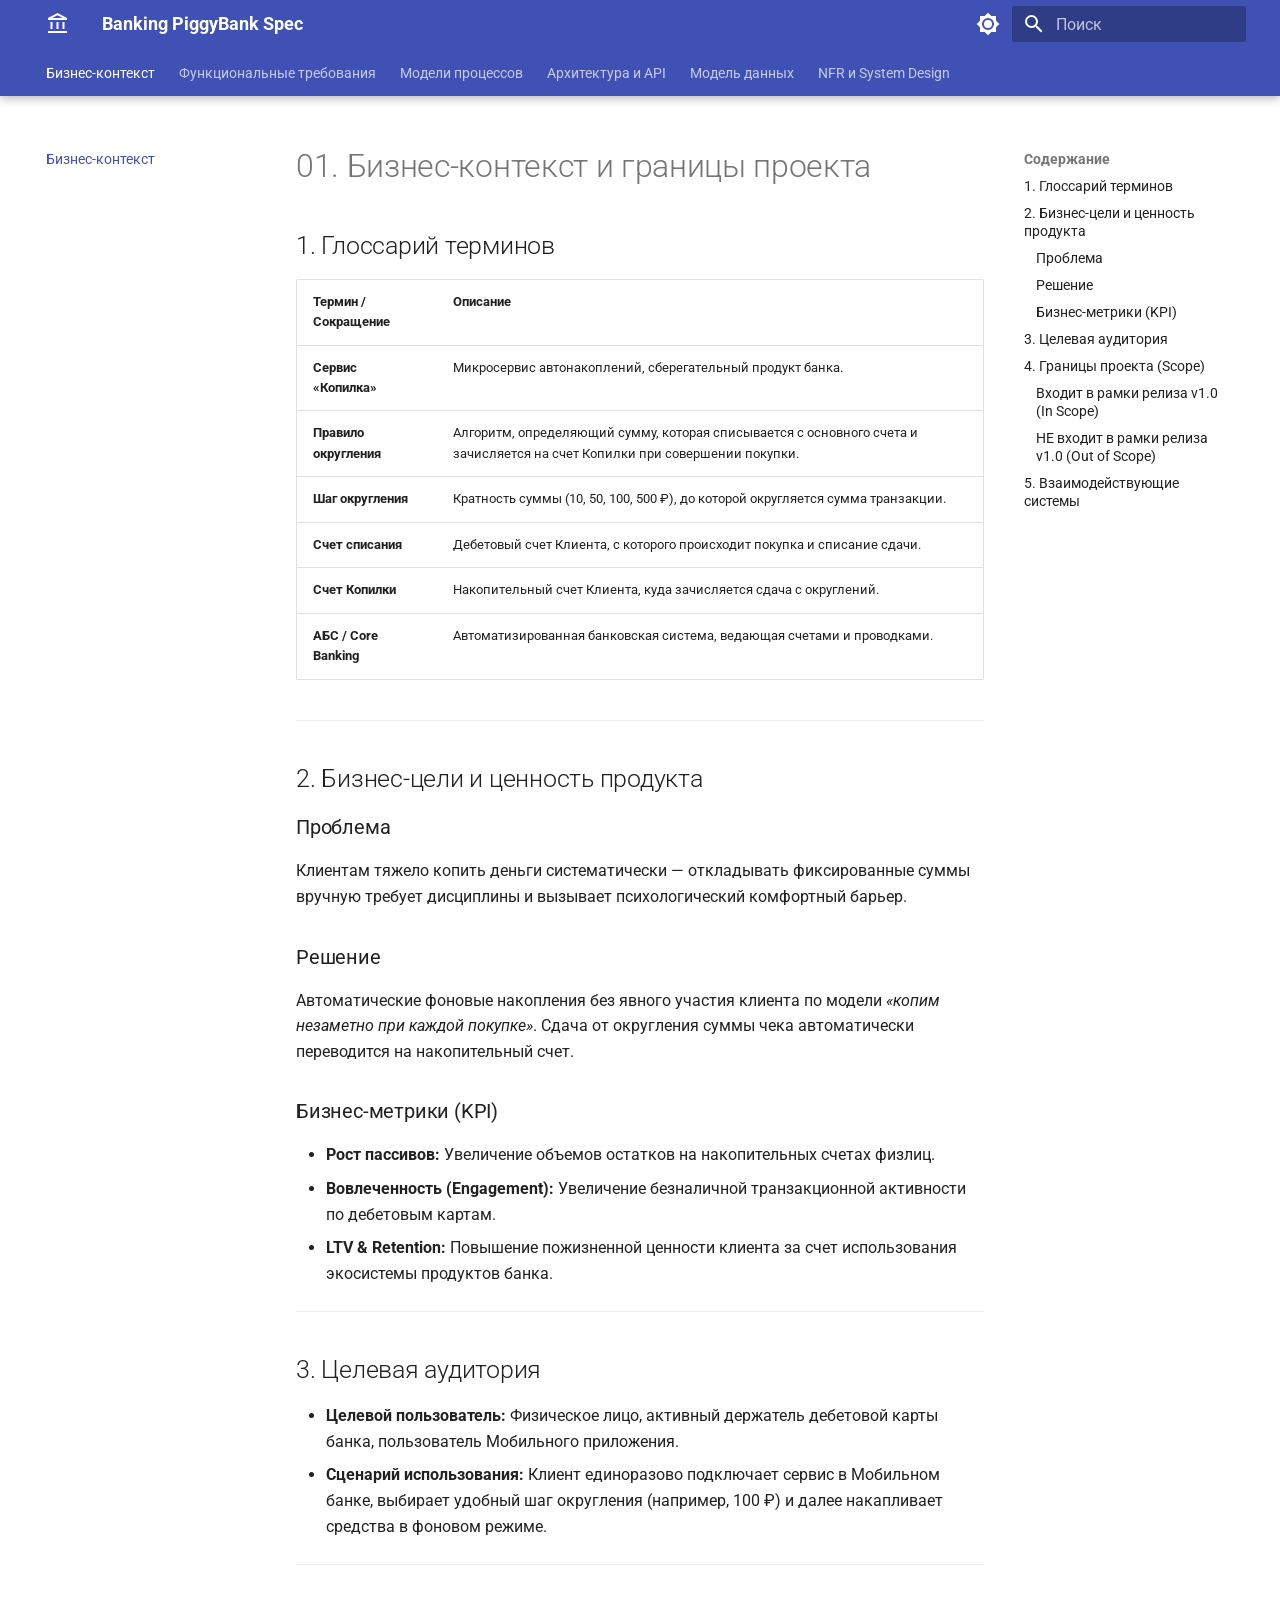
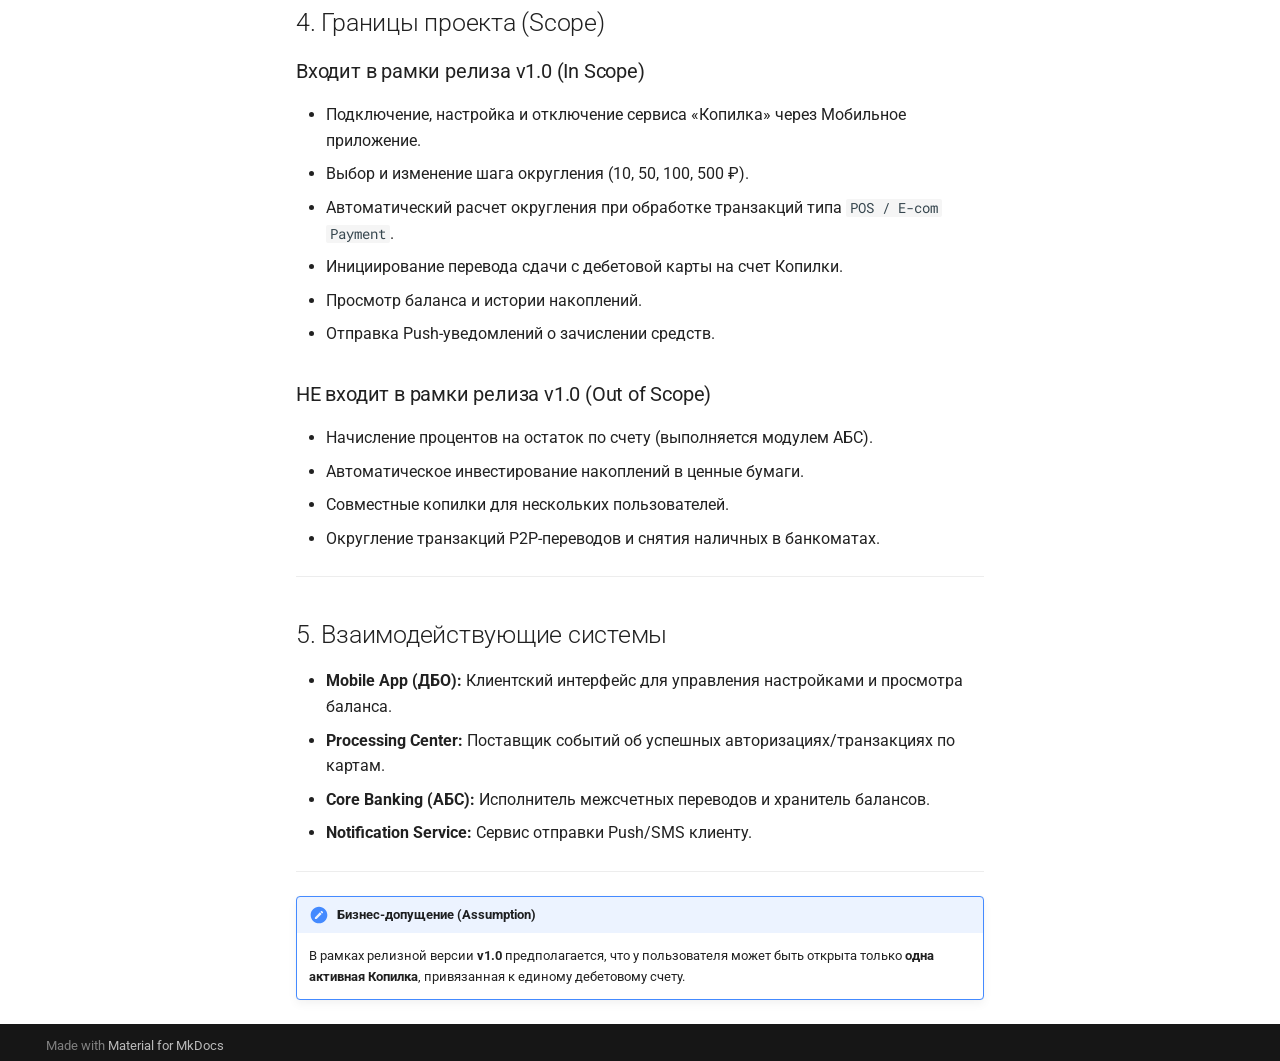
<file: index.html>
<!doctype html>
<html lang="ru" class="no-js">
  <head>
    
      <meta charset="utf-8">
      <meta name="viewport" content="width=device-width,initial-scale=1">
      
        <meta name="description" content="Спецификация и ТЗ для банковского сервиса автонакоплений "Копилка"">
      
      
        <meta name="author" content="Ksenia">
      
      
        <link rel="canonical" href="https://ubivator5000.github.io/banking-piggybank-spec/">
      
      
      
      
        
      
      
      <link rel="icon" href="assets/images/favicon.png">
      <meta name="generator" content="mkdocs-1.6.1, mkdocs-material-9.7.7">
    
    
      
        <title>Banking PiggyBank Spec</title>
      
    
    
      <link rel="stylesheet" href="assets/stylesheets/main.ec1eaa64.min.css">
      
        
        <link rel="stylesheet" href="assets/stylesheets/palette.ab4e12ef.min.css">
      
      


    
    
      
    
    
      
        
        
        <link rel="preconnect" href="https://fonts.gstatic.com" crossorigin>
        <link rel="stylesheet" href="https://fonts.googleapis.com/css?family=Roboto:300,300i,400,400i,700,700i%7CRoboto+Mono:400,400i,700,700i&display=fallback">
        <style>:root{--md-text-font:"Roboto";--md-code-font:"Roboto Mono"}</style>
      
    
    
      <link rel="stylesheet" href="stylesheets/extra.css">
    
    <script>__md_scope=new URL(".",location),__md_hash=e=>[...e].reduce(((e,_)=>(e<<5)-e+_.charCodeAt(0)),0),__md_get=(e,_=localStorage,t=__md_scope)=>JSON.parse(_.getItem(t.pathname+"."+e)),__md_set=(e,_,t=localStorage,a=__md_scope)=>{try{t.setItem(a.pathname+"."+e,JSON.stringify(_))}catch(e){}}</script>
    
      

    
    
  </head>
  
  
    
    
      
    
    
    
    
    <body dir="ltr" data-md-color-scheme="default" data-md-color-primary="indigo" data-md-color-accent="blue">
  
    
    <input class="md-toggle" data-md-toggle="drawer" type="checkbox" id="__drawer" autocomplete="off">
    <input class="md-toggle" data-md-toggle="search" type="checkbox" id="__search" autocomplete="off">
    <label class="md-overlay" for="__drawer"></label>
    <div data-md-component="skip">
      
    </div>
    <div data-md-component="announce">
      
    </div>
    
    
      

  

<header class="md-header md-header--shadow md-header--lifted" data-md-component="header">
  <nav class="md-header__inner md-grid" aria-label="Верхний колонтитул">
    <a href="." title="Banking PiggyBank Spec" class="md-header__button md-logo" aria-label="Banking PiggyBank Spec" data-md-component="logo">
      
  
  <svg xmlns="http://www.w3.org/2000/svg" viewBox="0 0 24 24"><path d="M6.5 10h-2v7h2zm6 0h-2v7h2zm8.5 9H2v2h19zm-2.5-9h-2v7h2zm-7-6.74L16.71 6H6.29zm0-2.26L2 6v2h19V6z"/></svg>

    </a>
    <label class="md-header__button md-icon" for="__drawer">
      
      <svg xmlns="http://www.w3.org/2000/svg" viewBox="0 0 24 24"><path d="M3 6h18v2H3zm0 5h18v2H3zm0 5h18v2H3z"/></svg>
    </label>
    <div class="md-header__title" data-md-component="header-title">
      <div class="md-header__ellipsis">
        <div class="md-header__topic">
          <span class="md-ellipsis">
            Banking PiggyBank Spec
          </span>
        </div>
        <div class="md-header__topic" data-md-component="header-topic">
          <span class="md-ellipsis">
            
              Home
            
          </span>
        </div>
      </div>
    </div>
    
      
        <form class="md-header__option" data-md-component="palette">
  
    
    
    
    <input class="md-option" data-md-color-media="" data-md-color-scheme="default" data-md-color-primary="indigo" data-md-color-accent="blue"  aria-label="Переключить на тёмную тему"  type="radio" name="__palette" id="__palette_0">
    
      <label class="md-header__button md-icon" title="Переключить на тёмную тему" for="__palette_1" hidden>
        <svg xmlns="http://www.w3.org/2000/svg" viewBox="0 0 24 24"><path d="M12 8a4 4 0 0 0-4 4 4 4 0 0 0 4 4 4 4 0 0 0 4-4 4 4 0 0 0-4-4m0 10a6 6 0 0 1-6-6 6 6 0 0 1 6-6 6 6 0 0 1 6 6 6 6 0 0 1-6 6m8-9.31V4h-4.69L12 .69 8.69 4H4v4.69L.69 12 4 15.31V20h4.69L12 23.31 15.31 20H20v-4.69L23.31 12z"/></svg>
      </label>
    
  
    
    
    
    <input class="md-option" data-md-color-media="" data-md-color-scheme="slate" data-md-color-primary="indigo" data-md-color-accent="blue"  aria-label="Переключить на светлую тему"  type="radio" name="__palette" id="__palette_1">
    
      <label class="md-header__button md-icon" title="Переключить на светлую тему" for="__palette_0" hidden>
        <svg xmlns="http://www.w3.org/2000/svg" viewBox="0 0 24 24"><path d="M12 18c-.89 0-1.74-.2-2.5-.55C11.56 16.5 13 14.42 13 12s-1.44-4.5-3.5-5.45C10.26 6.2 11.11 6 12 6a6 6 0 0 1 6 6 6 6 0 0 1-6 6m8-9.31V4h-4.69L12 .69 8.69 4H4v4.69L.69 12 4 15.31V20h4.69L12 23.31 15.31 20H20v-4.69L23.31 12z"/></svg>
      </label>
    
  
</form>
      
    
    
      <script>var palette=__md_get("__palette");if(palette&&palette.color){if("(prefers-color-scheme)"===palette.color.media){var media=matchMedia("(prefers-color-scheme: light)"),input=document.querySelector(media.matches?"[data-md-color-media='(prefers-color-scheme: light)']":"[data-md-color-media='(prefers-color-scheme: dark)']");palette.color.media=input.getAttribute("data-md-color-media"),palette.color.scheme=input.getAttribute("data-md-color-scheme"),palette.color.primary=input.getAttribute("data-md-color-primary"),palette.color.accent=input.getAttribute("data-md-color-accent")}for(var[key,value]of Object.entries(palette.color))document.body.setAttribute("data-md-color-"+key,value)}</script>
    
    
    
      
      
        <label class="md-header__button md-icon" for="__search">
          
          <svg xmlns="http://www.w3.org/2000/svg" viewBox="0 0 24 24"><path d="M9.5 3A6.5 6.5 0 0 1 16 9.5c0 1.61-.59 3.09-1.56 4.23l.27.27h.79l5 5-1.5 1.5-5-5v-.79l-.27-.27A6.52 6.52 0 0 1 9.5 16 6.5 6.5 0 0 1 3 9.5 6.5 6.5 0 0 1 9.5 3m0 2C7 5 5 7 5 9.5S7 14 9.5 14 14 12 14 9.5 12 5 9.5 5"/></svg>
        </label>
        <div class="md-search" data-md-component="search" role="dialog">
  <label class="md-search__overlay" for="__search"></label>
  <div class="md-search__inner" role="search">
    <form class="md-search__form" name="search">
      <input type="text" class="md-search__input" name="query" aria-label="Поиск" placeholder="Поиск" autocapitalize="off" autocorrect="off" autocomplete="off" spellcheck="false" data-md-component="search-query" required>
      <label class="md-search__icon md-icon" for="__search">
        
        <svg xmlns="http://www.w3.org/2000/svg" viewBox="0 0 24 24"><path d="M9.5 3A6.5 6.5 0 0 1 16 9.5c0 1.61-.59 3.09-1.56 4.23l.27.27h.79l5 5-1.5 1.5-5-5v-.79l-.27-.27A6.52 6.52 0 0 1 9.5 16 6.5 6.5 0 0 1 3 9.5 6.5 6.5 0 0 1 9.5 3m0 2C7 5 5 7 5 9.5S7 14 9.5 14 14 12 14 9.5 12 5 9.5 5"/></svg>
        
        <svg xmlns="http://www.w3.org/2000/svg" viewBox="0 0 24 24"><path d="M20 11v2H8l5.5 5.5-1.42 1.42L4.16 12l7.92-7.92L13.5 5.5 8 11z"/></svg>
      </label>
      <nav class="md-search__options" aria-label="Поиск">
        
        <button type="reset" class="md-search__icon md-icon" title="Очистить" aria-label="Очистить" tabindex="-1">
          
          <svg xmlns="http://www.w3.org/2000/svg" viewBox="0 0 24 24"><path d="M19 6.41 17.59 5 12 10.59 6.41 5 5 6.41 10.59 12 5 17.59 6.41 19 12 13.41 17.59 19 19 17.59 13.41 12z"/></svg>
        </button>
      </nav>
      
        <div class="md-search__suggest" data-md-component="search-suggest"></div>
      
    </form>
    <div class="md-search__output">
      <div class="md-search__scrollwrap" tabindex="0" data-md-scrollfix>
        <div class="md-search-result" data-md-component="search-result">
          <div class="md-search-result__meta">
            Инициализация поиска
          </div>
          <ol class="md-search-result__list" role="presentation"></ol>
        </div>
      </div>
    </div>
  </div>
</div>
      
    
    
  </nav>
  
    
      
<nav class="md-tabs" aria-label="Вкладки" data-md-component="tabs">
  <div class="md-grid">
    <ul class="md-tabs__list">
      
        
  
  
  
  
    <li class="md-tabs__item">
      <a href="01-business-context/" class="md-tabs__link">
        
  
  
    
  
  Бизнес-контекст

      </a>
    </li>
  

      
        
  
  
  
  
    <li class="md-tabs__item">
      <a href="02-functional-reqs/" class="md-tabs__link">
        
  
  
    
  
  Функциональные требования

      </a>
    </li>
  

      
        
  
  
  
  
    <li class="md-tabs__item">
      <a href="03-process-models/" class="md-tabs__link">
        
  
  
    
  
  Модели процессов

      </a>
    </li>
  

      
        
  
  
  
  
    <li class="md-tabs__item">
      <a href="04-architecture-api/" class="md-tabs__link">
        
  
  
    
  
  Архитектура и API

      </a>
    </li>
  

      
        
  
  
  
  
    <li class="md-tabs__item">
      <a href="05-data-model/" class="md-tabs__link">
        
  
  
    
  
  Модель данных

      </a>
    </li>
  

      
        
  
  
  
  
    <li class="md-tabs__item">
      <a href="06-non-functional/" class="md-tabs__link">
        
  
  
    
  
  NFR и System Design

      </a>
    </li>
  

      
    </ul>
  </div>
</nav>
    
  
</header>
    
    <div class="md-container" data-md-component="container">
      
      
        
      
      <main class="md-main" data-md-component="main">
        <div class="md-main__inner md-grid">
          
            
              
              <div class="md-sidebar md-sidebar--primary" data-md-component="sidebar" data-md-type="navigation" >
                <div class="md-sidebar__scrollwrap">
                  <div class="md-sidebar__inner">
                    


  


<nav class="md-nav md-nav--primary md-nav--lifted" aria-label="Навигация" data-md-level="0">
  <label class="md-nav__title" for="__drawer">
    <a href="." title="Banking PiggyBank Spec" class="md-nav__button md-logo" aria-label="Banking PiggyBank Spec" data-md-component="logo">
      
  
  <svg xmlns="http://www.w3.org/2000/svg" viewBox="0 0 24 24"><path d="M6.5 10h-2v7h2zm6 0h-2v7h2zm8.5 9H2v2h19zm-2.5-9h-2v7h2zm-7-6.74L16.71 6H6.29zm0-2.26L2 6v2h19V6z"/></svg>

    </a>
    Banking PiggyBank Spec
  </label>
  
  <ul class="md-nav__list" data-md-scrollfix>
    
      
      
  
  
  
  
    <li class="md-nav__item">
      <a href="01-business-context/" class="md-nav__link">
        
  
  
  <span class="md-ellipsis">
    
  
    Бизнес-контекст
  

    
  </span>
  
  

      </a>
    </li>
  

    
      
      
  
  
  
  
    <li class="md-nav__item">
      <a href="02-functional-reqs/" class="md-nav__link">
        
  
  
  <span class="md-ellipsis">
    
  
    Функциональные требования
  

    
  </span>
  
  

      </a>
    </li>
  

    
      
      
  
  
  
  
    <li class="md-nav__item">
      <a href="03-process-models/" class="md-nav__link">
        
  
  
  <span class="md-ellipsis">
    
  
    Модели процессов
  

    
  </span>
  
  

      </a>
    </li>
  

    
      
      
  
  
  
  
    <li class="md-nav__item">
      <a href="04-architecture-api/" class="md-nav__link">
        
  
  
  <span class="md-ellipsis">
    
  
    Архитектура и API
  

    
  </span>
  
  

      </a>
    </li>
  

    
      
      
  
  
  
  
    <li class="md-nav__item">
      <a href="05-data-model/" class="md-nav__link">
        
  
  
  <span class="md-ellipsis">
    
  
    Модель данных
  

    
  </span>
  
  

      </a>
    </li>
  

    
      
      
  
  
  
  
    <li class="md-nav__item">
      <a href="06-non-functional/" class="md-nav__link">
        
  
  
  <span class="md-ellipsis">
    
  
    NFR и System Design
  

    
  </span>
  
  

      </a>
    </li>
  

    
  </ul>
</nav>
                  </div>
                </div>
              </div>
            
            
              
              <div class="md-sidebar md-sidebar--secondary" data-md-component="sidebar" data-md-type="toc" >
                <div class="md-sidebar__scrollwrap">
                  <div class="md-sidebar__inner">
                    

<nav class="md-nav md-nav--secondary" aria-label="Содержание">
  
  
  
  
</nav>
                  </div>
                </div>
              </div>
            
          
          
            <div class="md-content" data-md-component="content">
              
              <article class="md-content__inner md-typeset">
                
                  



  <h1>Home</h1>

<p><meta http-equiv="refresh" content="0; url=01-business-context/"></p>












                
              </article>
            </div>
          
          
<script>var target=document.getElementById(location.hash.slice(1));target&&target.name&&(target.checked=target.name.startsWith("__tabbed_"))</script>
        </div>
        
          <button type="button" class="md-top md-icon" data-md-component="top" hidden>
  
  <svg xmlns="http://www.w3.org/2000/svg" viewBox="0 0 24 24"><path d="M13 20h-2V8l-5.5 5.5-1.42-1.42L12 4.16l7.92 7.92-1.42 1.42L13 8z"/></svg>
  К началу
</button>
        
      </main>
      
        <footer class="md-footer">
  
  <div class="md-footer-meta md-typeset">
    <div class="md-footer-meta__inner md-grid">
      <div class="md-copyright">
  
  
    Made with
    <a href="https://squidfunk.github.io/mkdocs-material/" target="_blank" rel="noopener">
      Material for MkDocs
    </a>
  
</div>
      
    </div>
  </div>
</footer>
      
    </div>
    <div class="md-dialog" data-md-component="dialog">
      <div class="md-dialog__inner md-typeset"></div>
    </div>
    
    
    
      
      
      <script id="__config" type="application/json">{"annotate": null, "base": ".", "features": ["navigation.instant", "navigation.tracking", "navigation.tabs", "navigation.tabs.sticky", "navigation.sections", "navigation.expand", "navigation.top", "search.suggest", "search.highlight", "content.code.copy", "content.code.annotate"], "search": "assets/javascripts/workers/search.2c215733.min.js", "tags": null, "translations": {"clipboard.copied": "\u0421\u043a\u043e\u043f\u0438\u0440\u043e\u0432\u0430\u043d\u043e \u0432 \u0431\u0443\u0444\u0435\u0440", "clipboard.copy": "\u041a\u043e\u043f\u0438\u0440\u043e\u0432\u0430\u0442\u044c \u0432 \u0431\u0443\u0444\u0435\u0440", "search.result.more.one": "\u0415\u0449\u0451 1 \u043d\u0430 \u044d\u0442\u043e\u0439 \u0441\u0442\u0440\u0430\u043d\u0438\u0446\u0435", "search.result.more.other": "\u0415\u0449\u0451 # \u043d\u0430 \u044d\u0442\u043e\u0439 \u0441\u0442\u0440\u0430\u043d\u0438\u0446\u0435", "search.result.none": "\u0421\u043e\u0432\u043f\u0430\u0434\u0435\u043d\u0438\u0439 \u043d\u0435 \u043d\u0430\u0439\u0434\u0435\u043d\u043e", "search.result.one": "\u041d\u0430\u0439\u0434\u0435\u043d\u043e 1 \u0441\u043e\u0432\u043f\u0430\u0434\u0435\u043d\u0438\u0435", "search.result.other": "\u041d\u0430\u0439\u0434\u0435\u043d\u043e \u0441\u043e\u0432\u043f\u0430\u0434\u0435\u043d\u0438\u0439: #", "search.result.placeholder": "\u041d\u0430\u0447\u043d\u0438\u0442\u0435 \u043f\u0435\u0447\u0430\u0442\u0430\u0442\u044c \u0434\u043b\u044f \u043f\u043e\u0438\u0441\u043a\u0430", "search.result.term.missing": "\u041e\u0442\u0441\u0443\u0442\u0441\u0442\u0432\u0443\u0435\u0442", "select.version": "\u0412\u044b\u0431\u0435\u0440\u0438\u0442\u0435 \u0432\u0435\u0440\u0441\u0438\u044e"}, "version": null}</script>
    
    
      <script src="assets/javascripts/bundle.d7400e89.min.js"></script>
      
    
  </body>
</html>
</file>
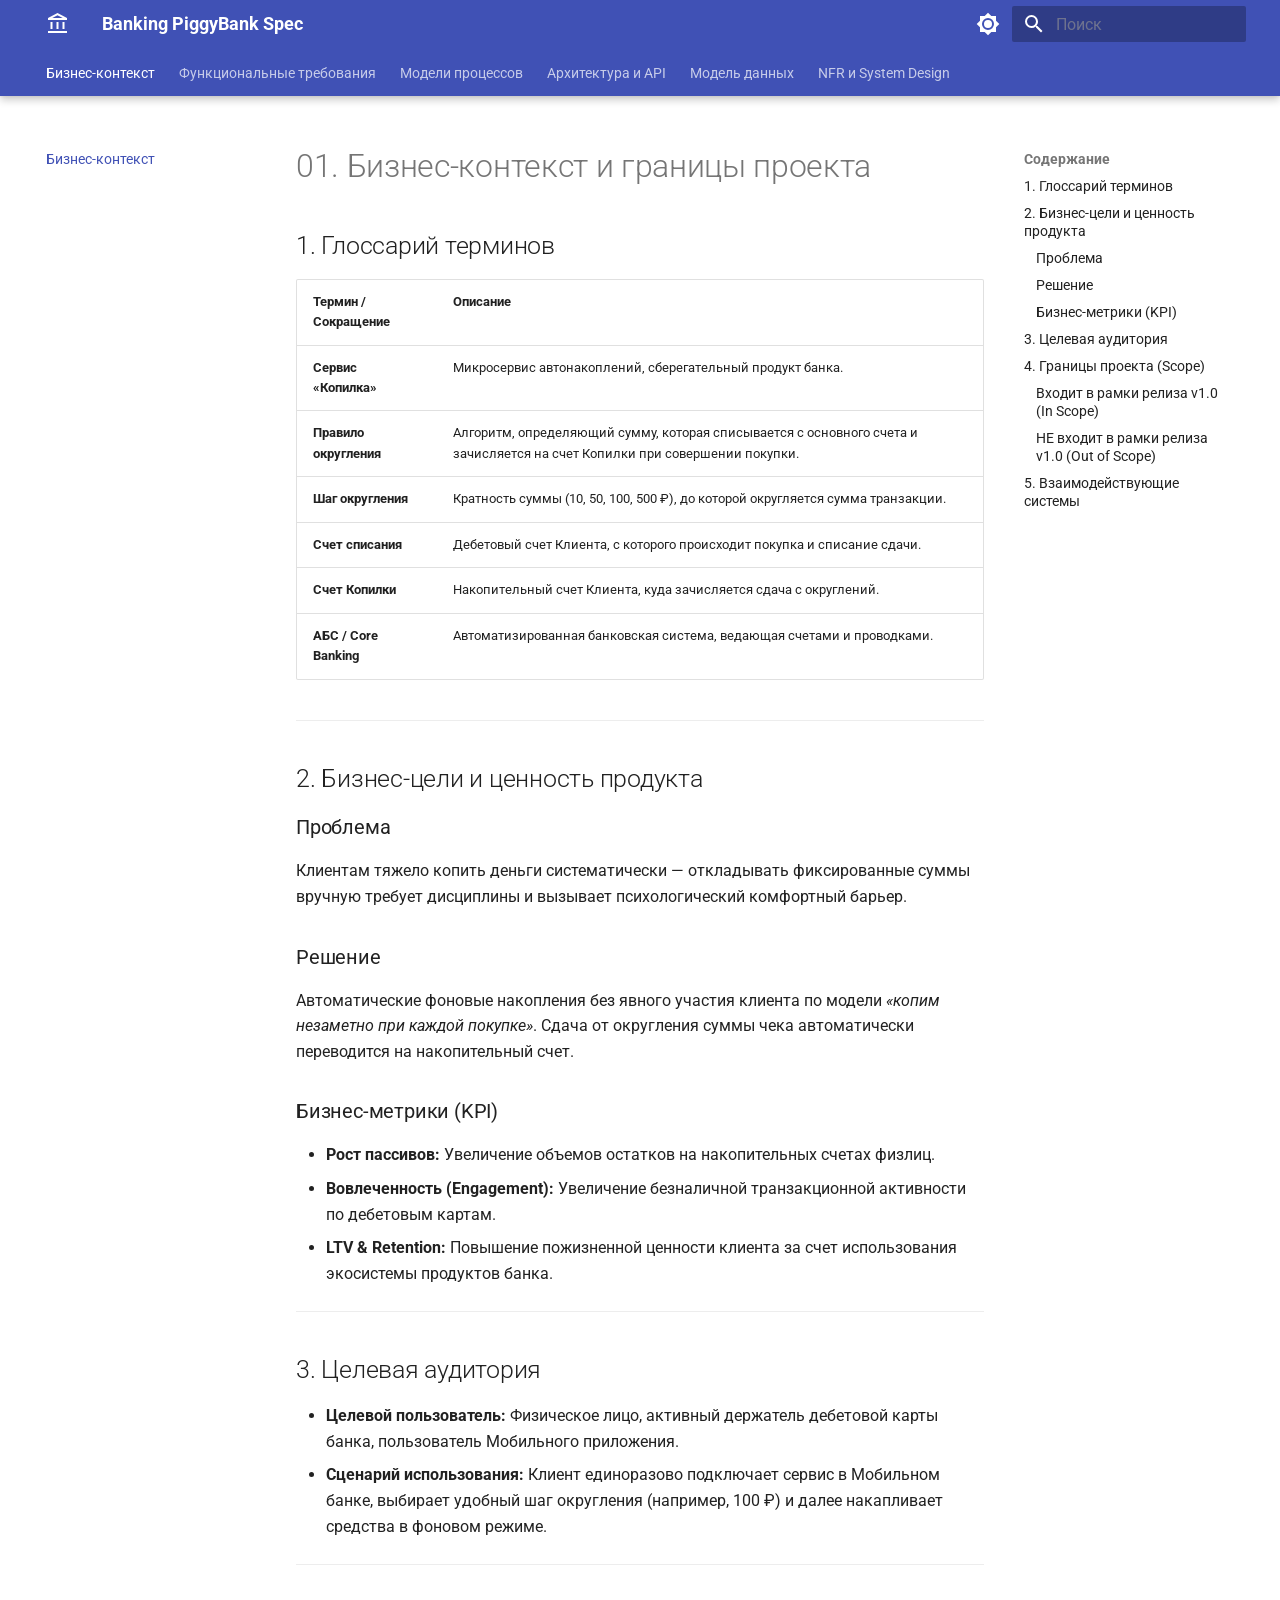
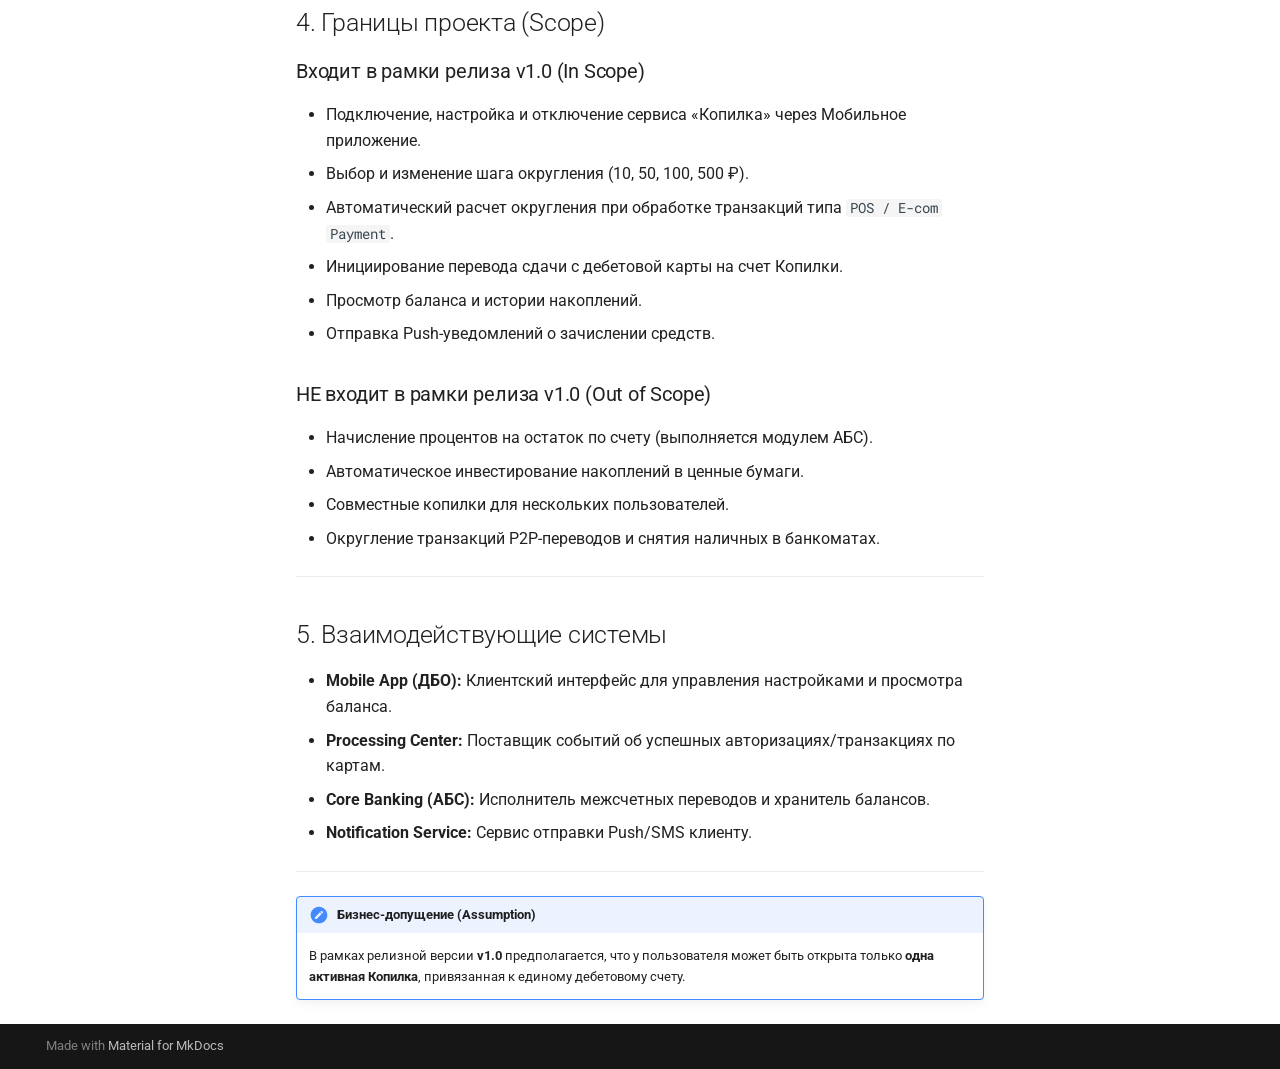
<file: 01-business-context/index.html>
<!doctype html>
<html lang="ru" class="no-js">
  <head>
    
      <meta charset="utf-8">
      <meta name="viewport" content="width=device-width,initial-scale=1">
      
        <meta name="description" content="Спецификация и ТЗ для банковского сервиса автонакоплений "Копилка"">
      
      
        <meta name="author" content="Ksenia">
      
      
        <link rel="canonical" href="https://ubivator5000.github.io/banking-piggybank-spec/01-business-context/">
      
      
      
        <link rel="next" href="../02-functional-reqs/">
      
      
        
      
      
      <link rel="icon" href="../assets/images/favicon.png">
      <meta name="generator" content="mkdocs-1.6.1, mkdocs-material-9.7.7">
    
    
      
        <title>Бизнес-контекст - Banking PiggyBank Spec</title>
      
    
    
      <link rel="stylesheet" href="../assets/stylesheets/main.ec1eaa64.min.css">
      
        
        <link rel="stylesheet" href="../assets/stylesheets/palette.ab4e12ef.min.css">
      
      


    
    
      
    
    
      
        
        
        <link rel="preconnect" href="https://fonts.gstatic.com" crossorigin>
        <link rel="stylesheet" href="https://fonts.googleapis.com/css?family=Roboto:300,300i,400,400i,700,700i%7CRoboto+Mono:400,400i,700,700i&display=fallback">
        <style>:root{--md-text-font:"Roboto";--md-code-font:"Roboto Mono"}</style>
      
    
    
      <link rel="stylesheet" href="../stylesheets/extra.css">
    
    <script>__md_scope=new URL("..",location),__md_hash=e=>[...e].reduce(((e,_)=>(e<<5)-e+_.charCodeAt(0)),0),__md_get=(e,_=localStorage,t=__md_scope)=>JSON.parse(_.getItem(t.pathname+"."+e)),__md_set=(e,_,t=localStorage,a=__md_scope)=>{try{t.setItem(a.pathname+"."+e,JSON.stringify(_))}catch(e){}}</script>
    
      

    
    
  </head>
  
  
    
    
      
    
    
    
    
    <body dir="ltr" data-md-color-scheme="default" data-md-color-primary="indigo" data-md-color-accent="blue">
  
    
    <input class="md-toggle" data-md-toggle="drawer" type="checkbox" id="__drawer" autocomplete="off">
    <input class="md-toggle" data-md-toggle="search" type="checkbox" id="__search" autocomplete="off">
    <label class="md-overlay" for="__drawer"></label>
    <div data-md-component="skip">
      
        
        <a href="#01-" class="md-skip">
          Перейти к содержанию
        </a>
      
    </div>
    <div data-md-component="announce">
      
    </div>
    
    
      

  

<header class="md-header md-header--shadow md-header--lifted" data-md-component="header">
  <nav class="md-header__inner md-grid" aria-label="Верхний колонтитул">
    <a href=".." title="Banking PiggyBank Spec" class="md-header__button md-logo" aria-label="Banking PiggyBank Spec" data-md-component="logo">
      
  
  <svg xmlns="http://www.w3.org/2000/svg" viewBox="0 0 24 24"><path d="M6.5 10h-2v7h2zm6 0h-2v7h2zm8.5 9H2v2h19zm-2.5-9h-2v7h2zm-7-6.74L16.71 6H6.29zm0-2.26L2 6v2h19V6z"/></svg>

    </a>
    <label class="md-header__button md-icon" for="__drawer">
      
      <svg xmlns="http://www.w3.org/2000/svg" viewBox="0 0 24 24"><path d="M3 6h18v2H3zm0 5h18v2H3zm0 5h18v2H3z"/></svg>
    </label>
    <div class="md-header__title" data-md-component="header-title">
      <div class="md-header__ellipsis">
        <div class="md-header__topic">
          <span class="md-ellipsis">
            Banking PiggyBank Spec
          </span>
        </div>
        <div class="md-header__topic" data-md-component="header-topic">
          <span class="md-ellipsis">
            
              Бизнес-контекст
            
          </span>
        </div>
      </div>
    </div>
    
      
        <form class="md-header__option" data-md-component="palette">
  
    
    
    
    <input class="md-option" data-md-color-media="" data-md-color-scheme="default" data-md-color-primary="indigo" data-md-color-accent="blue"  aria-label="Переключить на тёмную тему"  type="radio" name="__palette" id="__palette_0">
    
      <label class="md-header__button md-icon" title="Переключить на тёмную тему" for="__palette_1" hidden>
        <svg xmlns="http://www.w3.org/2000/svg" viewBox="0 0 24 24"><path d="M12 8a4 4 0 0 0-4 4 4 4 0 0 0 4 4 4 4 0 0 0 4-4 4 4 0 0 0-4-4m0 10a6 6 0 0 1-6-6 6 6 0 0 1 6-6 6 6 0 0 1 6 6 6 6 0 0 1-6 6m8-9.31V4h-4.69L12 .69 8.69 4H4v4.69L.69 12 4 15.31V20h4.69L12 23.31 15.31 20H20v-4.69L23.31 12z"/></svg>
      </label>
    
  
    
    
    
    <input class="md-option" data-md-color-media="" data-md-color-scheme="slate" data-md-color-primary="indigo" data-md-color-accent="blue"  aria-label="Переключить на светлую тему"  type="radio" name="__palette" id="__palette_1">
    
      <label class="md-header__button md-icon" title="Переключить на светлую тему" for="__palette_0" hidden>
        <svg xmlns="http://www.w3.org/2000/svg" viewBox="0 0 24 24"><path d="M12 18c-.89 0-1.74-.2-2.5-.55C11.56 16.5 13 14.42 13 12s-1.44-4.5-3.5-5.45C10.26 6.2 11.11 6 12 6a6 6 0 0 1 6 6 6 6 0 0 1-6 6m8-9.31V4h-4.69L12 .69 8.69 4H4v4.69L.69 12 4 15.31V20h4.69L12 23.31 15.31 20H20v-4.69L23.31 12z"/></svg>
      </label>
    
  
</form>
      
    
    
      <script>var palette=__md_get("__palette");if(palette&&palette.color){if("(prefers-color-scheme)"===palette.color.media){var media=matchMedia("(prefers-color-scheme: light)"),input=document.querySelector(media.matches?"[data-md-color-media='(prefers-color-scheme: light)']":"[data-md-color-media='(prefers-color-scheme: dark)']");palette.color.media=input.getAttribute("data-md-color-media"),palette.color.scheme=input.getAttribute("data-md-color-scheme"),palette.color.primary=input.getAttribute("data-md-color-primary"),palette.color.accent=input.getAttribute("data-md-color-accent")}for(var[key,value]of Object.entries(palette.color))document.body.setAttribute("data-md-color-"+key,value)}</script>
    
    
    
      
      
        <label class="md-header__button md-icon" for="__search">
          
          <svg xmlns="http://www.w3.org/2000/svg" viewBox="0 0 24 24"><path d="M9.5 3A6.5 6.5 0 0 1 16 9.5c0 1.61-.59 3.09-1.56 4.23l.27.27h.79l5 5-1.5 1.5-5-5v-.79l-.27-.27A6.52 6.52 0 0 1 9.5 16 6.5 6.5 0 0 1 3 9.5 6.5 6.5 0 0 1 9.5 3m0 2C7 5 5 7 5 9.5S7 14 9.5 14 14 12 14 9.5 12 5 9.5 5"/></svg>
        </label>
        <div class="md-search" data-md-component="search" role="dialog">
  <label class="md-search__overlay" for="__search"></label>
  <div class="md-search__inner" role="search">
    <form class="md-search__form" name="search">
      <input type="text" class="md-search__input" name="query" aria-label="Поиск" placeholder="Поиск" autocapitalize="off" autocorrect="off" autocomplete="off" spellcheck="false" data-md-component="search-query" required>
      <label class="md-search__icon md-icon" for="__search">
        
        <svg xmlns="http://www.w3.org/2000/svg" viewBox="0 0 24 24"><path d="M9.5 3A6.5 6.5 0 0 1 16 9.5c0 1.61-.59 3.09-1.56 4.23l.27.27h.79l5 5-1.5 1.5-5-5v-.79l-.27-.27A6.52 6.52 0 0 1 9.5 16 6.5 6.5 0 0 1 3 9.5 6.5 6.5 0 0 1 9.5 3m0 2C7 5 5 7 5 9.5S7 14 9.5 14 14 12 14 9.5 12 5 9.5 5"/></svg>
        
        <svg xmlns="http://www.w3.org/2000/svg" viewBox="0 0 24 24"><path d="M20 11v2H8l5.5 5.5-1.42 1.42L4.16 12l7.92-7.92L13.5 5.5 8 11z"/></svg>
      </label>
      <nav class="md-search__options" aria-label="Поиск">
        
        <button type="reset" class="md-search__icon md-icon" title="Очистить" aria-label="Очистить" tabindex="-1">
          
          <svg xmlns="http://www.w3.org/2000/svg" viewBox="0 0 24 24"><path d="M19 6.41 17.59 5 12 10.59 6.41 5 5 6.41 10.59 12 5 17.59 6.41 19 12 13.41 17.59 19 19 17.59 13.41 12z"/></svg>
        </button>
      </nav>
      
        <div class="md-search__suggest" data-md-component="search-suggest"></div>
      
    </form>
    <div class="md-search__output">
      <div class="md-search__scrollwrap" tabindex="0" data-md-scrollfix>
        <div class="md-search-result" data-md-component="search-result">
          <div class="md-search-result__meta">
            Инициализация поиска
          </div>
          <ol class="md-search-result__list" role="presentation"></ol>
        </div>
      </div>
    </div>
  </div>
</div>
      
    
    
  </nav>
  
    
      
<nav class="md-tabs" aria-label="Вкладки" data-md-component="tabs">
  <div class="md-grid">
    <ul class="md-tabs__list">
      
        
  
  
  
    
  
  
    <li class="md-tabs__item md-tabs__item--active">
      <a href="./" class="md-tabs__link">
        
  
  
    
  
  Бизнес-контекст

      </a>
    </li>
  

      
        
  
  
  
  
    <li class="md-tabs__item">
      <a href="../02-functional-reqs/" class="md-tabs__link">
        
  
  
    
  
  Функциональные требования

      </a>
    </li>
  

      
        
  
  
  
  
    <li class="md-tabs__item">
      <a href="../03-process-models/" class="md-tabs__link">
        
  
  
    
  
  Модели процессов

      </a>
    </li>
  

      
        
  
  
  
  
    <li class="md-tabs__item">
      <a href="../04-architecture-api/" class="md-tabs__link">
        
  
  
    
  
  Архитектура и API

      </a>
    </li>
  

      
        
  
  
  
  
    <li class="md-tabs__item">
      <a href="../05-data-model/" class="md-tabs__link">
        
  
  
    
  
  Модель данных

      </a>
    </li>
  

      
        
  
  
  
  
    <li class="md-tabs__item">
      <a href="../06-non-functional/" class="md-tabs__link">
        
  
  
    
  
  NFR и System Design

      </a>
    </li>
  

      
    </ul>
  </div>
</nav>
    
  
</header>
    
    <div class="md-container" data-md-component="container">
      
      
        
      
      <main class="md-main" data-md-component="main">
        <div class="md-main__inner md-grid">
          
            
              
              <div class="md-sidebar md-sidebar--primary" data-md-component="sidebar" data-md-type="navigation" >
                <div class="md-sidebar__scrollwrap">
                  <div class="md-sidebar__inner">
                    


  


<nav class="md-nav md-nav--primary md-nav--lifted" aria-label="Навигация" data-md-level="0">
  <label class="md-nav__title" for="__drawer">
    <a href=".." title="Banking PiggyBank Spec" class="md-nav__button md-logo" aria-label="Banking PiggyBank Spec" data-md-component="logo">
      
  
  <svg xmlns="http://www.w3.org/2000/svg" viewBox="0 0 24 24"><path d="M6.5 10h-2v7h2zm6 0h-2v7h2zm8.5 9H2v2h19zm-2.5-9h-2v7h2zm-7-6.74L16.71 6H6.29zm0-2.26L2 6v2h19V6z"/></svg>

    </a>
    Banking PiggyBank Spec
  </label>
  
  <ul class="md-nav__list" data-md-scrollfix>
    
      
      
  
  
    
  
  
  
    <li class="md-nav__item md-nav__item--active">
      
      <input class="md-nav__toggle md-toggle" type="checkbox" id="__toc">
      
      
        
      
      
        <label class="md-nav__link md-nav__link--active" for="__toc">
          
  
  
  <span class="md-ellipsis">
    
  
    Бизнес-контекст
  

    
  </span>
  
  

          <span class="md-nav__icon md-icon"></span>
        </label>
      
      <a href="./" class="md-nav__link md-nav__link--active">
        
  
  
  <span class="md-ellipsis">
    
  
    Бизнес-контекст
  

    
  </span>
  
  

      </a>
      
        

<nav class="md-nav md-nav--secondary" aria-label="Содержание">
  
  
  
    
  
  
    <label class="md-nav__title" for="__toc">
      <span class="md-nav__icon md-icon"></span>
      Содержание
    </label>
    <ul class="md-nav__list" data-md-component="toc" data-md-scrollfix>
      
        <li class="md-nav__item">
  <a href="#1" class="md-nav__link">
    <span class="md-ellipsis">
      
        1. Глоссарий терминов
      
    </span>
  </a>
  
</li>
      
        <li class="md-nav__item">
  <a href="#2-" class="md-nav__link">
    <span class="md-ellipsis">
      
        2. Бизнес-цели и ценность продукта
      
    </span>
  </a>
  
    <nav class="md-nav" aria-label="2. Бизнес-цели и ценность продукта">
      <ul class="md-nav__list">
        
          <li class="md-nav__item">
  <a href="#_1" class="md-nav__link">
    <span class="md-ellipsis">
      
        Проблема
      
    </span>
  </a>
  
</li>
        
          <li class="md-nav__item">
  <a href="#_2" class="md-nav__link">
    <span class="md-ellipsis">
      
        Решение
      
    </span>
  </a>
  
</li>
        
          <li class="md-nav__item">
  <a href="#-kpi" class="md-nav__link">
    <span class="md-ellipsis">
      
        Бизнес-метрики (KPI)
      
    </span>
  </a>
  
</li>
        
      </ul>
    </nav>
  
</li>
      
        <li class="md-nav__item">
  <a href="#3" class="md-nav__link">
    <span class="md-ellipsis">
      
        3. Целевая аудитория
      
    </span>
  </a>
  
</li>
      
        <li class="md-nav__item">
  <a href="#4-scope" class="md-nav__link">
    <span class="md-ellipsis">
      
        4. Границы проекта (Scope)
      
    </span>
  </a>
  
    <nav class="md-nav" aria-label="4. Границы проекта (Scope)">
      <ul class="md-nav__list">
        
          <li class="md-nav__item">
  <a href="#v10-in-scope" class="md-nav__link">
    <span class="md-ellipsis">
      
        Входит в рамки релиза v1.0 (In Scope)
      
    </span>
  </a>
  
</li>
        
          <li class="md-nav__item">
  <a href="#v10-out-of-scope" class="md-nav__link">
    <span class="md-ellipsis">
      
        НЕ входит в рамки релиза v1.0 (Out of Scope)
      
    </span>
  </a>
  
</li>
        
      </ul>
    </nav>
  
</li>
      
        <li class="md-nav__item">
  <a href="#5" class="md-nav__link">
    <span class="md-ellipsis">
      
        5. Взаимодействующие системы
      
    </span>
  </a>
  
</li>
      
    </ul>
  
</nav>
      
    </li>
  

    
      
      
  
  
  
  
    <li class="md-nav__item">
      <a href="../02-functional-reqs/" class="md-nav__link">
        
  
  
  <span class="md-ellipsis">
    
  
    Функциональные требования
  

    
  </span>
  
  

      </a>
    </li>
  

    
      
      
  
  
  
  
    <li class="md-nav__item">
      <a href="../03-process-models/" class="md-nav__link">
        
  
  
  <span class="md-ellipsis">
    
  
    Модели процессов
  

    
  </span>
  
  

      </a>
    </li>
  

    
      
      
  
  
  
  
    <li class="md-nav__item">
      <a href="../04-architecture-api/" class="md-nav__link">
        
  
  
  <span class="md-ellipsis">
    
  
    Архитектура и API
  

    
  </span>
  
  

      </a>
    </li>
  

    
      
      
  
  
  
  
    <li class="md-nav__item">
      <a href="../05-data-model/" class="md-nav__link">
        
  
  
  <span class="md-ellipsis">
    
  
    Модель данных
  

    
  </span>
  
  

      </a>
    </li>
  

    
      
      
  
  
  
  
    <li class="md-nav__item">
      <a href="../06-non-functional/" class="md-nav__link">
        
  
  
  <span class="md-ellipsis">
    
  
    NFR и System Design
  

    
  </span>
  
  

      </a>
    </li>
  

    
  </ul>
</nav>
                  </div>
                </div>
              </div>
            
            
              
              <div class="md-sidebar md-sidebar--secondary" data-md-component="sidebar" data-md-type="toc" >
                <div class="md-sidebar__scrollwrap">
                  <div class="md-sidebar__inner">
                    

<nav class="md-nav md-nav--secondary" aria-label="Содержание">
  
  
  
    
  
  
    <label class="md-nav__title" for="__toc">
      <span class="md-nav__icon md-icon"></span>
      Содержание
    </label>
    <ul class="md-nav__list" data-md-component="toc" data-md-scrollfix>
      
        <li class="md-nav__item">
  <a href="#1" class="md-nav__link">
    <span class="md-ellipsis">
      
        1. Глоссарий терминов
      
    </span>
  </a>
  
</li>
      
        <li class="md-nav__item">
  <a href="#2-" class="md-nav__link">
    <span class="md-ellipsis">
      
        2. Бизнес-цели и ценность продукта
      
    </span>
  </a>
  
    <nav class="md-nav" aria-label="2. Бизнес-цели и ценность продукта">
      <ul class="md-nav__list">
        
          <li class="md-nav__item">
  <a href="#_1" class="md-nav__link">
    <span class="md-ellipsis">
      
        Проблема
      
    </span>
  </a>
  
</li>
        
          <li class="md-nav__item">
  <a href="#_2" class="md-nav__link">
    <span class="md-ellipsis">
      
        Решение
      
    </span>
  </a>
  
</li>
        
          <li class="md-nav__item">
  <a href="#-kpi" class="md-nav__link">
    <span class="md-ellipsis">
      
        Бизнес-метрики (KPI)
      
    </span>
  </a>
  
</li>
        
      </ul>
    </nav>
  
</li>
      
        <li class="md-nav__item">
  <a href="#3" class="md-nav__link">
    <span class="md-ellipsis">
      
        3. Целевая аудитория
      
    </span>
  </a>
  
</li>
      
        <li class="md-nav__item">
  <a href="#4-scope" class="md-nav__link">
    <span class="md-ellipsis">
      
        4. Границы проекта (Scope)
      
    </span>
  </a>
  
    <nav class="md-nav" aria-label="4. Границы проекта (Scope)">
      <ul class="md-nav__list">
        
          <li class="md-nav__item">
  <a href="#v10-in-scope" class="md-nav__link">
    <span class="md-ellipsis">
      
        Входит в рамки релиза v1.0 (In Scope)
      
    </span>
  </a>
  
</li>
        
          <li class="md-nav__item">
  <a href="#v10-out-of-scope" class="md-nav__link">
    <span class="md-ellipsis">
      
        НЕ входит в рамки релиза v1.0 (Out of Scope)
      
    </span>
  </a>
  
</li>
        
      </ul>
    </nav>
  
</li>
      
        <li class="md-nav__item">
  <a href="#5" class="md-nav__link">
    <span class="md-ellipsis">
      
        5. Взаимодействующие системы
      
    </span>
  </a>
  
</li>
      
    </ul>
  
</nav>
                  </div>
                </div>
              </div>
            
          
          
            <div class="md-content" data-md-component="content">
              
              <article class="md-content__inner md-typeset">
                
                  



<h1 id="01-">01. Бизнес-контекст и границы проекта</h1>
<h2 id="1">1. Глоссарий терминов</h2>
<table>
<thead>
<tr>
<th style="text-align: left;">Термин / Сокращение</th>
<th style="text-align: left;">Описание</th>
</tr>
</thead>
<tbody>
<tr>
<td style="text-align: left;"><strong>Сервис «Копилка»</strong></td>
<td style="text-align: left;">Микросервис автонакоплений, сберегательный продукт банка.</td>
</tr>
<tr>
<td style="text-align: left;"><strong>Правило округления</strong></td>
<td style="text-align: left;">Алгоритм, определяющий сумму, которая списывается с основного счета и зачисляется на счет Копилки при совершении покупки.</td>
</tr>
<tr>
<td style="text-align: left;"><strong>Шаг округления</strong></td>
<td style="text-align: left;">Кратность суммы (10, 50, 100, 500 ₽), до которой округляется сумма транзакции.</td>
</tr>
<tr>
<td style="text-align: left;"><strong>Счет списания</strong></td>
<td style="text-align: left;">Дебетовый счет Клиента, с которого происходит покупка и списание сдачи.</td>
</tr>
<tr>
<td style="text-align: left;"><strong>Счет Копилки</strong></td>
<td style="text-align: left;">Накопительный счет Клиента, куда зачисляется сдача с округлений.</td>
</tr>
<tr>
<td style="text-align: left;"><strong>АБС / Core Banking</strong></td>
<td style="text-align: left;">Автоматизированная банковская система, ведающая счетами и проводками.</td>
</tr>
</tbody>
</table>
<hr />
<h2 id="2-">2. Бизнес-цели и ценность продукта</h2>
<h3 id="_1">Проблема</h3>
<p>Клиентам тяжело копить деньги систематически — откладывать фиксированные суммы вручную требует дисциплины и вызывает психологический комфортный барьер.</p>
<h3 id="_2">Решение</h3>
<p>Автоматические фоновые накопления без явного участия клиента по модели <em>«копим незаметно при каждой покупке»</em>. Сдача от округления суммы чекa автоматически переводится на накопительный счет.</p>
<h3 id="-kpi">Бизнес-метрики (KPI)</h3>
<ul>
<li><strong>Рост пассивов:</strong> Увеличение объемов остатков на накопительных счетах физлиц.</li>
<li><strong>Вовлеченность (Engagement):</strong> Увеличение безналичной транзакционной активности по дебетовым картам.</li>
<li><strong>LTV &amp; Retention:</strong> Повышение пожизненной ценности клиента за счет использования экосистемы продуктов банка.</li>
</ul>
<hr />
<h2 id="3">3. Целевая аудитория</h2>
<ul>
<li><strong>Целевой пользователь:</strong> Физическое лицо, активный держатель дебетовой карты банка, пользователь Мобильного приложения.</li>
<li><strong>Cценарий использования:</strong> Клиент единоразово подключает сервис в Мобильном банке, выбирает удобный шаг округления (например, 100 ₽) и далее накапливает средства в фоновом режиме.</li>
</ul>
<hr />
<h2 id="4-scope">4. Границы проекта (Scope)</h2>
<h3 id="v10-in-scope">Входит в рамки релиза v1.0 (In Scope)</h3>
<ul>
<li>Подключение, настройка и отключение сервиса «Копилка» через Мобильное приложение.</li>
<li>Выбор и изменение шага округления (10, 50, 100, 500 ₽).</li>
<li>Автоматический расчет округления при обработке транзакций типа <code>POS / E-com Payment</code>.</li>
<li>Инициирование перевода сдачи с дебетовой карты на счет Копилки.</li>
<li>Просмотр баланса и истории накоплений.</li>
<li>Отправка Push-уведомлений о зачислении средств.</li>
</ul>
<h3 id="v10-out-of-scope">НЕ входит в рамки релиза v1.0 (Out of Scope)</h3>
<ul>
<li>Начисление процентов на остаток по счету (выполняется модулем АБС).</li>
<li>Автоматическое инвестирование накоплений в ценные бумаги.</li>
<li>Совместные копилки для нескольких пользователей.</li>
<li>Округление транзакций P2P-переводов и снятия наличных в банкоматах.</li>
</ul>
<hr />
<h2 id="5">5. Взаимодействующие системы</h2>
<ul>
<li><strong>Mobile App (ДБО):</strong> Клиентский интерфейс для управления настройками и просмотра баланса.</li>
<li><strong>Processing Center:</strong> Поставщик событий об успешных авторизациях/транзакциях по картам.</li>
<li><strong>Core Banking (АБС):</strong> Исполнитель межсчетных переводов и хранитель балансов.</li>
<li><strong>Notification Service:</strong> Сервис отправки Push/SMS клиенту.</li>
</ul>
<hr />
<div class="admonition note">
<p class="admonition-title">Бизнес-допущение (Assumption)</p>
<p>В рамках релизной версии <strong>v1.0</strong> предполагается, что у пользователя может быть открыта только <strong>одна активная Копилка</strong>, привязанная к единому дебетовому счету.</p>
</div>












                
              </article>
            </div>
          
          
<script>var target=document.getElementById(location.hash.slice(1));target&&target.name&&(target.checked=target.name.startsWith("__tabbed_"))</script>
        </div>
        
          <button type="button" class="md-top md-icon" data-md-component="top" hidden>
  
  <svg xmlns="http://www.w3.org/2000/svg" viewBox="0 0 24 24"><path d="M13 20h-2V8l-5.5 5.5-1.42-1.42L12 4.16l7.92 7.92-1.42 1.42L13 8z"/></svg>
  К началу
</button>
        
      </main>
      
        <footer class="md-footer">
  
  <div class="md-footer-meta md-typeset">
    <div class="md-footer-meta__inner md-grid">
      <div class="md-copyright">
  
  
    Made with
    <a href="https://squidfunk.github.io/mkdocs-material/" target="_blank" rel="noopener">
      Material for MkDocs
    </a>
  
</div>
      
    </div>
  </div>
</footer>
      
    </div>
    <div class="md-dialog" data-md-component="dialog">
      <div class="md-dialog__inner md-typeset"></div>
    </div>
    
    
    
      
      
      <script id="__config" type="application/json">{"annotate": null, "base": "..", "features": ["navigation.instant", "navigation.tracking", "navigation.tabs", "navigation.tabs.sticky", "navigation.sections", "navigation.expand", "navigation.top", "search.suggest", "search.highlight", "content.code.copy", "content.code.annotate"], "search": "../assets/javascripts/workers/search.2c215733.min.js", "tags": null, "translations": {"clipboard.copied": "\u0421\u043a\u043e\u043f\u0438\u0440\u043e\u0432\u0430\u043d\u043e \u0432 \u0431\u0443\u0444\u0435\u0440", "clipboard.copy": "\u041a\u043e\u043f\u0438\u0440\u043e\u0432\u0430\u0442\u044c \u0432 \u0431\u0443\u0444\u0435\u0440", "search.result.more.one": "\u0415\u0449\u0451 1 \u043d\u0430 \u044d\u0442\u043e\u0439 \u0441\u0442\u0440\u0430\u043d\u0438\u0446\u0435", "search.result.more.other": "\u0415\u0449\u0451 # \u043d\u0430 \u044d\u0442\u043e\u0439 \u0441\u0442\u0440\u0430\u043d\u0438\u0446\u0435", "search.result.none": "\u0421\u043e\u0432\u043f\u0430\u0434\u0435\u043d\u0438\u0439 \u043d\u0435 \u043d\u0430\u0439\u0434\u0435\u043d\u043e", "search.result.one": "\u041d\u0430\u0439\u0434\u0435\u043d\u043e 1 \u0441\u043e\u0432\u043f\u0430\u0434\u0435\u043d\u0438\u0435", "search.result.other": "\u041d\u0430\u0439\u0434\u0435\u043d\u043e \u0441\u043e\u0432\u043f\u0430\u0434\u0435\u043d\u0438\u0439: #", "search.result.placeholder": "\u041d\u0430\u0447\u043d\u0438\u0442\u0435 \u043f\u0435\u0447\u0430\u0442\u0430\u0442\u044c \u0434\u043b\u044f \u043f\u043e\u0438\u0441\u043a\u0430", "search.result.term.missing": "\u041e\u0442\u0441\u0443\u0442\u0441\u0442\u0432\u0443\u0435\u0442", "select.version": "\u0412\u044b\u0431\u0435\u0440\u0438\u0442\u0435 \u0432\u0435\u0440\u0441\u0438\u044e"}, "version": null}</script>
    
    
      <script src="../assets/javascripts/bundle.d7400e89.min.js"></script>
      
    
  </body>
</html>
</file>
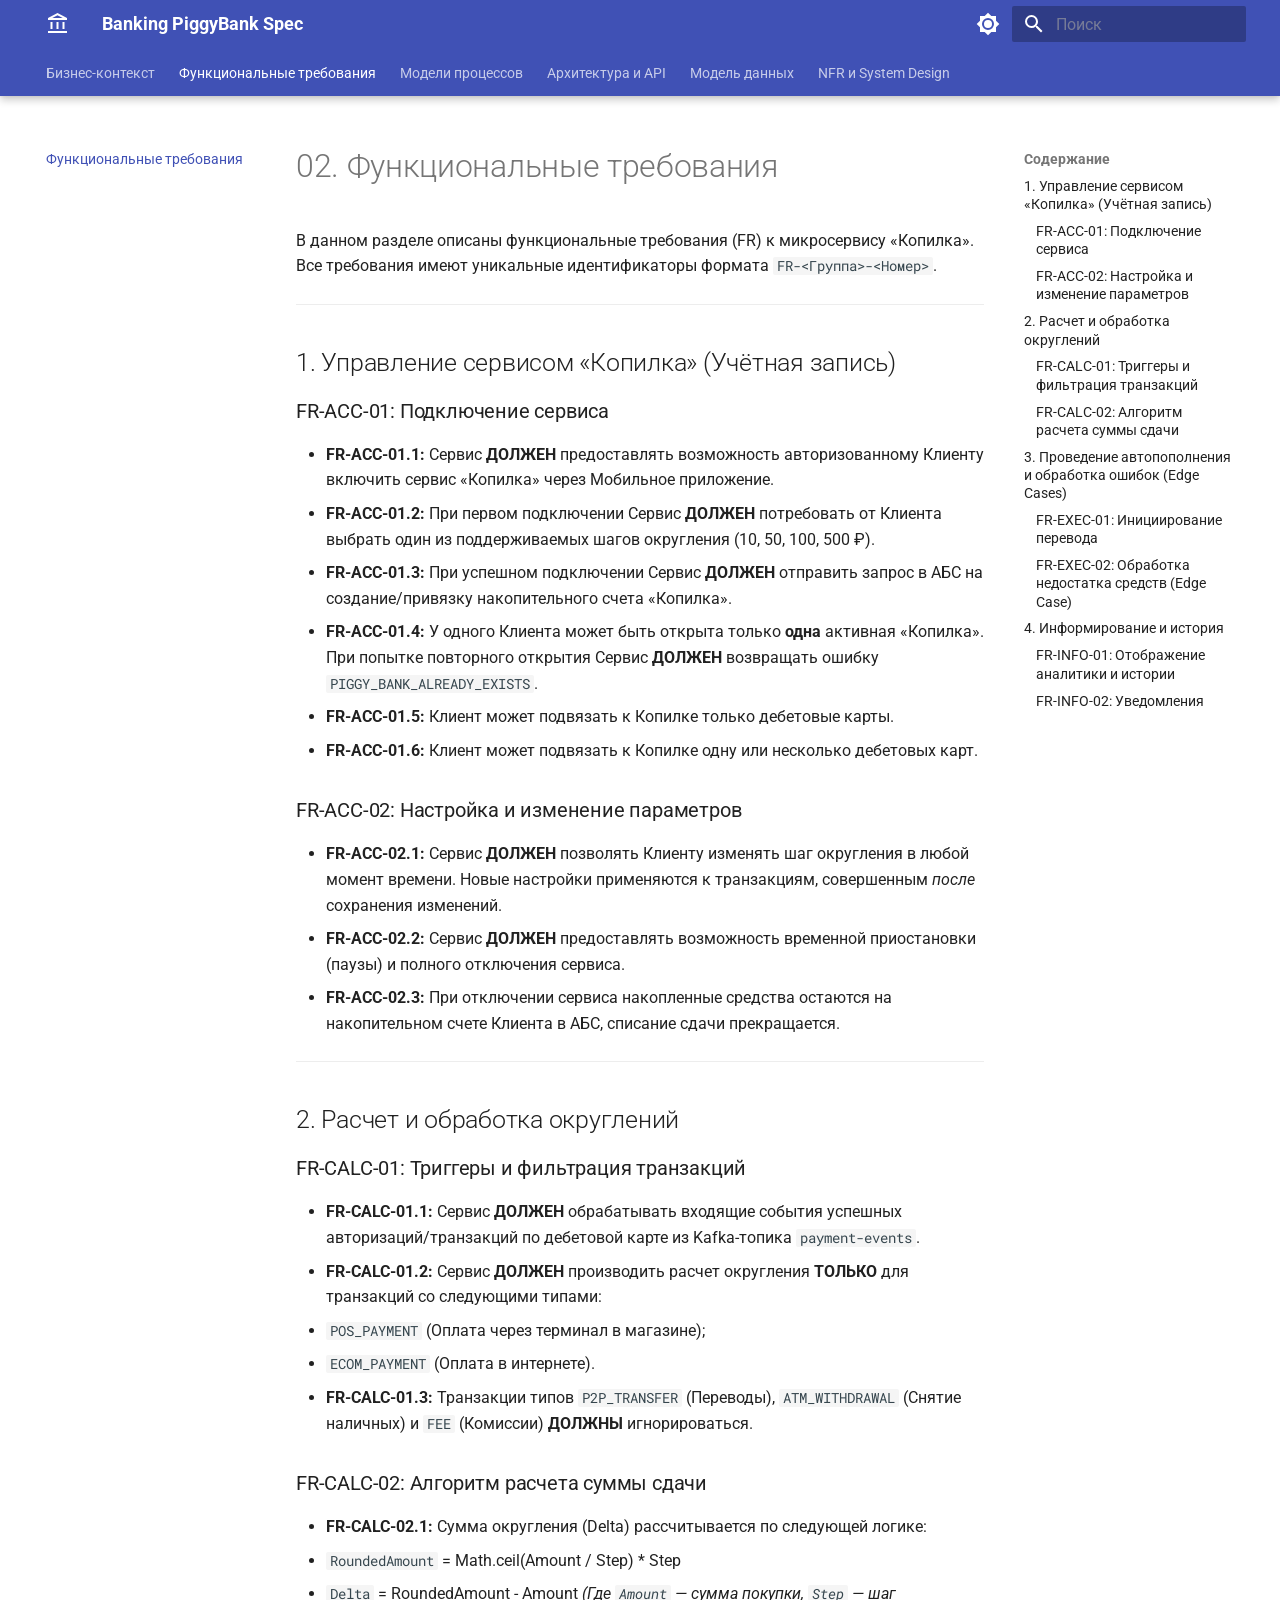
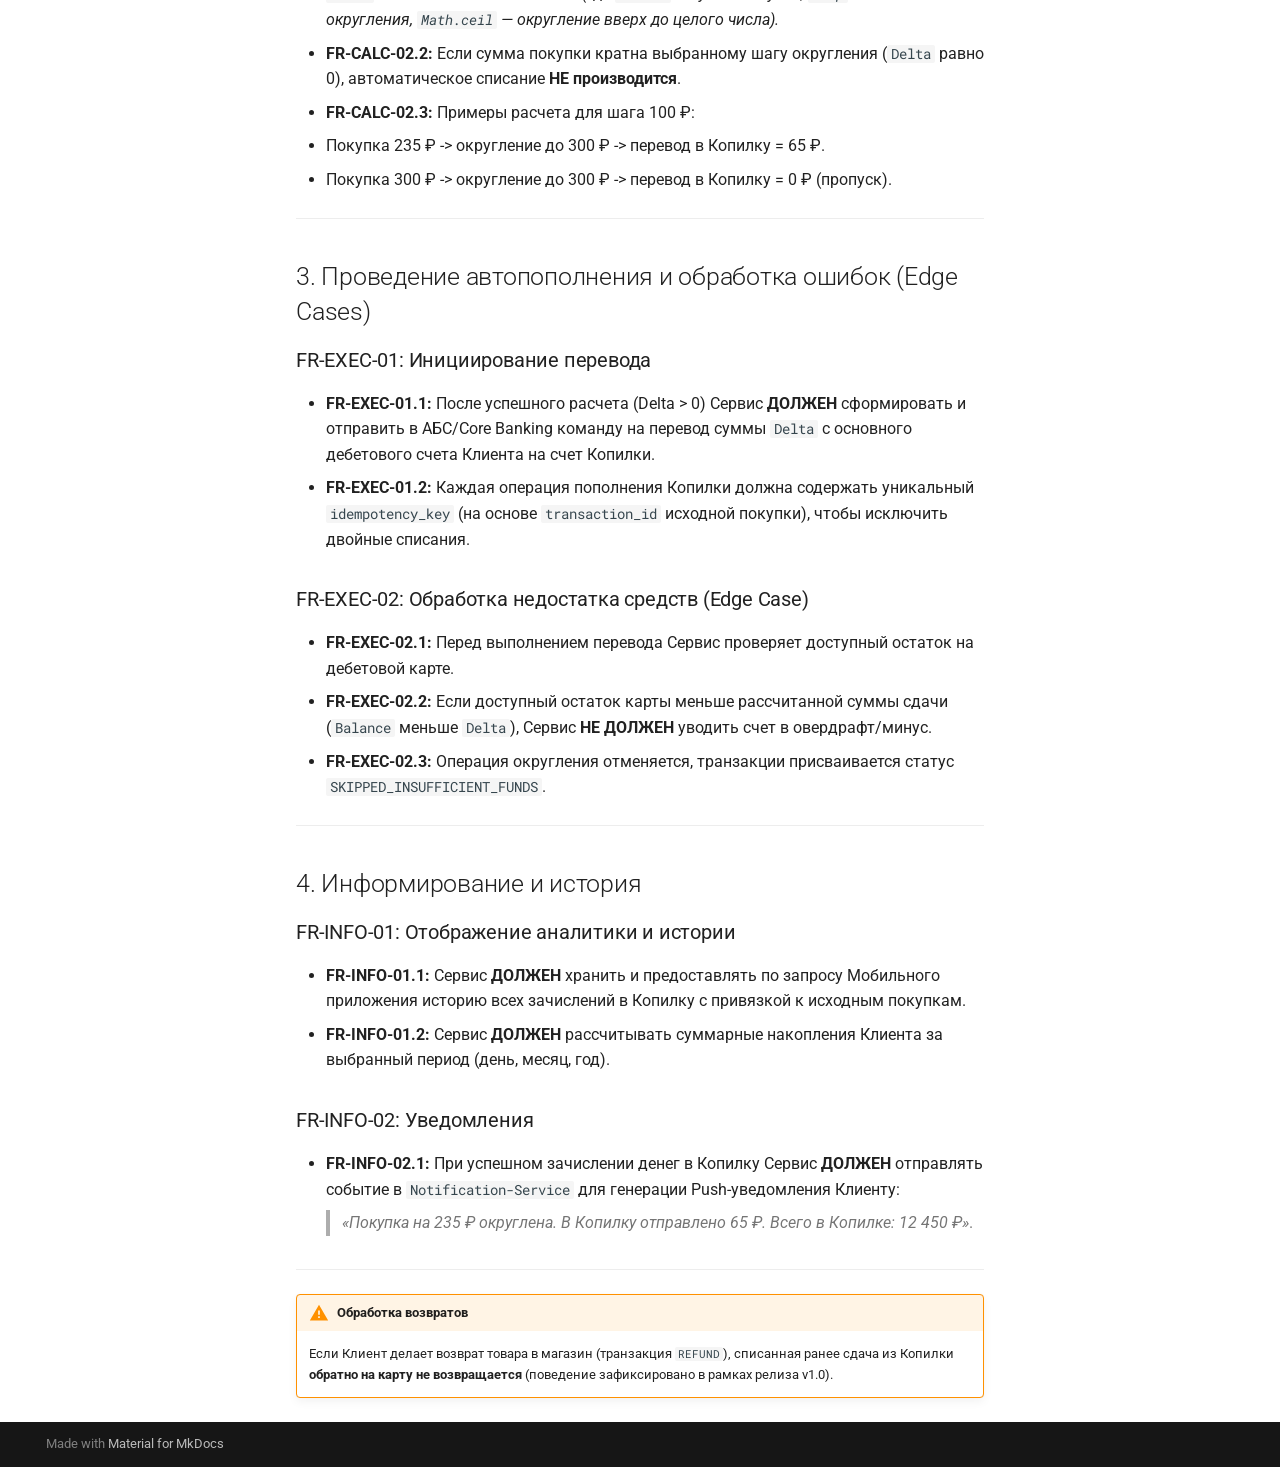
<file: 02-functional-reqs/index.html>
<!doctype html>
<html lang="ru" class="no-js">
  <head>
    
      <meta charset="utf-8">
      <meta name="viewport" content="width=device-width,initial-scale=1">
      
        <meta name="description" content="Спецификация и ТЗ для банковского сервиса автонакоплений "Копилка"">
      
      
        <meta name="author" content="Ksenia">
      
      
        <link rel="canonical" href="https://ubivator5000.github.io/banking-piggybank-spec/02-functional-reqs/">
      
      
        <link rel="prev" href="../01-business-context/">
      
      
        <link rel="next" href="../03-process-models/">
      
      
        
      
      
      <link rel="icon" href="../assets/images/favicon.png">
      <meta name="generator" content="mkdocs-1.6.1, mkdocs-material-9.7.7">
    
    
      
        <title>Функциональные требования - Banking PiggyBank Spec</title>
      
    
    
      <link rel="stylesheet" href="../assets/stylesheets/main.ec1eaa64.min.css">
      
        
        <link rel="stylesheet" href="../assets/stylesheets/palette.ab4e12ef.min.css">
      
      


    
    
      
    
    
      
        
        
        <link rel="preconnect" href="https://fonts.gstatic.com" crossorigin>
        <link rel="stylesheet" href="https://fonts.googleapis.com/css?family=Roboto:300,300i,400,400i,700,700i%7CRoboto+Mono:400,400i,700,700i&display=fallback">
        <style>:root{--md-text-font:"Roboto";--md-code-font:"Roboto Mono"}</style>
      
    
    
      <link rel="stylesheet" href="../stylesheets/extra.css">
    
    <script>__md_scope=new URL("..",location),__md_hash=e=>[...e].reduce(((e,_)=>(e<<5)-e+_.charCodeAt(0)),0),__md_get=(e,_=localStorage,t=__md_scope)=>JSON.parse(_.getItem(t.pathname+"."+e)),__md_set=(e,_,t=localStorage,a=__md_scope)=>{try{t.setItem(a.pathname+"."+e,JSON.stringify(_))}catch(e){}}</script>
    
      

    
    
  </head>
  
  
    
    
      
    
    
    
    
    <body dir="ltr" data-md-color-scheme="default" data-md-color-primary="indigo" data-md-color-accent="blue">
  
    
    <input class="md-toggle" data-md-toggle="drawer" type="checkbox" id="__drawer" autocomplete="off">
    <input class="md-toggle" data-md-toggle="search" type="checkbox" id="__search" autocomplete="off">
    <label class="md-overlay" for="__drawer"></label>
    <div data-md-component="skip">
      
        
        <a href="#02" class="md-skip">
          Перейти к содержанию
        </a>
      
    </div>
    <div data-md-component="announce">
      
    </div>
    
    
      

  

<header class="md-header md-header--shadow md-header--lifted" data-md-component="header">
  <nav class="md-header__inner md-grid" aria-label="Верхний колонтитул">
    <a href=".." title="Banking PiggyBank Spec" class="md-header__button md-logo" aria-label="Banking PiggyBank Spec" data-md-component="logo">
      
  
  <svg xmlns="http://www.w3.org/2000/svg" viewBox="0 0 24 24"><path d="M6.5 10h-2v7h2zm6 0h-2v7h2zm8.5 9H2v2h19zm-2.5-9h-2v7h2zm-7-6.74L16.71 6H6.29zm0-2.26L2 6v2h19V6z"/></svg>

    </a>
    <label class="md-header__button md-icon" for="__drawer">
      
      <svg xmlns="http://www.w3.org/2000/svg" viewBox="0 0 24 24"><path d="M3 6h18v2H3zm0 5h18v2H3zm0 5h18v2H3z"/></svg>
    </label>
    <div class="md-header__title" data-md-component="header-title">
      <div class="md-header__ellipsis">
        <div class="md-header__topic">
          <span class="md-ellipsis">
            Banking PiggyBank Spec
          </span>
        </div>
        <div class="md-header__topic" data-md-component="header-topic">
          <span class="md-ellipsis">
            
              Функциональные требования
            
          </span>
        </div>
      </div>
    </div>
    
      
        <form class="md-header__option" data-md-component="palette">
  
    
    
    
    <input class="md-option" data-md-color-media="" data-md-color-scheme="default" data-md-color-primary="indigo" data-md-color-accent="blue"  aria-label="Переключить на тёмную тему"  type="radio" name="__palette" id="__palette_0">
    
      <label class="md-header__button md-icon" title="Переключить на тёмную тему" for="__palette_1" hidden>
        <svg xmlns="http://www.w3.org/2000/svg" viewBox="0 0 24 24"><path d="M12 8a4 4 0 0 0-4 4 4 4 0 0 0 4 4 4 4 0 0 0 4-4 4 4 0 0 0-4-4m0 10a6 6 0 0 1-6-6 6 6 0 0 1 6-6 6 6 0 0 1 6 6 6 6 0 0 1-6 6m8-9.31V4h-4.69L12 .69 8.69 4H4v4.69L.69 12 4 15.31V20h4.69L12 23.31 15.31 20H20v-4.69L23.31 12z"/></svg>
      </label>
    
  
    
    
    
    <input class="md-option" data-md-color-media="" data-md-color-scheme="slate" data-md-color-primary="indigo" data-md-color-accent="blue"  aria-label="Переключить на светлую тему"  type="radio" name="__palette" id="__palette_1">
    
      <label class="md-header__button md-icon" title="Переключить на светлую тему" for="__palette_0" hidden>
        <svg xmlns="http://www.w3.org/2000/svg" viewBox="0 0 24 24"><path d="M12 18c-.89 0-1.74-.2-2.5-.55C11.56 16.5 13 14.42 13 12s-1.44-4.5-3.5-5.45C10.26 6.2 11.11 6 12 6a6 6 0 0 1 6 6 6 6 0 0 1-6 6m8-9.31V4h-4.69L12 .69 8.69 4H4v4.69L.69 12 4 15.31V20h4.69L12 23.31 15.31 20H20v-4.69L23.31 12z"/></svg>
      </label>
    
  
</form>
      
    
    
      <script>var palette=__md_get("__palette");if(palette&&palette.color){if("(prefers-color-scheme)"===palette.color.media){var media=matchMedia("(prefers-color-scheme: light)"),input=document.querySelector(media.matches?"[data-md-color-media='(prefers-color-scheme: light)']":"[data-md-color-media='(prefers-color-scheme: dark)']");palette.color.media=input.getAttribute("data-md-color-media"),palette.color.scheme=input.getAttribute("data-md-color-scheme"),palette.color.primary=input.getAttribute("data-md-color-primary"),palette.color.accent=input.getAttribute("data-md-color-accent")}for(var[key,value]of Object.entries(palette.color))document.body.setAttribute("data-md-color-"+key,value)}</script>
    
    
    
      
      
        <label class="md-header__button md-icon" for="__search">
          
          <svg xmlns="http://www.w3.org/2000/svg" viewBox="0 0 24 24"><path d="M9.5 3A6.5 6.5 0 0 1 16 9.5c0 1.61-.59 3.09-1.56 4.23l.27.27h.79l5 5-1.5 1.5-5-5v-.79l-.27-.27A6.52 6.52 0 0 1 9.5 16 6.5 6.5 0 0 1 3 9.5 6.5 6.5 0 0 1 9.5 3m0 2C7 5 5 7 5 9.5S7 14 9.5 14 14 12 14 9.5 12 5 9.5 5"/></svg>
        </label>
        <div class="md-search" data-md-component="search" role="dialog">
  <label class="md-search__overlay" for="__search"></label>
  <div class="md-search__inner" role="search">
    <form class="md-search__form" name="search">
      <input type="text" class="md-search__input" name="query" aria-label="Поиск" placeholder="Поиск" autocapitalize="off" autocorrect="off" autocomplete="off" spellcheck="false" data-md-component="search-query" required>
      <label class="md-search__icon md-icon" for="__search">
        
        <svg xmlns="http://www.w3.org/2000/svg" viewBox="0 0 24 24"><path d="M9.5 3A6.5 6.5 0 0 1 16 9.5c0 1.61-.59 3.09-1.56 4.23l.27.27h.79l5 5-1.5 1.5-5-5v-.79l-.27-.27A6.52 6.52 0 0 1 9.5 16 6.5 6.5 0 0 1 3 9.5 6.5 6.5 0 0 1 9.5 3m0 2C7 5 5 7 5 9.5S7 14 9.5 14 14 12 14 9.5 12 5 9.5 5"/></svg>
        
        <svg xmlns="http://www.w3.org/2000/svg" viewBox="0 0 24 24"><path d="M20 11v2H8l5.5 5.5-1.42 1.42L4.16 12l7.92-7.92L13.5 5.5 8 11z"/></svg>
      </label>
      <nav class="md-search__options" aria-label="Поиск">
        
        <button type="reset" class="md-search__icon md-icon" title="Очистить" aria-label="Очистить" tabindex="-1">
          
          <svg xmlns="http://www.w3.org/2000/svg" viewBox="0 0 24 24"><path d="M19 6.41 17.59 5 12 10.59 6.41 5 5 6.41 10.59 12 5 17.59 6.41 19 12 13.41 17.59 19 19 17.59 13.41 12z"/></svg>
        </button>
      </nav>
      
        <div class="md-search__suggest" data-md-component="search-suggest"></div>
      
    </form>
    <div class="md-search__output">
      <div class="md-search__scrollwrap" tabindex="0" data-md-scrollfix>
        <div class="md-search-result" data-md-component="search-result">
          <div class="md-search-result__meta">
            Инициализация поиска
          </div>
          <ol class="md-search-result__list" role="presentation"></ol>
        </div>
      </div>
    </div>
  </div>
</div>
      
    
    
  </nav>
  
    
      
<nav class="md-tabs" aria-label="Вкладки" data-md-component="tabs">
  <div class="md-grid">
    <ul class="md-tabs__list">
      
        
  
  
  
  
    <li class="md-tabs__item">
      <a href="../01-business-context/" class="md-tabs__link">
        
  
  
    
  
  Бизнес-контекст

      </a>
    </li>
  

      
        
  
  
  
    
  
  
    <li class="md-tabs__item md-tabs__item--active">
      <a href="./" class="md-tabs__link">
        
  
  
    
  
  Функциональные требования

      </a>
    </li>
  

      
        
  
  
  
  
    <li class="md-tabs__item">
      <a href="../03-process-models/" class="md-tabs__link">
        
  
  
    
  
  Модели процессов

      </a>
    </li>
  

      
        
  
  
  
  
    <li class="md-tabs__item">
      <a href="../04-architecture-api/" class="md-tabs__link">
        
  
  
    
  
  Архитектура и API

      </a>
    </li>
  

      
        
  
  
  
  
    <li class="md-tabs__item">
      <a href="../05-data-model/" class="md-tabs__link">
        
  
  
    
  
  Модель данных

      </a>
    </li>
  

      
        
  
  
  
  
    <li class="md-tabs__item">
      <a href="../06-non-functional/" class="md-tabs__link">
        
  
  
    
  
  NFR и System Design

      </a>
    </li>
  

      
    </ul>
  </div>
</nav>
    
  
</header>
    
    <div class="md-container" data-md-component="container">
      
      
        
      
      <main class="md-main" data-md-component="main">
        <div class="md-main__inner md-grid">
          
            
              
              <div class="md-sidebar md-sidebar--primary" data-md-component="sidebar" data-md-type="navigation" >
                <div class="md-sidebar__scrollwrap">
                  <div class="md-sidebar__inner">
                    


  


<nav class="md-nav md-nav--primary md-nav--lifted" aria-label="Навигация" data-md-level="0">
  <label class="md-nav__title" for="__drawer">
    <a href=".." title="Banking PiggyBank Spec" class="md-nav__button md-logo" aria-label="Banking PiggyBank Spec" data-md-component="logo">
      
  
  <svg xmlns="http://www.w3.org/2000/svg" viewBox="0 0 24 24"><path d="M6.5 10h-2v7h2zm6 0h-2v7h2zm8.5 9H2v2h19zm-2.5-9h-2v7h2zm-7-6.74L16.71 6H6.29zm0-2.26L2 6v2h19V6z"/></svg>

    </a>
    Banking PiggyBank Spec
  </label>
  
  <ul class="md-nav__list" data-md-scrollfix>
    
      
      
  
  
  
  
    <li class="md-nav__item">
      <a href="../01-business-context/" class="md-nav__link">
        
  
  
  <span class="md-ellipsis">
    
  
    Бизнес-контекст
  

    
  </span>
  
  

      </a>
    </li>
  

    
      
      
  
  
    
  
  
  
    <li class="md-nav__item md-nav__item--active">
      
      <input class="md-nav__toggle md-toggle" type="checkbox" id="__toc">
      
      
        
      
      
        <label class="md-nav__link md-nav__link--active" for="__toc">
          
  
  
  <span class="md-ellipsis">
    
  
    Функциональные требования
  

    
  </span>
  
  

          <span class="md-nav__icon md-icon"></span>
        </label>
      
      <a href="./" class="md-nav__link md-nav__link--active">
        
  
  
  <span class="md-ellipsis">
    
  
    Функциональные требования
  

    
  </span>
  
  

      </a>
      
        

<nav class="md-nav md-nav--secondary" aria-label="Содержание">
  
  
  
    
  
  
    <label class="md-nav__title" for="__toc">
      <span class="md-nav__icon md-icon"></span>
      Содержание
    </label>
    <ul class="md-nav__list" data-md-component="toc" data-md-scrollfix>
      
        <li class="md-nav__item">
  <a href="#1" class="md-nav__link">
    <span class="md-ellipsis">
      
        1. Управление сервисом «Копилка» (Учётная запись)
      
    </span>
  </a>
  
    <nav class="md-nav" aria-label="1. Управление сервисом «Копилка» (Учётная запись)">
      <ul class="md-nav__list">
        
          <li class="md-nav__item">
  <a href="#fr-acc-01" class="md-nav__link">
    <span class="md-ellipsis">
      
        FR-ACC-01: Подключение сервиса
      
    </span>
  </a>
  
</li>
        
          <li class="md-nav__item">
  <a href="#fr-acc-02" class="md-nav__link">
    <span class="md-ellipsis">
      
        FR-ACC-02: Настройка и изменение параметров
      
    </span>
  </a>
  
</li>
        
      </ul>
    </nav>
  
</li>
      
        <li class="md-nav__item">
  <a href="#2" class="md-nav__link">
    <span class="md-ellipsis">
      
        2. Расчет и обработка округлений
      
    </span>
  </a>
  
    <nav class="md-nav" aria-label="2. Расчет и обработка округлений">
      <ul class="md-nav__list">
        
          <li class="md-nav__item">
  <a href="#fr-calc-01" class="md-nav__link">
    <span class="md-ellipsis">
      
        FR-CALC-01: Триггеры и фильтрация транзакций
      
    </span>
  </a>
  
</li>
        
          <li class="md-nav__item">
  <a href="#fr-calc-02" class="md-nav__link">
    <span class="md-ellipsis">
      
        FR-CALC-02: Алгоритм расчета суммы сдачи
      
    </span>
  </a>
  
</li>
        
      </ul>
    </nav>
  
</li>
      
        <li class="md-nav__item">
  <a href="#3-edge-cases" class="md-nav__link">
    <span class="md-ellipsis">
      
        3. Проведение автопополнения и обработка ошибок (Edge Cases)
      
    </span>
  </a>
  
    <nav class="md-nav" aria-label="3. Проведение автопополнения и обработка ошибок (Edge Cases)">
      <ul class="md-nav__list">
        
          <li class="md-nav__item">
  <a href="#fr-exec-01" class="md-nav__link">
    <span class="md-ellipsis">
      
        FR-EXEC-01: Инициирование перевода
      
    </span>
  </a>
  
</li>
        
          <li class="md-nav__item">
  <a href="#fr-exec-02-edge-case" class="md-nav__link">
    <span class="md-ellipsis">
      
        FR-EXEC-02: Обработка недостатка средств (Edge Case)
      
    </span>
  </a>
  
</li>
        
      </ul>
    </nav>
  
</li>
      
        <li class="md-nav__item">
  <a href="#4" class="md-nav__link">
    <span class="md-ellipsis">
      
        4. Информирование и история
      
    </span>
  </a>
  
    <nav class="md-nav" aria-label="4. Информирование и история">
      <ul class="md-nav__list">
        
          <li class="md-nav__item">
  <a href="#fr-info-01" class="md-nav__link">
    <span class="md-ellipsis">
      
        FR-INFO-01: Отображение аналитики и истории
      
    </span>
  </a>
  
</li>
        
          <li class="md-nav__item">
  <a href="#fr-info-02" class="md-nav__link">
    <span class="md-ellipsis">
      
        FR-INFO-02: Уведомления
      
    </span>
  </a>
  
</li>
        
      </ul>
    </nav>
  
</li>
      
    </ul>
  
</nav>
      
    </li>
  

    
      
      
  
  
  
  
    <li class="md-nav__item">
      <a href="../03-process-models/" class="md-nav__link">
        
  
  
  <span class="md-ellipsis">
    
  
    Модели процессов
  

    
  </span>
  
  

      </a>
    </li>
  

    
      
      
  
  
  
  
    <li class="md-nav__item">
      <a href="../04-architecture-api/" class="md-nav__link">
        
  
  
  <span class="md-ellipsis">
    
  
    Архитектура и API
  

    
  </span>
  
  

      </a>
    </li>
  

    
      
      
  
  
  
  
    <li class="md-nav__item">
      <a href="../05-data-model/" class="md-nav__link">
        
  
  
  <span class="md-ellipsis">
    
  
    Модель данных
  

    
  </span>
  
  

      </a>
    </li>
  

    
      
      
  
  
  
  
    <li class="md-nav__item">
      <a href="../06-non-functional/" class="md-nav__link">
        
  
  
  <span class="md-ellipsis">
    
  
    NFR и System Design
  

    
  </span>
  
  

      </a>
    </li>
  

    
  </ul>
</nav>
                  </div>
                </div>
              </div>
            
            
              
              <div class="md-sidebar md-sidebar--secondary" data-md-component="sidebar" data-md-type="toc" >
                <div class="md-sidebar__scrollwrap">
                  <div class="md-sidebar__inner">
                    

<nav class="md-nav md-nav--secondary" aria-label="Содержание">
  
  
  
    
  
  
    <label class="md-nav__title" for="__toc">
      <span class="md-nav__icon md-icon"></span>
      Содержание
    </label>
    <ul class="md-nav__list" data-md-component="toc" data-md-scrollfix>
      
        <li class="md-nav__item">
  <a href="#1" class="md-nav__link">
    <span class="md-ellipsis">
      
        1. Управление сервисом «Копилка» (Учётная запись)
      
    </span>
  </a>
  
    <nav class="md-nav" aria-label="1. Управление сервисом «Копилка» (Учётная запись)">
      <ul class="md-nav__list">
        
          <li class="md-nav__item">
  <a href="#fr-acc-01" class="md-nav__link">
    <span class="md-ellipsis">
      
        FR-ACC-01: Подключение сервиса
      
    </span>
  </a>
  
</li>
        
          <li class="md-nav__item">
  <a href="#fr-acc-02" class="md-nav__link">
    <span class="md-ellipsis">
      
        FR-ACC-02: Настройка и изменение параметров
      
    </span>
  </a>
  
</li>
        
      </ul>
    </nav>
  
</li>
      
        <li class="md-nav__item">
  <a href="#2" class="md-nav__link">
    <span class="md-ellipsis">
      
        2. Расчет и обработка округлений
      
    </span>
  </a>
  
    <nav class="md-nav" aria-label="2. Расчет и обработка округлений">
      <ul class="md-nav__list">
        
          <li class="md-nav__item">
  <a href="#fr-calc-01" class="md-nav__link">
    <span class="md-ellipsis">
      
        FR-CALC-01: Триггеры и фильтрация транзакций
      
    </span>
  </a>
  
</li>
        
          <li class="md-nav__item">
  <a href="#fr-calc-02" class="md-nav__link">
    <span class="md-ellipsis">
      
        FR-CALC-02: Алгоритм расчета суммы сдачи
      
    </span>
  </a>
  
</li>
        
      </ul>
    </nav>
  
</li>
      
        <li class="md-nav__item">
  <a href="#3-edge-cases" class="md-nav__link">
    <span class="md-ellipsis">
      
        3. Проведение автопополнения и обработка ошибок (Edge Cases)
      
    </span>
  </a>
  
    <nav class="md-nav" aria-label="3. Проведение автопополнения и обработка ошибок (Edge Cases)">
      <ul class="md-nav__list">
        
          <li class="md-nav__item">
  <a href="#fr-exec-01" class="md-nav__link">
    <span class="md-ellipsis">
      
        FR-EXEC-01: Инициирование перевода
      
    </span>
  </a>
  
</li>
        
          <li class="md-nav__item">
  <a href="#fr-exec-02-edge-case" class="md-nav__link">
    <span class="md-ellipsis">
      
        FR-EXEC-02: Обработка недостатка средств (Edge Case)
      
    </span>
  </a>
  
</li>
        
      </ul>
    </nav>
  
</li>
      
        <li class="md-nav__item">
  <a href="#4" class="md-nav__link">
    <span class="md-ellipsis">
      
        4. Информирование и история
      
    </span>
  </a>
  
    <nav class="md-nav" aria-label="4. Информирование и история">
      <ul class="md-nav__list">
        
          <li class="md-nav__item">
  <a href="#fr-info-01" class="md-nav__link">
    <span class="md-ellipsis">
      
        FR-INFO-01: Отображение аналитики и истории
      
    </span>
  </a>
  
</li>
        
          <li class="md-nav__item">
  <a href="#fr-info-02" class="md-nav__link">
    <span class="md-ellipsis">
      
        FR-INFO-02: Уведомления
      
    </span>
  </a>
  
</li>
        
      </ul>
    </nav>
  
</li>
      
    </ul>
  
</nav>
                  </div>
                </div>
              </div>
            
          
          
            <div class="md-content" data-md-component="content">
              
              <article class="md-content__inner md-typeset">
                
                  



<h1 id="02">02. Функциональные требования</h1>
<p>В данном разделе описаны функциональные требования (FR) к микросервису «Копилка». Все требования имеют уникальные идентификаторы формата <code>FR-&lt;Группа&gt;-&lt;Номер&gt;</code>.</p>
<hr />
<h2 id="1">1. Управление сервисом «Копилка» (Учётная запись)</h2>
<h3 id="fr-acc-01">FR-ACC-01: Подключение сервиса</h3>
<ul>
<li><strong>FR-ACC-01.1:</strong> Сервис <strong>ДОЛЖЕН</strong> предоставлять возможность авторизованному Клиенту включить сервис «Копилка» через Мобильное приложение.</li>
<li><strong>FR-ACC-01.2:</strong> При первом подключении Сервис <strong>ДОЛЖЕН</strong> потребовать от Клиента выбрать один из поддерживаемых шагов округления (10, 50, 100, 500 ₽).</li>
<li><strong>FR-ACC-01.3:</strong> При успешном подключении Сервис <strong>ДОЛЖЕН</strong> отправить запрос в АБС на создание/привязку накопительного счета «Копилка».</li>
<li><strong>FR-ACC-01.4:</strong> У одного Клиента может быть открыта только <strong>одна</strong> активная «Копилка». При попытке повторного открытия Сервис <strong>ДОЛЖЕН</strong> возвращать ошибку <code>PIGGY_BANK_ALREADY_EXISTS</code>.</li>
<li><strong>FR-ACC-01.5:</strong> Клиент может подвязать к Копилке только дебетовые карты.</li>
<li><strong>FR-ACC-01.6:</strong> Клиент может подвязать к Копилке одну или несколько дебетовых карт.</li>
</ul>
<h3 id="fr-acc-02">FR-ACC-02: Настройка и изменение параметров</h3>
<ul>
<li><strong>FR-ACC-02.1:</strong> Сервис <strong>ДОЛЖЕН</strong> позволять Клиенту изменять шаг округления в любой момент времени. Новые настройки применяются к транзакциям, совершенным <em>после</em> сохранения изменений.</li>
<li><strong>FR-ACC-02.2:</strong> Сервис <strong>ДОЛЖЕН</strong> предоставлять возможность временной приостановки (паузы) и полного отключения сервиса.</li>
<li><strong>FR-ACC-02.3:</strong> При отключении сервиса накопленные средства остаются на накопительном счете Клиента в АБС, списание сдачи прекращается.</li>
</ul>
<hr />
<h2 id="2">2. Расчет и обработка округлений</h2>
<h3 id="fr-calc-01">FR-CALC-01: Триггеры и фильтрация транзакций</h3>
<ul>
<li><strong>FR-CALC-01.1:</strong> Сервис <strong>ДОЛЖЕН</strong> обрабатывать входящие события успешных авторизаций/транзакций по дебетовой карте из Kafka-топика <code>payment-events</code>.</li>
<li><strong>FR-CALC-01.2:</strong> Сервис <strong>ДОЛЖЕН</strong> производить расчет округления <strong>ТОЛЬКО</strong> для транзакций со следующими типами:</li>
<li><code>POS_PAYMENT</code> (Оплата через терминал в магазине);</li>
<li><code>ECOM_PAYMENT</code> (Оплата в интернете).</li>
<li><strong>FR-CALC-01.3:</strong> Транзакции типов <code>P2P_TRANSFER</code> (Переводы), <code>ATM_WITHDRAWAL</code> (Снятие наличных) и <code>FEE</code> (Комиссии) <strong>ДОЛЖНЫ</strong> игнорироваться.</li>
</ul>
<h3 id="fr-calc-02">FR-CALC-02: Алгоритм расчета суммы сдачи</h3>
<ul>
<li><strong>FR-CALC-02.1:</strong> Сумма округления (Delta) рассчитывается по следующей логике:</li>
<li><code>RoundedAmount</code> = Math.ceil(Amount / Step) * Step</li>
<li><code>Delta</code> = RoundedAmount - Amount
  <em>(Где <code>Amount</code> — сумма покупки, <code>Step</code> — шаг округления, <code>Math.ceil</code> — округление вверх до целого числа).</em></li>
<li><strong>FR-CALC-02.2:</strong> Если сумма покупки кратна выбранному шагу округления (<code>Delta</code> равно 0), автоматическое списание <strong>НЕ производится</strong>.</li>
<li><strong>FR-CALC-02.3:</strong> Примеры расчета для шага 100 ₽:</li>
<li>Покупка 235 ₽ -&gt; округление до 300 ₽ -&gt; перевод в Копилку = 65 ₽.</li>
<li>Покупка 300 ₽ -&gt; округление до 300 ₽ -&gt; перевод в Копилку = 0 ₽ (пропуск).</li>
</ul>
<hr />
<h2 id="3-edge-cases">3. Проведение автопополнения и обработка ошибок (Edge Cases)</h2>
<h3 id="fr-exec-01">FR-EXEC-01: Инициирование перевода</h3>
<ul>
<li><strong>FR-EXEC-01.1:</strong> После успешного расчета (Delta &gt; 0) Сервис <strong>ДОЛЖЕН</strong> сформировать и отправить в АБС/Core Banking команду на перевод суммы <code>Delta</code> с основного дебетового счета Клиента на счет Копилки.</li>
<li><strong>FR-EXEC-01.2:</strong> Каждая операция пополнения Копилки должна содержать уникальный <code>idempotency_key</code> (на основе <code>transaction_id</code> исходной покупки), чтобы исключить двойные списания.</li>
</ul>
<h3 id="fr-exec-02-edge-case">FR-EXEC-02: Обработка недостатка средств (Edge Case)</h3>
<ul>
<li><strong>FR-EXEC-02.1:</strong> Перед выполнением перевода Сервис проверяет доступный остаток на дебетовой карте.</li>
<li><strong>FR-EXEC-02.2:</strong> Если доступный остаток карты меньше рассчитанной суммы сдачи (<code>Balance</code> меньше <code>Delta</code>), Сервис <strong>НЕ ДОЛЖЕН</strong> уводить счет в овердрафт/минус.</li>
<li><strong>FR-EXEC-02.3:</strong> Операция округления отменяется, транзакции присваивается статус <code>SKIPPED_INSUFFICIENT_FUNDS</code>.</li>
</ul>
<hr />
<h2 id="4">4. Информирование и история</h2>
<h3 id="fr-info-01">FR-INFO-01: Отображение аналитики и истории</h3>
<ul>
<li><strong>FR-INFO-01.1:</strong> Сервис <strong>ДОЛЖЕН</strong> хранить и предоставлять по запросу Мобильного приложения историю всех зачислений в Копилку с привязкой к исходным покупкам.</li>
<li><strong>FR-INFO-01.2:</strong> Сервис <strong>ДОЛЖЕН</strong> рассчитывать суммарные накопления Клиента за выбранный период (день, месяц, год).</li>
</ul>
<h3 id="fr-info-02">FR-INFO-02: Уведомления</h3>
<ul>
<li><strong>FR-INFO-02.1:</strong> При успешном зачислении денег в Копилку Сервис <strong>ДОЛЖЕН</strong> отправлять событие в <code>Notification-Service</code> для генерации Push-уведомления Клиенту:<blockquote>
<p><em>«Покупка на 235 ₽ округлена. В Копилку отправлено 65 ₽. Всего в Копилке: 12 450 ₽»</em>.</p>
</blockquote>
</li>
</ul>
<hr />
<div class="admonition warning">
<p class="admonition-title">Обработка возвратов</p>
<p>Если Клиент делает возврат товара в магазин (транзакция <code>REFUND</code>), списанная ранее сдача из Копилки <strong>обратно на карту не возвращается</strong> (поведение зафиксировано в рамках релиза v1.0).</p>
</div>












                
              </article>
            </div>
          
          
<script>var target=document.getElementById(location.hash.slice(1));target&&target.name&&(target.checked=target.name.startsWith("__tabbed_"))</script>
        </div>
        
          <button type="button" class="md-top md-icon" data-md-component="top" hidden>
  
  <svg xmlns="http://www.w3.org/2000/svg" viewBox="0 0 24 24"><path d="M13 20h-2V8l-5.5 5.5-1.42-1.42L12 4.16l7.92 7.92-1.42 1.42L13 8z"/></svg>
  К началу
</button>
        
      </main>
      
        <footer class="md-footer">
  
  <div class="md-footer-meta md-typeset">
    <div class="md-footer-meta__inner md-grid">
      <div class="md-copyright">
  
  
    Made with
    <a href="https://squidfunk.github.io/mkdocs-material/" target="_blank" rel="noopener">
      Material for MkDocs
    </a>
  
</div>
      
    </div>
  </div>
</footer>
      
    </div>
    <div class="md-dialog" data-md-component="dialog">
      <div class="md-dialog__inner md-typeset"></div>
    </div>
    
    
    
      
      
      <script id="__config" type="application/json">{"annotate": null, "base": "..", "features": ["navigation.instant", "navigation.tracking", "navigation.tabs", "navigation.tabs.sticky", "navigation.sections", "navigation.expand", "navigation.top", "search.suggest", "search.highlight", "content.code.copy", "content.code.annotate"], "search": "../assets/javascripts/workers/search.2c215733.min.js", "tags": null, "translations": {"clipboard.copied": "\u0421\u043a\u043e\u043f\u0438\u0440\u043e\u0432\u0430\u043d\u043e \u0432 \u0431\u0443\u0444\u0435\u0440", "clipboard.copy": "\u041a\u043e\u043f\u0438\u0440\u043e\u0432\u0430\u0442\u044c \u0432 \u0431\u0443\u0444\u0435\u0440", "search.result.more.one": "\u0415\u0449\u0451 1 \u043d\u0430 \u044d\u0442\u043e\u0439 \u0441\u0442\u0440\u0430\u043d\u0438\u0446\u0435", "search.result.more.other": "\u0415\u0449\u0451 # \u043d\u0430 \u044d\u0442\u043e\u0439 \u0441\u0442\u0440\u0430\u043d\u0438\u0446\u0435", "search.result.none": "\u0421\u043e\u0432\u043f\u0430\u0434\u0435\u043d\u0438\u0439 \u043d\u0435 \u043d\u0430\u0439\u0434\u0435\u043d\u043e", "search.result.one": "\u041d\u0430\u0439\u0434\u0435\u043d\u043e 1 \u0441\u043e\u0432\u043f\u0430\u0434\u0435\u043d\u0438\u0435", "search.result.other": "\u041d\u0430\u0439\u0434\u0435\u043d\u043e \u0441\u043e\u0432\u043f\u0430\u0434\u0435\u043d\u0438\u0439: #", "search.result.placeholder": "\u041d\u0430\u0447\u043d\u0438\u0442\u0435 \u043f\u0435\u0447\u0430\u0442\u0430\u0442\u044c \u0434\u043b\u044f \u043f\u043e\u0438\u0441\u043a\u0430", "search.result.term.missing": "\u041e\u0442\u0441\u0443\u0442\u0441\u0442\u0432\u0443\u0435\u0442", "select.version": "\u0412\u044b\u0431\u0435\u0440\u0438\u0442\u0435 \u0432\u0435\u0440\u0441\u0438\u044e"}, "version": null}</script>
    
    
      <script src="../assets/javascripts/bundle.d7400e89.min.js"></script>
      
    
  </body>
</html>
</file>
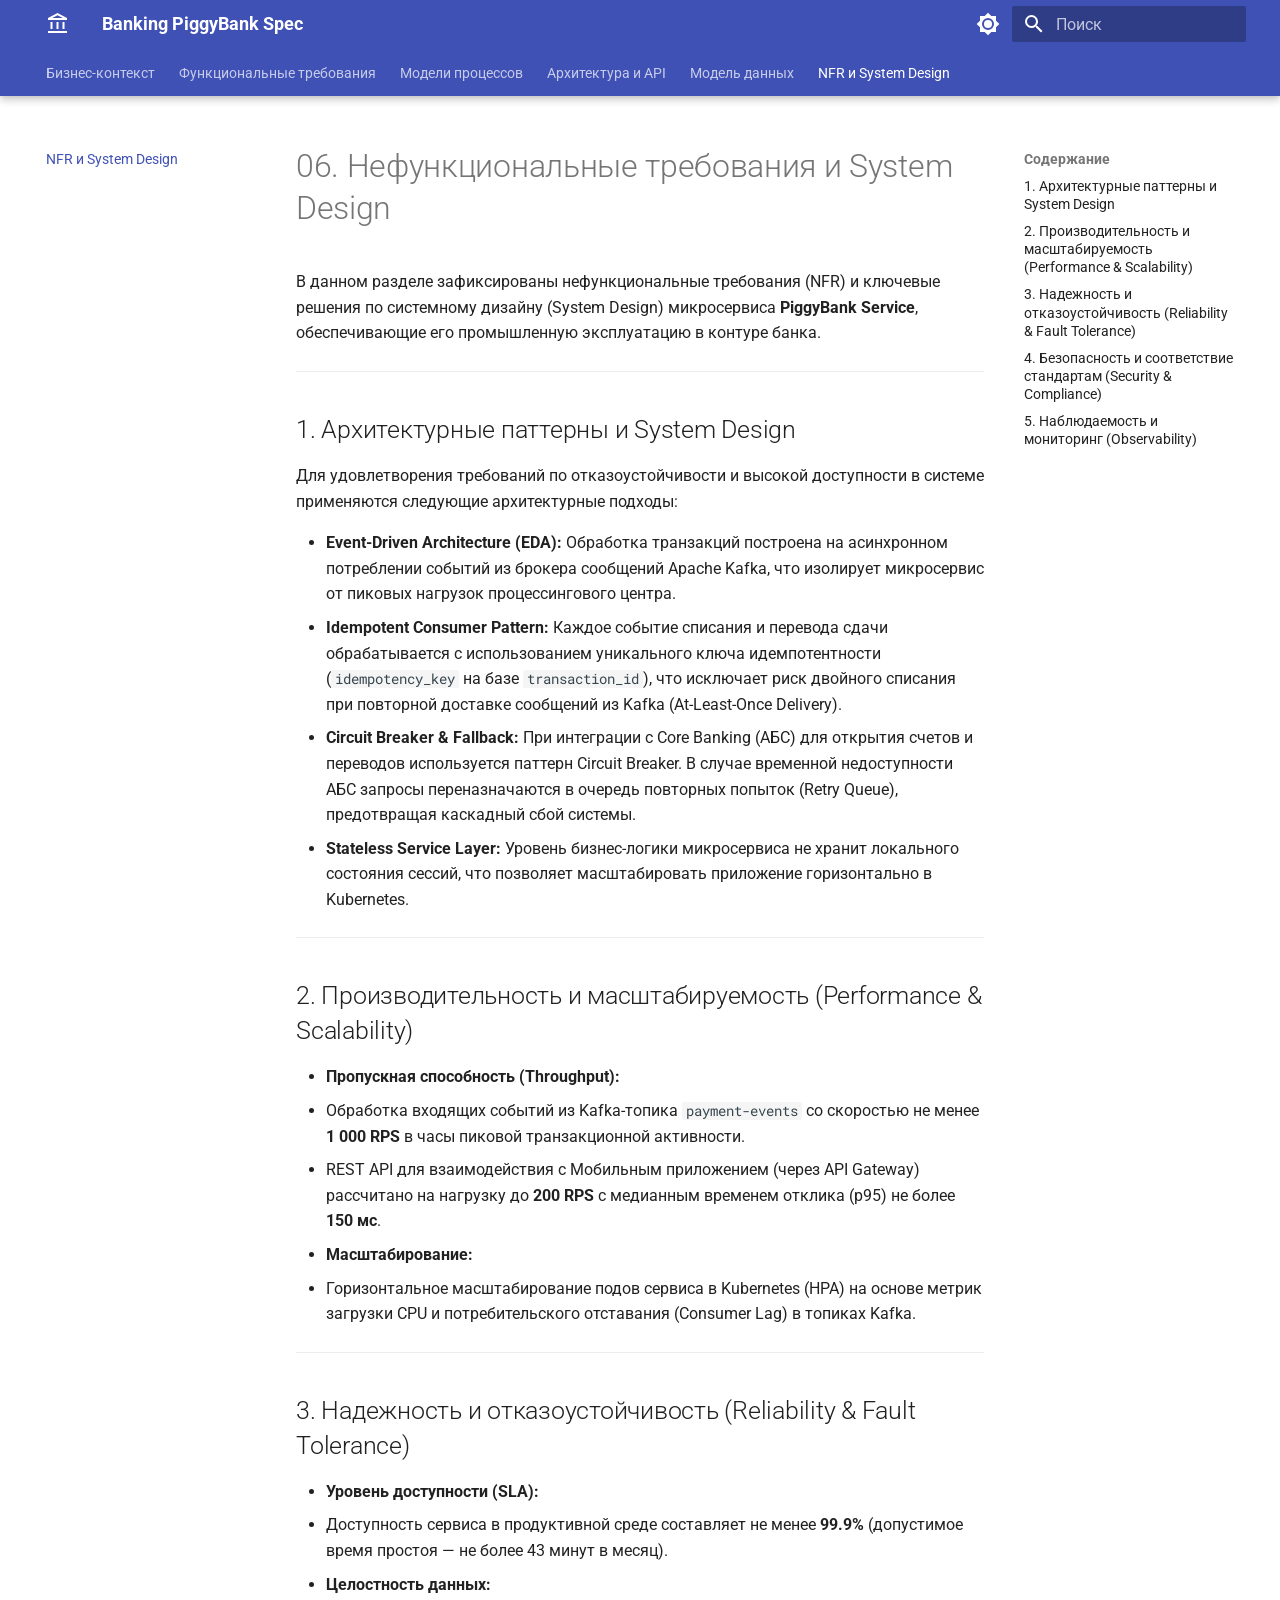
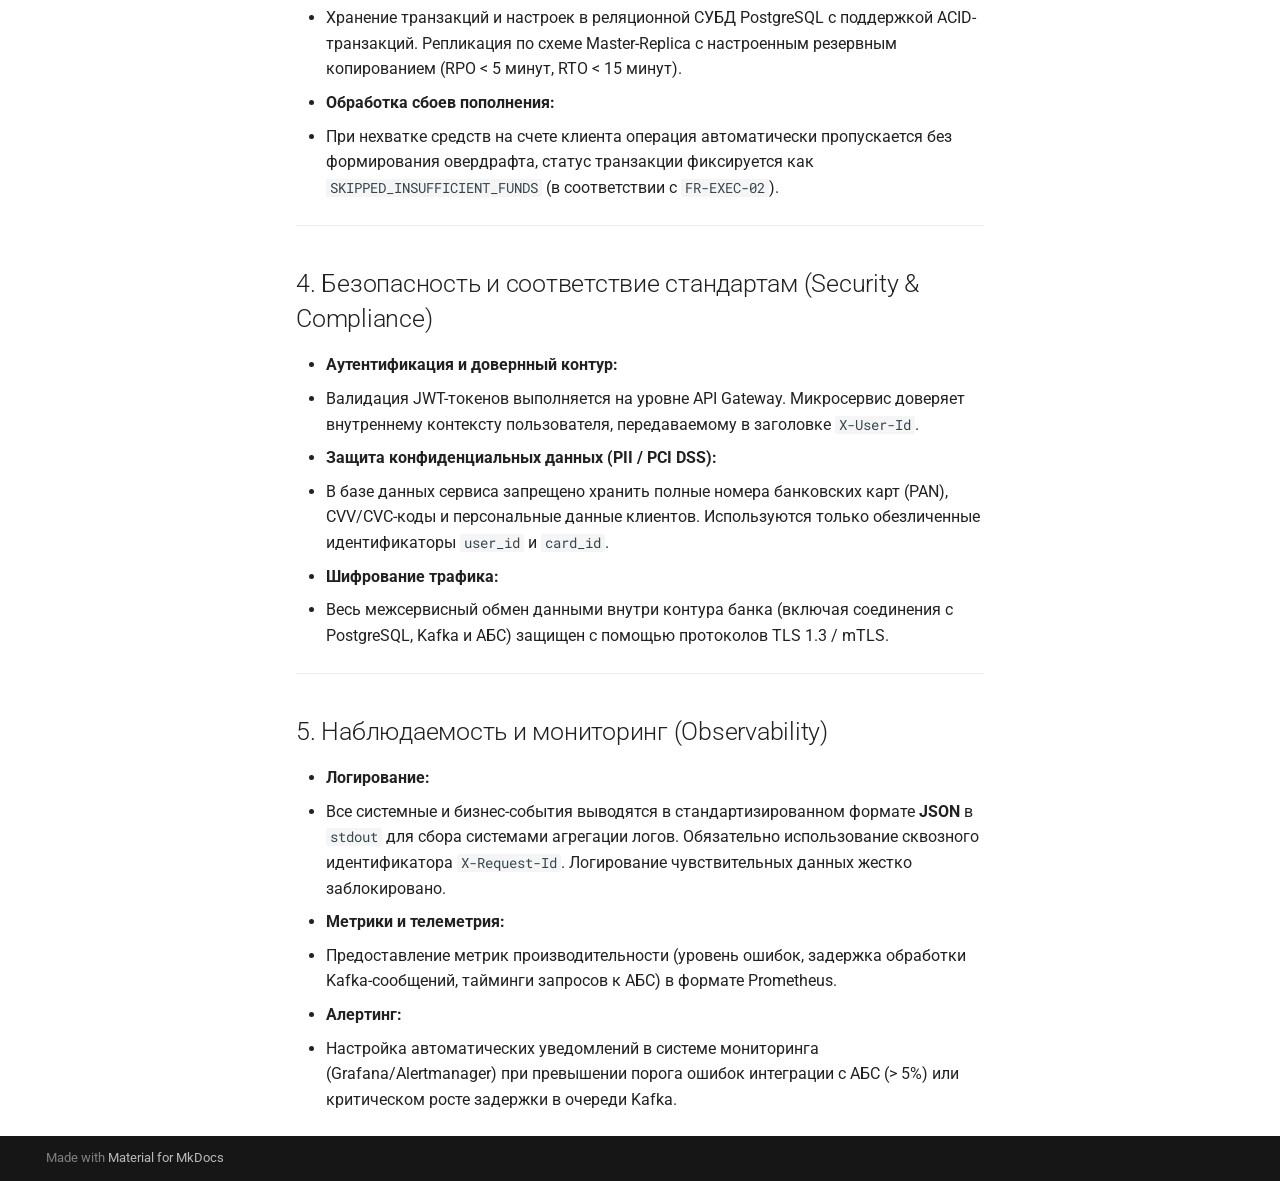
<file: 06-non-functional/index.html>
<!doctype html>
<html lang="ru" class="no-js">
  <head>
    
      <meta charset="utf-8">
      <meta name="viewport" content="width=device-width,initial-scale=1">
      
        <meta name="description" content="Спецификация и ТЗ для банковского сервиса автонакоплений "Копилка"">
      
      
        <meta name="author" content="Ksenia">
      
      
        <link rel="canonical" href="https://ubivator5000.github.io/banking-piggybank-spec/06-non-functional/">
      
      
        <link rel="prev" href="../05-data-model/">
      
      
      
        
      
      
      <link rel="icon" href="../assets/images/favicon.png">
      <meta name="generator" content="mkdocs-1.6.1, mkdocs-material-9.7.7">
    
    
      
        <title>NFR и System Design - Banking PiggyBank Spec</title>
      
    
    
      <link rel="stylesheet" href="../assets/stylesheets/main.ec1eaa64.min.css">
      
        
        <link rel="stylesheet" href="../assets/stylesheets/palette.ab4e12ef.min.css">
      
      


    
    
      
    
    
      
        
        
        <link rel="preconnect" href="https://fonts.gstatic.com" crossorigin>
        <link rel="stylesheet" href="https://fonts.googleapis.com/css?family=Roboto:300,300i,400,400i,700,700i%7CRoboto+Mono:400,400i,700,700i&display=fallback">
        <style>:root{--md-text-font:"Roboto";--md-code-font:"Roboto Mono"}</style>
      
    
    
      <link rel="stylesheet" href="../stylesheets/extra.css">
    
    <script>__md_scope=new URL("..",location),__md_hash=e=>[...e].reduce(((e,_)=>(e<<5)-e+_.charCodeAt(0)),0),__md_get=(e,_=localStorage,t=__md_scope)=>JSON.parse(_.getItem(t.pathname+"."+e)),__md_set=(e,_,t=localStorage,a=__md_scope)=>{try{t.setItem(a.pathname+"."+e,JSON.stringify(_))}catch(e){}}</script>
    
      

    
    
  </head>
  
  
    
    
      
    
    
    
    
    <body dir="ltr" data-md-color-scheme="default" data-md-color-primary="indigo" data-md-color-accent="blue">
  
    
    <input class="md-toggle" data-md-toggle="drawer" type="checkbox" id="__drawer" autocomplete="off">
    <input class="md-toggle" data-md-toggle="search" type="checkbox" id="__search" autocomplete="off">
    <label class="md-overlay" for="__drawer"></label>
    <div data-md-component="skip">
      
        
        <a href="#06-system-design" class="md-skip">
          Перейти к содержанию
        </a>
      
    </div>
    <div data-md-component="announce">
      
    </div>
    
    
      

  

<header class="md-header md-header--shadow md-header--lifted" data-md-component="header">
  <nav class="md-header__inner md-grid" aria-label="Верхний колонтитул">
    <a href=".." title="Banking PiggyBank Spec" class="md-header__button md-logo" aria-label="Banking PiggyBank Spec" data-md-component="logo">
      
  
  <svg xmlns="http://www.w3.org/2000/svg" viewBox="0 0 24 24"><path d="M6.5 10h-2v7h2zm6 0h-2v7h2zm8.5 9H2v2h19zm-2.5-9h-2v7h2zm-7-6.74L16.71 6H6.29zm0-2.26L2 6v2h19V6z"/></svg>

    </a>
    <label class="md-header__button md-icon" for="__drawer">
      
      <svg xmlns="http://www.w3.org/2000/svg" viewBox="0 0 24 24"><path d="M3 6h18v2H3zm0 5h18v2H3zm0 5h18v2H3z"/></svg>
    </label>
    <div class="md-header__title" data-md-component="header-title">
      <div class="md-header__ellipsis">
        <div class="md-header__topic">
          <span class="md-ellipsis">
            Banking PiggyBank Spec
          </span>
        </div>
        <div class="md-header__topic" data-md-component="header-topic">
          <span class="md-ellipsis">
            
              NFR и System Design
            
          </span>
        </div>
      </div>
    </div>
    
      
        <form class="md-header__option" data-md-component="palette">
  
    
    
    
    <input class="md-option" data-md-color-media="" data-md-color-scheme="default" data-md-color-primary="indigo" data-md-color-accent="blue"  aria-label="Переключить на тёмную тему"  type="radio" name="__palette" id="__palette_0">
    
      <label class="md-header__button md-icon" title="Переключить на тёмную тему" for="__palette_1" hidden>
        <svg xmlns="http://www.w3.org/2000/svg" viewBox="0 0 24 24"><path d="M12 8a4 4 0 0 0-4 4 4 4 0 0 0 4 4 4 4 0 0 0 4-4 4 4 0 0 0-4-4m0 10a6 6 0 0 1-6-6 6 6 0 0 1 6-6 6 6 0 0 1 6 6 6 6 0 0 1-6 6m8-9.31V4h-4.69L12 .69 8.69 4H4v4.69L.69 12 4 15.31V20h4.69L12 23.31 15.31 20H20v-4.69L23.31 12z"/></svg>
      </label>
    
  
    
    
    
    <input class="md-option" data-md-color-media="" data-md-color-scheme="slate" data-md-color-primary="indigo" data-md-color-accent="blue"  aria-label="Переключить на светлую тему"  type="radio" name="__palette" id="__palette_1">
    
      <label class="md-header__button md-icon" title="Переключить на светлую тему" for="__palette_0" hidden>
        <svg xmlns="http://www.w3.org/2000/svg" viewBox="0 0 24 24"><path d="M12 18c-.89 0-1.74-.2-2.5-.55C11.56 16.5 13 14.42 13 12s-1.44-4.5-3.5-5.45C10.26 6.2 11.11 6 12 6a6 6 0 0 1 6 6 6 6 0 0 1-6 6m8-9.31V4h-4.69L12 .69 8.69 4H4v4.69L.69 12 4 15.31V20h4.69L12 23.31 15.31 20H20v-4.69L23.31 12z"/></svg>
      </label>
    
  
</form>
      
    
    
      <script>var palette=__md_get("__palette");if(palette&&palette.color){if("(prefers-color-scheme)"===palette.color.media){var media=matchMedia("(prefers-color-scheme: light)"),input=document.querySelector(media.matches?"[data-md-color-media='(prefers-color-scheme: light)']":"[data-md-color-media='(prefers-color-scheme: dark)']");palette.color.media=input.getAttribute("data-md-color-media"),palette.color.scheme=input.getAttribute("data-md-color-scheme"),palette.color.primary=input.getAttribute("data-md-color-primary"),palette.color.accent=input.getAttribute("data-md-color-accent")}for(var[key,value]of Object.entries(palette.color))document.body.setAttribute("data-md-color-"+key,value)}</script>
    
    
    
      
      
        <label class="md-header__button md-icon" for="__search">
          
          <svg xmlns="http://www.w3.org/2000/svg" viewBox="0 0 24 24"><path d="M9.5 3A6.5 6.5 0 0 1 16 9.5c0 1.61-.59 3.09-1.56 4.23l.27.27h.79l5 5-1.5 1.5-5-5v-.79l-.27-.27A6.52 6.52 0 0 1 9.5 16 6.5 6.5 0 0 1 3 9.5 6.5 6.5 0 0 1 9.5 3m0 2C7 5 5 7 5 9.5S7 14 9.5 14 14 12 14 9.5 12 5 9.5 5"/></svg>
        </label>
        <div class="md-search" data-md-component="search" role="dialog">
  <label class="md-search__overlay" for="__search"></label>
  <div class="md-search__inner" role="search">
    <form class="md-search__form" name="search">
      <input type="text" class="md-search__input" name="query" aria-label="Поиск" placeholder="Поиск" autocapitalize="off" autocorrect="off" autocomplete="off" spellcheck="false" data-md-component="search-query" required>
      <label class="md-search__icon md-icon" for="__search">
        
        <svg xmlns="http://www.w3.org/2000/svg" viewBox="0 0 24 24"><path d="M9.5 3A6.5 6.5 0 0 1 16 9.5c0 1.61-.59 3.09-1.56 4.23l.27.27h.79l5 5-1.5 1.5-5-5v-.79l-.27-.27A6.52 6.52 0 0 1 9.5 16 6.5 6.5 0 0 1 3 9.5 6.5 6.5 0 0 1 9.5 3m0 2C7 5 5 7 5 9.5S7 14 9.5 14 14 12 14 9.5 12 5 9.5 5"/></svg>
        
        <svg xmlns="http://www.w3.org/2000/svg" viewBox="0 0 24 24"><path d="M20 11v2H8l5.5 5.5-1.42 1.42L4.16 12l7.92-7.92L13.5 5.5 8 11z"/></svg>
      </label>
      <nav class="md-search__options" aria-label="Поиск">
        
        <button type="reset" class="md-search__icon md-icon" title="Очистить" aria-label="Очистить" tabindex="-1">
          
          <svg xmlns="http://www.w3.org/2000/svg" viewBox="0 0 24 24"><path d="M19 6.41 17.59 5 12 10.59 6.41 5 5 6.41 10.59 12 5 17.59 6.41 19 12 13.41 17.59 19 19 17.59 13.41 12z"/></svg>
        </button>
      </nav>
      
        <div class="md-search__suggest" data-md-component="search-suggest"></div>
      
    </form>
    <div class="md-search__output">
      <div class="md-search__scrollwrap" tabindex="0" data-md-scrollfix>
        <div class="md-search-result" data-md-component="search-result">
          <div class="md-search-result__meta">
            Инициализация поиска
          </div>
          <ol class="md-search-result__list" role="presentation"></ol>
        </div>
      </div>
    </div>
  </div>
</div>
      
    
    
  </nav>
  
    
      
<nav class="md-tabs" aria-label="Вкладки" data-md-component="tabs">
  <div class="md-grid">
    <ul class="md-tabs__list">
      
        
  
  
  
  
    <li class="md-tabs__item">
      <a href="../01-business-context/" class="md-tabs__link">
        
  
  
    
  
  Бизнес-контекст

      </a>
    </li>
  

      
        
  
  
  
  
    <li class="md-tabs__item">
      <a href="../02-functional-reqs/" class="md-tabs__link">
        
  
  
    
  
  Функциональные требования

      </a>
    </li>
  

      
        
  
  
  
  
    <li class="md-tabs__item">
      <a href="../03-process-models/" class="md-tabs__link">
        
  
  
    
  
  Модели процессов

      </a>
    </li>
  

      
        
  
  
  
  
    <li class="md-tabs__item">
      <a href="../04-architecture-api/" class="md-tabs__link">
        
  
  
    
  
  Архитектура и API

      </a>
    </li>
  

      
        
  
  
  
  
    <li class="md-tabs__item">
      <a href="../05-data-model/" class="md-tabs__link">
        
  
  
    
  
  Модель данных

      </a>
    </li>
  

      
        
  
  
  
    
  
  
    <li class="md-tabs__item md-tabs__item--active">
      <a href="./" class="md-tabs__link">
        
  
  
    
  
  NFR и System Design

      </a>
    </li>
  

      
    </ul>
  </div>
</nav>
    
  
</header>
    
    <div class="md-container" data-md-component="container">
      
      
        
      
      <main class="md-main" data-md-component="main">
        <div class="md-main__inner md-grid">
          
            
              
              <div class="md-sidebar md-sidebar--primary" data-md-component="sidebar" data-md-type="navigation" >
                <div class="md-sidebar__scrollwrap">
                  <div class="md-sidebar__inner">
                    


  


<nav class="md-nav md-nav--primary md-nav--lifted" aria-label="Навигация" data-md-level="0">
  <label class="md-nav__title" for="__drawer">
    <a href=".." title="Banking PiggyBank Spec" class="md-nav__button md-logo" aria-label="Banking PiggyBank Spec" data-md-component="logo">
      
  
  <svg xmlns="http://www.w3.org/2000/svg" viewBox="0 0 24 24"><path d="M6.5 10h-2v7h2zm6 0h-2v7h2zm8.5 9H2v2h19zm-2.5-9h-2v7h2zm-7-6.74L16.71 6H6.29zm0-2.26L2 6v2h19V6z"/></svg>

    </a>
    Banking PiggyBank Spec
  </label>
  
  <ul class="md-nav__list" data-md-scrollfix>
    
      
      
  
  
  
  
    <li class="md-nav__item">
      <a href="../01-business-context/" class="md-nav__link">
        
  
  
  <span class="md-ellipsis">
    
  
    Бизнес-контекст
  

    
  </span>
  
  

      </a>
    </li>
  

    
      
      
  
  
  
  
    <li class="md-nav__item">
      <a href="../02-functional-reqs/" class="md-nav__link">
        
  
  
  <span class="md-ellipsis">
    
  
    Функциональные требования
  

    
  </span>
  
  

      </a>
    </li>
  

    
      
      
  
  
  
  
    <li class="md-nav__item">
      <a href="../03-process-models/" class="md-nav__link">
        
  
  
  <span class="md-ellipsis">
    
  
    Модели процессов
  

    
  </span>
  
  

      </a>
    </li>
  

    
      
      
  
  
  
  
    <li class="md-nav__item">
      <a href="../04-architecture-api/" class="md-nav__link">
        
  
  
  <span class="md-ellipsis">
    
  
    Архитектура и API
  

    
  </span>
  
  

      </a>
    </li>
  

    
      
      
  
  
  
  
    <li class="md-nav__item">
      <a href="../05-data-model/" class="md-nav__link">
        
  
  
  <span class="md-ellipsis">
    
  
    Модель данных
  

    
  </span>
  
  

      </a>
    </li>
  

    
      
      
  
  
    
  
  
  
    <li class="md-nav__item md-nav__item--active">
      
      <input class="md-nav__toggle md-toggle" type="checkbox" id="__toc">
      
      
        
      
      
        <label class="md-nav__link md-nav__link--active" for="__toc">
          
  
  
  <span class="md-ellipsis">
    
  
    NFR и System Design
  

    
  </span>
  
  

          <span class="md-nav__icon md-icon"></span>
        </label>
      
      <a href="./" class="md-nav__link md-nav__link--active">
        
  
  
  <span class="md-ellipsis">
    
  
    NFR и System Design
  

    
  </span>
  
  

      </a>
      
        

<nav class="md-nav md-nav--secondary" aria-label="Содержание">
  
  
  
    
  
  
    <label class="md-nav__title" for="__toc">
      <span class="md-nav__icon md-icon"></span>
      Содержание
    </label>
    <ul class="md-nav__list" data-md-component="toc" data-md-scrollfix>
      
        <li class="md-nav__item">
  <a href="#1-system-design" class="md-nav__link">
    <span class="md-ellipsis">
      
        1. Архитектурные паттерны и System Design
      
    </span>
  </a>
  
</li>
      
        <li class="md-nav__item">
  <a href="#2-performance-scalability" class="md-nav__link">
    <span class="md-ellipsis">
      
        2. Производительность и масштабируемость (Performance &amp; Scalability)
      
    </span>
  </a>
  
</li>
      
        <li class="md-nav__item">
  <a href="#3-reliability-fault-tolerance" class="md-nav__link">
    <span class="md-ellipsis">
      
        3. Надежность и отказоустойчивость (Reliability &amp; Fault Tolerance)
      
    </span>
  </a>
  
</li>
      
        <li class="md-nav__item">
  <a href="#4-security-compliance" class="md-nav__link">
    <span class="md-ellipsis">
      
        4. Безопасность и соответствие стандартам (Security &amp; Compliance)
      
    </span>
  </a>
  
</li>
      
        <li class="md-nav__item">
  <a href="#5-observability" class="md-nav__link">
    <span class="md-ellipsis">
      
        5. Наблюдаемость и мониторинг (Observability)
      
    </span>
  </a>
  
</li>
      
    </ul>
  
</nav>
      
    </li>
  

    
  </ul>
</nav>
                  </div>
                </div>
              </div>
            
            
              
              <div class="md-sidebar md-sidebar--secondary" data-md-component="sidebar" data-md-type="toc" >
                <div class="md-sidebar__scrollwrap">
                  <div class="md-sidebar__inner">
                    

<nav class="md-nav md-nav--secondary" aria-label="Содержание">
  
  
  
    
  
  
    <label class="md-nav__title" for="__toc">
      <span class="md-nav__icon md-icon"></span>
      Содержание
    </label>
    <ul class="md-nav__list" data-md-component="toc" data-md-scrollfix>
      
        <li class="md-nav__item">
  <a href="#1-system-design" class="md-nav__link">
    <span class="md-ellipsis">
      
        1. Архитектурные паттерны и System Design
      
    </span>
  </a>
  
</li>
      
        <li class="md-nav__item">
  <a href="#2-performance-scalability" class="md-nav__link">
    <span class="md-ellipsis">
      
        2. Производительность и масштабируемость (Performance &amp; Scalability)
      
    </span>
  </a>
  
</li>
      
        <li class="md-nav__item">
  <a href="#3-reliability-fault-tolerance" class="md-nav__link">
    <span class="md-ellipsis">
      
        3. Надежность и отказоустойчивость (Reliability &amp; Fault Tolerance)
      
    </span>
  </a>
  
</li>
      
        <li class="md-nav__item">
  <a href="#4-security-compliance" class="md-nav__link">
    <span class="md-ellipsis">
      
        4. Безопасность и соответствие стандартам (Security &amp; Compliance)
      
    </span>
  </a>
  
</li>
      
        <li class="md-nav__item">
  <a href="#5-observability" class="md-nav__link">
    <span class="md-ellipsis">
      
        5. Наблюдаемость и мониторинг (Observability)
      
    </span>
  </a>
  
</li>
      
    </ul>
  
</nav>
                  </div>
                </div>
              </div>
            
          
          
            <div class="md-content" data-md-component="content">
              
              <article class="md-content__inner md-typeset">
                
                  



<h1 id="06-system-design">06. Нефункциональные требования и System Design</h1>
<p>В данном разделе зафиксированы нефункциональные требования (NFR) и ключевые решения по системному дизайну (System Design) микросервиса <strong>PiggyBank Service</strong>, обеспечивающие его промышленную эксплуатацию в контуре банка.</p>
<hr />
<h2 id="1-system-design">1. Архитектурные паттерны и System Design</h2>
<p>Для удовлетворения требований по отказоустойчивости и высокой доступности в системе применяются следующие архитектурные подходы:</p>
<ul>
<li><strong>Event-Driven Architecture (EDA):</strong> Обработка транзакций построена на асинхронном потреблении событий из брокера сообщений Apache Kafka, что изолирует микросервис от пиковых нагрузок процессингового центра.</li>
<li><strong>Idempotent Consumer Pattern:</strong> Каждое событие списания и перевода сдачи обрабатывается с использованием уникального ключа идемпотентности (<code>idempotency_key</code> на базе <code>transaction_id</code>), что исключает риск двойного списания при повторной доставке сообщений из Kafka (At-Least-Once Delivery).</li>
<li><strong>Circuit Breaker &amp; Fallback:</strong> При интеграции с Core Banking (АБС) для открытия счетов и переводов используется паттерн Circuit Breaker. В случае временной недоступности АБС запросы переназначаются в очередь повторных попыток (Retry Queue), предотвращая каскадный сбой системы.</li>
<li><strong>Stateless Service Layer:</strong> Уровень бизнес-логики микросервиса не хранит локального состояния сессий, что позволяет масштабировать приложение горизонтально в Kubernetes.</li>
</ul>
<hr />
<h2 id="2-performance-scalability">2. Производительность и масштабируемость (Performance &amp; Scalability)</h2>
<ul>
<li><strong>Пропускная способность (Throughput):</strong></li>
<li>Обработка входящих событий из Kafka-топика <code>payment-events</code> со скоростью не менее <strong>1 000 RPS</strong> в часы пиковой транзакционной активности.</li>
<li>REST API для взаимодействия с Мобильным приложением (через API Gateway) рассчитано на нагрузку до <strong>200 RPS</strong> с медианным временем отклика (p95) не более <strong>150 мс</strong>.</li>
<li><strong>Масштабирование:</strong></li>
<li>Горизонтальное масштабирование подов сервиса в Kubernetes (HPA) на основе метрик загрузки CPU и потребительского отставания (Consumer Lag) в топиках Kafka.</li>
</ul>
<hr />
<h2 id="3-reliability-fault-tolerance">3. Надежность и отказоустойчивость (Reliability &amp; Fault Tolerance)</h2>
<ul>
<li><strong>Уровень доступности (SLA):</strong></li>
<li>Доступность сервиса в продуктивной среде составляет не менее <strong>99.9%</strong> (допустимое время простоя — не более 43 минут в месяц).</li>
<li><strong>Целостность данных:</strong></li>
<li>Хранение транзакций и настроек в реляционной СУБД PostgreSQL с поддержкой ACID-транзакций. Репликация по схеме Master-Replica с настроенным резервным копированием (RPO &lt; 5 минут, RTO &lt; 15 минут).</li>
<li><strong>Обработка сбоев пополнения:</strong></li>
<li>При нехватке средств на счете клиента операция автоматически пропускается без формирования овердрафта, статус транзакции фиксируется как <code>SKIPPED_INSUFFICIENT_FUNDS</code> (в соответствии с <code>FR-EXEC-02</code>).</li>
</ul>
<hr />
<h2 id="4-security-compliance">4. Безопасность и соответствие стандартам (Security &amp; Compliance)</h2>
<ul>
<li><strong>Аутентификация и довернный контур:</strong></li>
<li>Валидация JWT-токенов выполняется на уровне API Gateway. Микросервис доверяет внутреннему контексту пользователя, передаваемому в заголовке <code>X-User-Id</code>.</li>
<li><strong>Защита конфиденциальных данных (PII / PCI DSS):</strong></li>
<li>В базе данных сервиса запрещено хранить полные номера банковских карт (PAN), CVV/CVC-коды и персональные данные клиентов. Используются только обезличенные идентификаторы <code>user_id</code> и <code>card_id</code>.</li>
<li><strong>Шифрование трафика:</strong></li>
<li>Весь межсервисный обмен данными внутри контура банка (включая соединения с PostgreSQL, Kafka и АБС) защищен с помощью протоколов TLS 1.3 / mTLS.</li>
</ul>
<hr />
<h2 id="5-observability">5. Наблюдаемость и мониторинг (Observability)</h2>
<ul>
<li><strong>Логирование:</strong></li>
<li>Все системные и бизнес-события выводятся в стандартизированном формате <strong>JSON</strong> в <code>stdout</code> для сбора системами агрегации логов. Обязательно использование сквозного идентификатора <code>X-Request-Id</code>. Логирование чувствительных данных жестко заблокировано.</li>
<li><strong>Метрики и телеметрия:</strong></li>
<li>Предоставление метрик производительности (уровень ошибок, задержка обработки Kafka-сообщений, тайминги запросов к АБС) в формате Prometheus.</li>
<li><strong>Алертинг:</strong></li>
<li>Настройка автоматических уведомлений в системе мониторинга (Grafana/Alertmanager) при превышении порога ошибок интеграции с АБС (&gt; 5%) или критическом росте задержки в очереди Kafka.</li>
</ul>












                
              </article>
            </div>
          
          
<script>var target=document.getElementById(location.hash.slice(1));target&&target.name&&(target.checked=target.name.startsWith("__tabbed_"))</script>
        </div>
        
          <button type="button" class="md-top md-icon" data-md-component="top" hidden>
  
  <svg xmlns="http://www.w3.org/2000/svg" viewBox="0 0 24 24"><path d="M13 20h-2V8l-5.5 5.5-1.42-1.42L12 4.16l7.92 7.92-1.42 1.42L13 8z"/></svg>
  К началу
</button>
        
      </main>
      
        <footer class="md-footer">
  
  <div class="md-footer-meta md-typeset">
    <div class="md-footer-meta__inner md-grid">
      <div class="md-copyright">
  
  
    Made with
    <a href="https://squidfunk.github.io/mkdocs-material/" target="_blank" rel="noopener">
      Material for MkDocs
    </a>
  
</div>
      
    </div>
  </div>
</footer>
      
    </div>
    <div class="md-dialog" data-md-component="dialog">
      <div class="md-dialog__inner md-typeset"></div>
    </div>
    
    
    
      
      
      <script id="__config" type="application/json">{"annotate": null, "base": "..", "features": ["navigation.instant", "navigation.tracking", "navigation.tabs", "navigation.tabs.sticky", "navigation.sections", "navigation.expand", "navigation.top", "search.suggest", "search.highlight", "content.code.copy", "content.code.annotate"], "search": "../assets/javascripts/workers/search.2c215733.min.js", "tags": null, "translations": {"clipboard.copied": "\u0421\u043a\u043e\u043f\u0438\u0440\u043e\u0432\u0430\u043d\u043e \u0432 \u0431\u0443\u0444\u0435\u0440", "clipboard.copy": "\u041a\u043e\u043f\u0438\u0440\u043e\u0432\u0430\u0442\u044c \u0432 \u0431\u0443\u0444\u0435\u0440", "search.result.more.one": "\u0415\u0449\u0451 1 \u043d\u0430 \u044d\u0442\u043e\u0439 \u0441\u0442\u0440\u0430\u043d\u0438\u0446\u0435", "search.result.more.other": "\u0415\u0449\u0451 # \u043d\u0430 \u044d\u0442\u043e\u0439 \u0441\u0442\u0440\u0430\u043d\u0438\u0446\u0435", "search.result.none": "\u0421\u043e\u0432\u043f\u0430\u0434\u0435\u043d\u0438\u0439 \u043d\u0435 \u043d\u0430\u0439\u0434\u0435\u043d\u043e", "search.result.one": "\u041d\u0430\u0439\u0434\u0435\u043d\u043e 1 \u0441\u043e\u0432\u043f\u0430\u0434\u0435\u043d\u0438\u0435", "search.result.other": "\u041d\u0430\u0439\u0434\u0435\u043d\u043e \u0441\u043e\u0432\u043f\u0430\u0434\u0435\u043d\u0438\u0439: #", "search.result.placeholder": "\u041d\u0430\u0447\u043d\u0438\u0442\u0435 \u043f\u0435\u0447\u0430\u0442\u0430\u0442\u044c \u0434\u043b\u044f \u043f\u043e\u0438\u0441\u043a\u0430", "search.result.term.missing": "\u041e\u0442\u0441\u0443\u0442\u0441\u0442\u0432\u0443\u0435\u0442", "select.version": "\u0412\u044b\u0431\u0435\u0440\u0438\u0442\u0435 \u0432\u0435\u0440\u0441\u0438\u044e"}, "version": null}</script>
    
    
      <script src="../assets/javascripts/bundle.d7400e89.min.js"></script>
      
    
  </body>
</html>
</file>
<file: stylesheets/extra.css>
/* Растягиваем внутренний контейнер BPMN */
.bpmn-container,
.bjs-container {
    height: 50vh !important;
    width: 100% !important;
}

/* Растягиваем сам векторный холст (SVG) внутри окна */
.bjs-container svg {
    width: 100% !important;
    height: 100% !important;
}
</file>
<file: assets/stylesheets/main.ec1eaa64.min.css>
@charset "UTF-8";html{-webkit-text-size-adjust:none;-moz-text-size-adjust:none;text-size-adjust:none;box-sizing:border-box}*,:after,:before{box-sizing:inherit}@media (prefers-reduced-motion){*,:after,:before{transition:none!important}}body{margin:0}a,button,input,label{-webkit-tap-highlight-color:transparent}a{color:inherit;text-decoration:none}hr{border:0;box-sizing:initial;display:block;height:.05rem;overflow:visible;padding:0}small{font-size:80%}sub,sup{line-height:1em}img{border-style:none}table{border-collapse:initial;border-spacing:0}td,th{font-weight:400;vertical-align:top}button{background:#0000;border:0;font-family:inherit;font-size:inherit;margin:0;padding:0}input{border:0;outline:none}:root{--md-primary-fg-color:#4051b5;--md-primary-fg-color--light:#5d6cc0;--md-primary-fg-color--dark:#303fa1;--md-primary-bg-color:#fff;--md-primary-bg-color--light:#ffffffb3;--md-accent-fg-color:#526cfe;--md-accent-fg-color--transparent:#526cfe1a;--md-accent-bg-color:#fff;--md-accent-bg-color--light:#ffffffb3}[data-md-color-scheme=default]{color-scheme:light}[data-md-color-scheme=default] img[src$="#gh-dark-mode-only"],[data-md-color-scheme=default] img[src$="#only-dark"]{display:none}:root,[data-md-color-scheme=default]{--md-hue:225deg;--md-default-fg-color:#000000de;--md-default-fg-color--light:#0000008a;--md-default-fg-color--lighter:#00000052;--md-default-fg-color--lightest:#00000012;--md-default-bg-color:#fff;--md-default-bg-color--light:#ffffffb3;--md-default-bg-color--lighter:#ffffff4d;--md-default-bg-color--lightest:#ffffff1f;--md-code-fg-color:#36464e;--md-code-bg-color:#f5f5f5;--md-code-bg-color--light:#f5f5f5b3;--md-code-bg-color--lighter:#f5f5f54d;--md-code-hl-color:#4287ff;--md-code-hl-color--light:#4287ff1a;--md-code-hl-number-color:#d52a2a;--md-code-hl-special-color:#db1457;--md-code-hl-function-color:#a846b9;--md-code-hl-constant-color:#6e59d9;--md-code-hl-keyword-color:#3f6ec6;--md-code-hl-string-color:#1c7d4d;--md-code-hl-name-color:var(--md-code-fg-color);--md-code-hl-operator-color:var(--md-default-fg-color--light);--md-code-hl-punctuation-color:var(--md-default-fg-color--light);--md-code-hl-comment-color:var(--md-default-fg-color--light);--md-code-hl-generic-color:var(--md-default-fg-color--light);--md-code-hl-variable-color:var(--md-default-fg-color--light);--md-typeset-color:var(--md-default-fg-color);--md-typeset-a-color:var(--md-primary-fg-color);--md-typeset-del-color:#f5503d26;--md-typeset-ins-color:#0bd57026;--md-typeset-kbd-color:#fafafa;--md-typeset-kbd-accent-color:#fff;--md-typeset-kbd-border-color:#b8b8b8;--md-typeset-mark-color:#ffff0080;--md-typeset-table-color:#0000001f;--md-typeset-table-color--light:rgba(0,0,0,.035);--md-admonition-fg-color:var(--md-default-fg-color);--md-admonition-bg-color:var(--md-default-bg-color);--md-warning-fg-color:#000000de;--md-warning-bg-color:#ff9;--md-footer-fg-color:#fff;--md-footer-fg-color--light:#ffffffb3;--md-footer-fg-color--lighter:#ffffff73;--md-footer-bg-color:#000000de;--md-footer-bg-color--dark:#00000052;--md-shadow-z1:0 0.2rem 0.5rem #0000000d,0 0 0.05rem #0000001a;--md-shadow-z2:0 0.2rem 0.5rem #0000001a,0 0 0.05rem #00000040;--md-shadow-z3:0 0.2rem 0.5rem #0003,0 0 0.05rem #00000059}.md-icon svg{fill:currentcolor;display:block;height:1.2rem;width:1.2rem}body{-webkit-font-smoothing:antialiased;-moz-osx-font-smoothing:grayscale;--md-text-font-family:var(--md-text-font,_),-apple-system,BlinkMacSystemFont,Helvetica,Arial,sans-serif;--md-code-font-family:var(--md-code-font,_),SFMono-Regular,Consolas,Menlo,monospace}aside,body,input{font-feature-settings:"kern","liga";color:var(--md-typeset-color);font-family:var(--md-text-font-family)}code,kbd,pre{font-feature-settings:"kern";font-family:var(--md-code-font-family)}:root{--md-typeset-table-sort-icon:url('data:image/svg+xml;charset=utf-8,<svg xmlns="http://www.w3.org/2000/svg" viewBox="0 0 24 24"><path d="m18 21-4-4h3V7h-3l4-4 4 4h-3v10h3M2 19v-2h10v2M2 13v-2h7v2M2 7V5h4v2z"/></svg>');--md-typeset-table-sort-icon--asc:url('data:image/svg+xml;charset=utf-8,<svg xmlns="http://www.w3.org/2000/svg" viewBox="0 0 24 24"><path d="M19 17h3l-4 4-4-4h3V3h2M2 17h10v2H2M6 5v2H2V5m0 6h7v2H2z"/></svg>');--md-typeset-table-sort-icon--desc:url('data:image/svg+xml;charset=utf-8,<svg xmlns="http://www.w3.org/2000/svg" viewBox="0 0 24 24"><path d="M19 7h3l-4-4-4 4h3v14h2M2 17h10v2H2M6 5v2H2V5m0 6h7v2H2z"/></svg>')}.md-typeset{-webkit-print-color-adjust:exact;color-adjust:exact;font-size:.8rem;line-height:1.6;overflow-wrap:break-word}@media print{.md-typeset{font-size:.68rem}}.md-typeset blockquote,.md-typeset dl,.md-typeset figure,.md-typeset ol,.md-typeset pre,.md-typeset ul{margin-bottom:1em;margin-top:1em}.md-typeset h1{color:var(--md-default-fg-color--light);font-size:2em;line-height:1.3;margin:0 0 1.25em}.md-typeset h1,.md-typeset h2{font-weight:300;letter-spacing:-.01em}.md-typeset h2{font-size:1.5625em;line-height:1.4;margin:1.6em 0 .64em}.md-typeset h3{font-size:1.25em;font-weight:400;letter-spacing:-.01em;line-height:1.5;margin:1.6em 0 .8em}.md-typeset h2+h3{margin-top:.8em}.md-typeset h4{font-weight:700;letter-spacing:-.01em;margin:1em 0}.md-typeset h5,.md-typeset h6{color:var(--md-default-fg-color--light);font-size:.8em;font-weight:700;letter-spacing:-.01em;margin:1.25em 0}.md-typeset h5{text-transform:uppercase}.md-typeset h5 code{text-transform:none}.md-typeset hr{border-bottom:.05rem solid var(--md-default-fg-color--lightest);display:flow-root;margin:1.5em 0}.md-typeset a{color:var(--md-typeset-a-color);word-break:break-word}.md-typeset a,.md-typeset a:before{transition:color 125ms}.md-typeset a:focus,.md-typeset a:hover{color:var(--md-accent-fg-color)}.md-typeset a:focus code,.md-typeset a:hover code{background-color:var(--md-accent-fg-color--transparent);color:var(--md-accent-fg-color)}.md-typeset a code{color:var(--md-typeset-a-color)}.md-typeset a.focus-visible{outline-color:var(--md-accent-fg-color);outline-offset:.2rem}.md-typeset code,.md-typeset kbd,.md-typeset pre{color:var(--md-code-fg-color);direction:ltr;font-variant-ligatures:none;transition:background-color 125ms}@media print{.md-typeset code,.md-typeset kbd,.md-typeset pre{white-space:pre-wrap}}.md-typeset code{background-color:var(--md-code-bg-color);border-radius:.1rem;-webkit-box-decoration-break:clone;box-decoration-break:clone;font-size:.85em;padding:0 .2941176471em;transition:color 125ms,background-color 125ms;word-break:break-word}.md-typeset code:not(.focus-visible){-webkit-tap-highlight-color:transparent;outline:none}.md-typeset pre{display:flow-root;line-height:1.4;position:relative}.md-typeset pre>code{-webkit-box-decoration-break:slice;box-decoration-break:slice;box-shadow:none;display:block;margin:0;outline-color:var(--md-accent-fg-color);overflow:auto;padding:.7720588235em 1.1764705882em;scrollbar-color:var(--md-default-fg-color--lighter) #0000;scrollbar-width:thin;touch-action:auto;word-break:normal}.md-typeset pre>code:hover{scrollbar-color:var(--md-accent-fg-color) #0000}.md-typeset pre>code::-webkit-scrollbar{height:.2rem;width:.2rem}.md-typeset pre>code::-webkit-scrollbar-thumb{background-color:var(--md-default-fg-color--lighter)}.md-typeset pre>code::-webkit-scrollbar-thumb:hover{background-color:var(--md-accent-fg-color)}.md-typeset kbd{background-color:var(--md-typeset-kbd-color);border-radius:.1rem;box-shadow:0 .1rem 0 .05rem var(--md-typeset-kbd-border-color),0 .1rem 0 var(--md-typeset-kbd-border-color),0 -.1rem .2rem var(--md-typeset-kbd-accent-color) inset;color:var(--md-default-fg-color);display:inline-block;font-size:.75em;padding:0 .6666666667em;vertical-align:text-top;word-break:break-word}.md-typeset mark{background-color:var(--md-typeset-mark-color);-webkit-box-decoration-break:clone;box-decoration-break:clone;color:inherit;word-break:break-word}.md-typeset abbr{cursor:help;text-decoration:none}.md-typeset [data-preview],.md-typeset abbr{border-bottom:.05rem dotted var(--md-default-fg-color--light)}.md-typeset small{opacity:.75}[dir=ltr] .md-typeset sub,[dir=ltr] .md-typeset sup{margin-left:.078125em}[dir=rtl] .md-typeset sub,[dir=rtl] .md-typeset sup{margin-right:.078125em}[dir=ltr] .md-typeset blockquote{padding-left:.6rem}[dir=rtl] .md-typeset blockquote{padding-right:.6rem}[dir=ltr] .md-typeset blockquote{border-left:.2rem solid var(--md-default-fg-color--lighter)}[dir=rtl] .md-typeset blockquote{border-right:.2rem solid var(--md-default-fg-color--lighter)}.md-typeset blockquote{color:var(--md-default-fg-color--light);margin-left:0;margin-right:0}.md-typeset ul{list-style-type:disc}.md-typeset ul[type]{list-style-type:revert-layer}[dir=ltr] .md-typeset ol,[dir=ltr] .md-typeset ul{margin-left:.625em}[dir=rtl] .md-typeset ol,[dir=rtl] .md-typeset ul{margin-right:.625em}.md-typeset ol,.md-typeset ul{padding:0}.md-typeset ol:not([hidden]),.md-typeset ul:not([hidden]){display:flow-root}.md-typeset ol ol,.md-typeset ul ol{list-style-type:lower-alpha}.md-typeset ol ol ol,.md-typeset ul ol ol{list-style-type:lower-roman}.md-typeset ol ol ol ol,.md-typeset ul ol ol ol{list-style-type:upper-alpha}.md-typeset ol ol ol ol ol,.md-typeset ul ol ol ol ol{list-style-type:upper-roman}.md-typeset ol[type],.md-typeset ul[type]{list-style-type:revert-layer}[dir=ltr] .md-typeset ol li,[dir=ltr] .md-typeset ul li{margin-left:1.25em}[dir=rtl] .md-typeset ol li,[dir=rtl] .md-typeset ul li{margin-right:1.25em}.md-typeset ol li,.md-typeset ul li{margin-bottom:.5em}.md-typeset ol li blockquote,.md-typeset ol li p,.md-typeset ul li blockquote,.md-typeset ul li p{margin:.5em 0}.md-typeset ol li:last-child,.md-typeset ul li:last-child{margin-bottom:0}[dir=ltr] .md-typeset ol li ol,[dir=ltr] .md-typeset ol li ul,[dir=ltr] .md-typeset ul li ol,[dir=ltr] .md-typeset ul li ul{margin-left:.625em}[dir=rtl] .md-typeset ol li ol,[dir=rtl] .md-typeset ol li ul,[dir=rtl] .md-typeset ul li ol,[dir=rtl] .md-typeset ul li ul{margin-right:.625em}.md-typeset ol li ol,.md-typeset ol li ul,.md-typeset ul li ol,.md-typeset ul li ul{margin-bottom:.5em;margin-top:.5em}[dir=ltr] .md-typeset dd{margin-left:1.875em}[dir=rtl] .md-typeset dd{margin-right:1.875em}.md-typeset dd{margin-bottom:1.5em;margin-top:1em}.md-typeset img,.md-typeset svg,.md-typeset video{height:auto;max-width:100%}.md-typeset img[align=left]{margin:1em 1em 1em 0}.md-typeset img[align=right]{margin:1em 0 1em 1em}.md-typeset img[align]:only-child{margin-top:0}.md-typeset figure{display:flow-root;margin:1em auto;max-width:100%;text-align:center;width:fit-content}.md-typeset figure img{display:block;margin:0 auto}.md-typeset figcaption{font-style:italic;margin:1em auto;max-width:24rem}.md-typeset iframe{max-width:100%}.md-typeset table:not([class]){background-color:var(--md-default-bg-color);border:.05rem solid var(--md-typeset-table-color);border-radius:.1rem;display:inline-block;font-size:.64rem;max-width:100%;overflow:auto;touch-action:auto}@media print{.md-typeset table:not([class]){display:table}}.md-typeset table:not([class])+*{margin-top:1.5em}.md-typeset table:not([class]) td>:first-child,.md-typeset table:not([class]) th>:first-child{margin-top:0}.md-typeset table:not([class]) td>:last-child,.md-typeset table:not([class]) th>:last-child{margin-bottom:0}.md-typeset table:not([class]) td:not([align]),.md-typeset table:not([class]) th:not([align]){text-align:left}[dir=rtl] .md-typeset table:not([class]) td:not([align]),[dir=rtl] .md-typeset table:not([class]) th:not([align]){text-align:right}.md-typeset table:not([class]) th{font-weight:700;min-width:5rem;padding:.9375em 1.25em;vertical-align:top}.md-typeset table:not([class]) td{border-top:.05rem solid var(--md-typeset-table-color);padding:.9375em 1.25em;vertical-align:top}.md-typeset table:not([class]) tbody tr{transition:background-color 125ms}.md-typeset table:not([class]) tbody tr:hover{background-color:var(--md-typeset-table-color--light);box-shadow:0 .05rem 0 var(--md-default-bg-color) inset}.md-typeset table:not([class]) a{word-break:normal}.md-typeset table th[role=columnheader]{cursor:pointer}[dir=ltr] .md-typeset table th[role=columnheader]:after{margin-left:.5em}[dir=rtl] .md-typeset table th[role=columnheader]:after{margin-right:.5em}.md-typeset table th[role=columnheader]:after{content:"";display:inline-block;height:1.2em;-webkit-mask-image:var(--md-typeset-table-sort-icon);mask-image:var(--md-typeset-table-sort-icon);-webkit-mask-repeat:no-repeat;mask-repeat:no-repeat;-webkit-mask-size:contain;mask-size:contain;transition:background-color 125ms;vertical-align:text-bottom;width:1.2em}.md-typeset table th[role=columnheader]:hover:after{background-color:var(--md-default-fg-color--lighter)}.md-typeset table th[role=columnheader][aria-sort=ascending]:after{background-color:var(--md-default-fg-color--light);-webkit-mask-image:var(--md-typeset-table-sort-icon--asc);mask-image:var(--md-typeset-table-sort-icon--asc)}.md-typeset table th[role=columnheader][aria-sort=descending]:after{background-color:var(--md-default-fg-color--light);-webkit-mask-image:var(--md-typeset-table-sort-icon--desc);mask-image:var(--md-typeset-table-sort-icon--desc)}.md-typeset__scrollwrap{margin:1em -.8rem;overflow-x:auto;touch-action:auto}.md-typeset__table{display:inline-block;margin-bottom:.5em;padding:0 .8rem}@media print{.md-typeset__table{display:block}}html .md-typeset__table table{display:table;margin:0;overflow:hidden;width:100%}@media screen and (max-width:44.984375em){.md-content__inner>pre{margin:1em -.8rem}.md-content__inner>pre code{border-radius:0}}.md-typeset .md-author{border-radius:100%;display:block;flex-shrink:0;height:1.6rem;overflow:hidden;position:relative;transition:color 125ms,transform 125ms;width:1.6rem}.md-typeset .md-author img{display:block}.md-typeset .md-author--more{background:var(--md-default-fg-color--lightest);color:var(--md-default-fg-color--lighter);font-size:.6rem;font-weight:700;line-height:1.6rem;text-align:center}.md-typeset .md-author--long{height:2.4rem;width:2.4rem}.md-typeset a.md-author{transform:scale(1)}.md-typeset a.md-author img{border-radius:100%;filter:grayscale(100%) opacity(75%);transition:filter 125ms}.md-typeset a.md-author:focus,.md-typeset a.md-author:hover{transform:scale(1.1);z-index:1}.md-typeset a.md-author:focus img,.md-typeset a.md-author:hover img{filter:grayscale(0)}.md-banner{background-color:var(--md-footer-bg-color);color:var(--md-footer-fg-color);overflow:auto}@media print{.md-banner{display:none}}.md-banner--warning{background-color:var(--md-warning-bg-color);color:var(--md-warning-fg-color)}.md-banner__inner{font-size:.7rem;margin:.6rem auto;padding:0 .8rem}[dir=ltr] .md-banner__button{float:right}[dir=rtl] .md-banner__button{float:left}.md-banner__button{color:inherit;cursor:pointer;transition:opacity .25s}.no-js .md-banner__button{display:none}.md-banner__button:hover{opacity:.7}html{font-size:125%;height:100%;overflow-x:hidden}@media screen and (min-width:100em){html{font-size:137.5%}}@media screen and (min-width:125em){html{font-size:150%}}body{background-color:var(--md-default-bg-color);display:flex;flex-direction:column;font-size:.5rem;min-height:100%;position:relative;width:100%}@media print{body{display:block}}@media screen and (max-width:59.984375em){body[data-md-scrolllock]{position:fixed}}.md-grid{margin-left:auto;margin-right:auto;max-width:61rem}.md-container{display:flex;flex-direction:column;flex-grow:1}@media print{.md-container{display:block}}.md-main{flex-grow:1}.md-main__inner{display:flex;height:100%;margin-top:1.5rem}.md-ellipsis{overflow:hidden;text-overflow:ellipsis}.md-toggle{display:none}.md-option{height:0;opacity:0;position:absolute;width:0}.md-option:checked+label:not([hidden]){display:block}.md-option.focus-visible+label{outline-color:var(--md-accent-fg-color);outline-style:auto}.md-skip{background-color:var(--md-default-fg-color);border-radius:.1rem;color:var(--md-default-bg-color);font-size:.64rem;margin:.5rem;opacity:0;outline-color:var(--md-accent-fg-color);padding:.3rem .5rem;position:fixed;transform:translateY(.4rem);z-index:-1}.md-skip:focus{opacity:1;transform:translateY(0);transition:transform .25s cubic-bezier(.4,0,.2,1),opacity 175ms 75ms;z-index:10}@page{margin:25mm}:root{--md-clipboard-icon:url('data:image/svg+xml;charset=utf-8,<svg xmlns="http://www.w3.org/2000/svg" viewBox="0 0 24 24"><path d="M19 21H8V7h11m0-2H8a2 2 0 0 0-2 2v14a2 2 0 0 0 2 2h11a2 2 0 0 0 2-2V7a2 2 0 0 0-2-2m-3-4H4a2 2 0 0 0-2 2v14h2V3h12z"/></svg>')}.md-clipboard{border-radius:.1rem;color:var(--md-default-fg-color--lightest);cursor:pointer;height:1.5em;outline-color:var(--md-accent-fg-color);outline-offset:.1rem;transition:color .25s;width:1.5em;z-index:1}@media print{.md-clipboard{display:none}}.md-clipboard:not(.focus-visible){-webkit-tap-highlight-color:transparent;outline:none}:hover>.md-clipboard{color:var(--md-default-fg-color--light)}.md-clipboard:focus,.md-clipboard:hover{color:var(--md-accent-fg-color)}.md-clipboard:after{background-color:currentcolor;content:"";display:block;height:1.125em;margin:0 auto;-webkit-mask-image:var(--md-clipboard-icon);mask-image:var(--md-clipboard-icon);-webkit-mask-position:center;mask-position:center;-webkit-mask-repeat:no-repeat;mask-repeat:no-repeat;-webkit-mask-size:contain;mask-size:contain;width:1.125em}.md-clipboard--inline{cursor:pointer}.md-clipboard--inline code{transition:color .25s,background-color .25s}.md-clipboard--inline:focus code,.md-clipboard--inline:hover code{background-color:var(--md-accent-fg-color--transparent);color:var(--md-accent-fg-color)}:root{--md-code-select-icon:url('data:image/svg+xml;charset=utf-8,<svg xmlns="http://www.w3.org/2000/svg" viewBox="0 0 24 24"><path d="M19 19h-4v2h4c1.1 0 2-.9 2-2v-4h-2m0-12h-4v2h4v4h2V5c0-1.1-.9-2-2-2M5 5h4V3H5c-1.1 0-2 .9-2 2v4h2m0 6H3v4c0 1.1.9 2 2 2h4v-2H5zm2-4h2v2H7zm4 0h2v2h-2zm4 0h2v2h-2zM7 7h2v2H7zm4 0h2v2h-2zm4 0h2v2h-2zm-8 8h2v2H7zm4 0h2v2h-2zm4 0h2v2h-2z"/></svg>');--md-code-copy-icon:url('data:image/svg+xml;charset=utf-8,<svg xmlns="http://www.w3.org/2000/svg" viewBox="0 0 24 24"><path d="M19 21H8V7h11m0-2H8a2 2 0 0 0-2 2v14a2 2 0 0 0 2 2h11a2 2 0 0 0 2-2V7a2 2 0 0 0-2-2m-3-4H4a2 2 0 0 0-2 2v14h2V3h12z"/></svg>')}.md-typeset .md-code__content{display:grid}.md-code__nav{background-color:var(--md-code-bg-color--lighter);border-radius:.1rem;display:flex;gap:.2rem;padding:.2rem;position:absolute;right:.25em;top:.25em;transition:background-color .25s;z-index:1}:hover>.md-code__nav{background-color:var(--md-code-bg-color--light)}.md-code__button{color:var(--md-default-fg-color--lightest);cursor:pointer;display:block;height:1.5em;outline-color:var(--md-accent-fg-color);outline-offset:.1rem;transition:color .25s;width:1.5em}:hover>*>.md-code__button{color:var(--md-default-fg-color--light)}.md-code__button.focus-visible,.md-code__button:hover{color:var(--md-accent-fg-color)}.md-code__button--active{color:var(--md-default-fg-color)!important}.md-code__button:after{background-color:currentcolor;content:"";display:block;height:1.125em;margin:0 auto;-webkit-mask-position:center;mask-position:center;-webkit-mask-repeat:no-repeat;mask-repeat:no-repeat;-webkit-mask-size:contain;mask-size:contain;width:1.125em}.md-code__button[data-md-type=select]:after{-webkit-mask-image:var(--md-code-select-icon);mask-image:var(--md-code-select-icon)}.md-code__button[data-md-type=copy]:after{-webkit-mask-image:var(--md-code-copy-icon);mask-image:var(--md-code-copy-icon)}@keyframes consent{0%{opacity:0;transform:translateY(100%)}to{opacity:1;transform:translateY(0)}}@keyframes overlay{0%{opacity:0}to{opacity:1}}.md-consent__overlay{animation:overlay .25s both;-webkit-backdrop-filter:blur(.1rem);backdrop-filter:blur(.1rem);background-color:#0000008a;height:100%;opacity:1;position:fixed;top:0;width:100%;z-index:5}.md-consent__inner{animation:consent .5s cubic-bezier(.1,.7,.1,1) both;background-color:var(--md-default-bg-color);border:0;border-radius:.1rem;bottom:0;box-shadow:0 0 .2rem #0000001a,0 .2rem .4rem #0003;max-height:100%;overflow:auto;padding:0;position:fixed;width:100%;z-index:5}.md-consent__form{padding:.8rem}.md-consent__settings{display:none;margin:1em 0}input:checked+.md-consent__settings{display:block}.md-consent__controls{margin-bottom:.8rem}.md-typeset .md-consent__controls .md-button{display:inline}@media screen and (max-width:44.984375em){.md-typeset .md-consent__controls .md-button{display:block;margin-top:.4rem;text-align:center;width:100%}}.md-consent label{cursor:pointer}.md-content{flex-grow:1;min-width:0}.md-content__inner{margin:0 .8rem 1.2rem;padding-top:.6rem}@media screen and (min-width:76.25em){[dir=ltr] .md-sidebar--primary:not([hidden])~.md-content>.md-content__inner{margin-left:1.2rem}[dir=ltr] .md-sidebar--secondary:not([hidden])~.md-content>.md-content__inner,[dir=rtl] .md-sidebar--primary:not([hidden])~.md-content>.md-content__inner{margin-right:1.2rem}[dir=rtl] .md-sidebar--secondary:not([hidden])~.md-content>.md-content__inner{margin-left:1.2rem}}.md-content__inner:before{content:"";display:block;height:.4rem}.md-content__inner>:last-child{margin-bottom:0}[dir=ltr] .md-content__button{float:right}[dir=rtl] .md-content__button{float:left}[dir=ltr] .md-content__button{margin-left:.4rem}[dir=rtl] .md-content__button{margin-right:.4rem}.md-content__button{margin:.4rem 0;padding:0}@media print{.md-content__button{display:none}}.md-typeset .md-content__button{color:var(--md-default-fg-color--lighter)}.md-content__button svg{display:inline;vertical-align:top}[dir=rtl] .md-content__button svg{transform:scaleX(-1)}[dir=ltr] .md-dialog{right:.8rem}[dir=rtl] .md-dialog{left:.8rem}.md-dialog{background-color:var(--md-default-fg-color);border-radius:.1rem;bottom:.8rem;box-shadow:var(--md-shadow-z3);min-width:11.1rem;opacity:0;padding:.4rem .6rem;pointer-events:none;position:fixed;transform:translateY(100%);transition:transform 0ms .4s,opacity .4s;z-index:4}@media print{.md-dialog{display:none}}.md-dialog--active{opacity:1;pointer-events:auto;transform:translateY(0);transition:transform .4s cubic-bezier(.075,.85,.175,1),opacity .4s}.md-dialog__inner{color:var(--md-default-bg-color);font-size:.7rem}.md-feedback{margin:2em 0 1em;text-align:center}.md-feedback fieldset{border:none;margin:0;padding:0}.md-feedback__title{font-weight:700;margin:1em auto}.md-feedback__inner{position:relative}.md-feedback__list{display:flex;flex-wrap:wrap;place-content:baseline center;position:relative}.md-feedback__list:hover .md-icon:not(:disabled){color:var(--md-default-fg-color--lighter)}:disabled .md-feedback__list{min-height:1.8rem}.md-feedback__icon{color:var(--md-default-fg-color--light);cursor:pointer;flex-shrink:0;margin:0 .1rem;transition:color 125ms}.md-feedback__icon:not(:disabled).md-icon:hover{color:var(--md-accent-fg-color)}.md-feedback__icon:disabled{color:var(--md-default-fg-color--lightest);pointer-events:none}.md-feedback__note{opacity:0;position:relative;transform:translateY(.4rem);transition:transform .4s cubic-bezier(.1,.7,.1,1),opacity .15s}.md-feedback__note>*{margin:0 auto;max-width:16rem}:disabled .md-feedback__note{opacity:1;transform:translateY(0)}@media print{.md-feedback{display:none}}.md-footer{background-color:var(--md-footer-bg-color);color:var(--md-footer-fg-color)}@media print{.md-footer{display:none}}.md-footer__inner{justify-content:space-between;overflow:auto;padding:.2rem}.md-footer__inner:not([hidden]){display:flex}.md-footer__link{align-items:end;display:flex;flex-grow:0.01;margin-bottom:.4rem;margin-top:1rem;max-width:100%;outline-color:var(--md-accent-fg-color);overflow:hidden;transition:opacity .25s}.md-footer__link:focus,.md-footer__link:hover{opacity:.7}[dir=rtl] .md-footer__link svg{transform:scaleX(-1)}@media screen and (max-width:44.984375em){.md-footer__link--prev{flex-shrink:0}.md-footer__link--prev .md-footer__title{display:none}}[dir=ltr] .md-footer__link--next{margin-left:auto}[dir=rtl] .md-footer__link--next{margin-right:auto}.md-footer__link--next{text-align:right}[dir=rtl] .md-footer__link--next{text-align:left}.md-footer__title{flex-grow:1;font-size:.9rem;margin-bottom:.7rem;max-width:calc(100% - 2.4rem);padding:0 1rem;white-space:nowrap}.md-footer__button{margin:.2rem;padding:.4rem}.md-footer__direction{font-size:.64rem;opacity:.7}.md-footer-meta{background-color:var(--md-footer-bg-color--dark)}.md-footer-meta__inner{display:flex;flex-wrap:wrap;justify-content:space-between;padding:.2rem}html .md-footer-meta.md-typeset a{color:var(--md-footer-fg-color--light)}html .md-footer-meta.md-typeset a:focus,html .md-footer-meta.md-typeset a:hover{color:var(--md-footer-fg-color)}.md-copyright{color:var(--md-footer-fg-color--lighter);font-size:.64rem;margin:auto .6rem;padding:.4rem 0;width:100%}@media screen and (min-width:45em){.md-copyright{width:auto}}.md-copyright__highlight{color:var(--md-footer-fg-color--light)}.md-social{display:inline-flex;gap:.2rem;margin:0 .4rem;padding:.2rem 0 .6rem}@media screen and (min-width:45em){.md-social{padding:.6rem 0}}.md-social__link{display:inline-block;height:1.6rem;text-align:center;width:1.6rem}.md-social__link:before{line-height:1.9}.md-social__link svg{fill:currentcolor;max-height:.8rem;vertical-align:-25%}.md-typeset .md-button{border:.1rem solid;border-radius:.1rem;color:var(--md-primary-fg-color);cursor:pointer;display:inline-block;font-weight:700;padding:.625em 2em;transition:color 125ms,background-color 125ms,border-color 125ms}.md-typeset .md-button--primary{background-color:var(--md-primary-fg-color);border-color:var(--md-primary-fg-color);color:var(--md-primary-bg-color)}.md-typeset .md-button:focus,.md-typeset .md-button:hover{background-color:var(--md-accent-fg-color);border-color:var(--md-accent-fg-color);color:var(--md-accent-bg-color)}[dir=ltr] .md-typeset .md-input{border-top-left-radius:.1rem}[dir=ltr] .md-typeset .md-input,[dir=rtl] .md-typeset .md-input{border-top-right-radius:.1rem}[dir=rtl] .md-typeset .md-input{border-top-left-radius:.1rem}.md-typeset .md-input{border-bottom:.1rem solid var(--md-default-fg-color--lighter);box-shadow:var(--md-shadow-z1);font-size:.8rem;height:1.8rem;padding:0 .6rem;transition:border .25s,box-shadow .25s}.md-typeset .md-input:focus,.md-typeset .md-input:hover{border-bottom-color:var(--md-accent-fg-color);box-shadow:var(--md-shadow-z2)}.md-typeset .md-input--stretch{width:100%}.md-header{background-color:var(--md-primary-fg-color);box-shadow:0 0 .2rem #0000,0 .2rem .4rem #0000;color:var(--md-primary-bg-color);display:block;left:0;position:sticky;right:0;top:0;z-index:4}@media print{.md-header{display:none}}.md-header[hidden]{transform:translateY(-100%);transition:transform .25s cubic-bezier(.8,0,.6,1),box-shadow .25s}.md-header--shadow{box-shadow:0 0 .2rem #0000001a,0 .2rem .4rem #0003;transition:transform .25s cubic-bezier(.1,.7,.1,1),box-shadow .25s}.md-header__inner{align-items:center;display:flex;padding:0 .2rem}.md-header__button{color:currentcolor;cursor:pointer;margin:.2rem;outline-color:var(--md-accent-fg-color);padding:.4rem;position:relative;transition:opacity .25s;vertical-align:middle;z-index:1}.md-header__button:hover{opacity:.7}.md-header__button:not([hidden]){display:inline-block}.md-header__button:not(.focus-visible){-webkit-tap-highlight-color:transparent;outline:none}.md-header__button.md-logo{margin:.2rem;padding:.4rem}@media screen and (max-width:76.234375em){.md-header__button.md-logo{display:none}}.md-header__button.md-logo img,.md-header__button.md-logo svg{fill:currentcolor;display:block;height:1.2rem;width:auto}@media screen and (min-width:60em){.md-header__button[for=__search]{display:none}}.no-js .md-header__button[for=__search]{display:none}[dir=rtl] .md-header__button[for=__search] svg{transform:scaleX(-1)}@media screen and (min-width:76.25em){.md-header__button[for=__drawer]{display:none}}.md-header__topic{display:flex;max-width:100%;position:absolute;transition:transform .4s cubic-bezier(.1,.7,.1,1),opacity .15s;white-space:nowrap}.md-header__topic+.md-header__topic{opacity:0;pointer-events:none;transform:translateX(1.25rem);transition:transform .4s cubic-bezier(1,.7,.1,.1),opacity .15s;z-index:-1}[dir=rtl] .md-header__topic+.md-header__topic{transform:translateX(-1.25rem)}.md-header__topic:first-child{font-weight:700}[dir=ltr] .md-header__title{margin-left:1rem;margin-right:.4rem}[dir=rtl] .md-header__title{margin-left:.4rem;margin-right:1rem}.md-header__title{flex-grow:1;font-size:.9rem;height:2.4rem;line-height:2.4rem}.md-header__title--active .md-header__topic{opacity:0;pointer-events:none;transform:translateX(-1.25rem);transition:transform .4s cubic-bezier(1,.7,.1,.1),opacity .15s;z-index:-1}[dir=rtl] .md-header__title--active .md-header__topic{transform:translateX(1.25rem)}.md-header__title--active .md-header__topic+.md-header__topic{opacity:1;pointer-events:auto;transform:translateX(0);transition:transform .4s cubic-bezier(.1,.7,.1,1),opacity .15s;z-index:0}.md-header__title>.md-header__ellipsis{height:100%;position:relative;width:100%}.md-header__option{display:flex;flex-shrink:0;max-width:100%;transition:max-width 0ms .25s,opacity .25s .25s;white-space:nowrap}[data-md-toggle=search]:checked~.md-header .md-header__option{max-width:0;opacity:0;transition:max-width 0ms,opacity 0ms}.md-header__option>input{bottom:0}.md-header__source{display:none}@media screen and (min-width:60em){[dir=ltr] .md-header__source{margin-left:1rem}[dir=rtl] .md-header__source{margin-right:1rem}.md-header__source{display:block;max-width:11.7rem;width:11.7rem}}@media screen and (min-width:76.25em){[dir=ltr] .md-header__source{margin-left:1.4rem}[dir=rtl] .md-header__source{margin-right:1.4rem}}.md-meta{color:var(--md-default-fg-color--light);font-size:.7rem;line-height:1.3}.md-meta__list{display:inline-flex;flex-wrap:wrap;list-style:none;margin:0;padding:0}.md-meta__item:not(:last-child):after{content:"·";margin-left:.2rem;margin-right:.2rem}.md-meta__link{color:var(--md-typeset-a-color)}.md-meta__link:focus,.md-meta__link:hover{color:var(--md-accent-fg-color)}.md-draft{background-color:#ff1744;border-radius:.125em;color:#fff;display:inline-block;font-weight:700;padding-left:.5714285714em;padding-right:.5714285714em}:root{--md-nav-icon--prev:url('data:image/svg+xml;charset=utf-8,<svg xmlns="http://www.w3.org/2000/svg" viewBox="0 0 24 24"><path d="M20 11v2H8l5.5 5.5-1.42 1.42L4.16 12l7.92-7.92L13.5 5.5 8 11z"/></svg>');--md-nav-icon--next:url('data:image/svg+xml;charset=utf-8,<svg xmlns="http://www.w3.org/2000/svg" viewBox="0 0 24 24"><path d="M8.59 16.58 13.17 12 8.59 7.41 10 6l6 6-6 6z"/></svg>');--md-toc-icon:url('data:image/svg+xml;charset=utf-8,<svg xmlns="http://www.w3.org/2000/svg" viewBox="0 0 24 24"><path d="M3 9h14V7H3zm0 4h14v-2H3zm0 4h14v-2H3zm16 0h2v-2h-2zm0-10v2h2V7zm0 6h2v-2h-2z"/></svg>')}.md-nav{font-size:.7rem;line-height:1.3}.md-nav__title{color:var(--md-default-fg-color--light);display:block;font-weight:700;overflow:hidden;padding:0 .6rem;text-overflow:ellipsis}.md-nav__title .md-nav__button{display:none}.md-nav__title .md-nav__button img{height:100%;width:auto}.md-nav__title .md-nav__button.md-logo img,.md-nav__title .md-nav__button.md-logo svg{fill:currentcolor;display:block;height:2.4rem;max-width:100%;object-fit:contain;width:auto}.md-nav__list{list-style:none;margin:0;padding:0}.md-nav__link{align-items:flex-start;display:flex;gap:.4rem;margin-top:.625em;scroll-snap-align:start;transition:color 125ms}.md-nav__link--passed,.md-nav__link--passed code{color:var(--md-default-fg-color--light)}.md-nav__item .md-nav__link--active,.md-nav__item .md-nav__link--active code{color:var(--md-typeset-a-color)}.md-nav__link .md-ellipsis{position:relative}.md-nav__link .md-ellipsis code{word-break:normal}[dir=ltr] .md-nav__link .md-icon:last-child{margin-left:auto}[dir=rtl] .md-nav__link .md-icon:last-child{margin-right:auto}.md-nav__link .md-typeset{font-size:.7rem;line-height:1.3}.md-nav__link svg{fill:currentcolor;flex-shrink:0;height:1.3em;position:relative}.md-nav__link[for]:focus,.md-nav__link[for]:hover,.md-nav__link[href]:focus,.md-nav__link[href]:hover{color:var(--md-accent-fg-color);cursor:pointer}.md-nav__link[for]:focus code,.md-nav__link[for]:hover code,.md-nav__link[href]:focus code,.md-nav__link[href]:hover code{background-color:var(--md-accent-fg-color--transparent);color:var(--md-accent-fg-color)}.md-nav__link.focus-visible{outline-color:var(--md-accent-fg-color);outline-offset:.2rem}.md-nav--primary .md-nav__link[for=__toc]{display:none}.md-nav--primary .md-nav__link[for=__toc] .md-icon:after{background-color:currentcolor;display:block;height:100%;-webkit-mask-image:var(--md-toc-icon);mask-image:var(--md-toc-icon);width:100%}.md-nav--primary .md-nav__link[for=__toc]~.md-nav{display:none}.md-nav__container>.md-nav__link{margin-top:0}.md-nav__container>.md-nav__link:first-child{flex-grow:1;min-width:0}.md-nav__icon{flex-shrink:0}.md-nav__source{display:none}@media screen and (max-width:76.234375em){.md-nav--primary,.md-nav--primary .md-nav{background-color:var(--md-default-bg-color);display:flex;flex-direction:column;height:100%;left:0;position:absolute;right:0;top:0;z-index:1}.md-nav--primary .md-nav__item,.md-nav--primary .md-nav__title{font-size:.8rem;line-height:1.5}.md-nav--primary .md-nav__title{background-color:var(--md-default-fg-color--lightest);color:var(--md-default-fg-color--light);cursor:pointer;height:5.6rem;line-height:2.4rem;padding:3rem .8rem .2rem;position:relative;white-space:nowrap}[dir=ltr] .md-nav--primary .md-nav__title .md-nav__icon{left:.4rem}[dir=rtl] .md-nav--primary .md-nav__title .md-nav__icon{right:.4rem}.md-nav--primary .md-nav__title .md-nav__icon{display:block;height:1.2rem;margin:.2rem;position:absolute;top:.4rem;width:1.2rem}.md-nav--primary .md-nav__title .md-nav__icon:after{background-color:currentcolor;content:"";display:block;height:100%;-webkit-mask-image:var(--md-nav-icon--prev);mask-image:var(--md-nav-icon--prev);-webkit-mask-position:center;mask-position:center;-webkit-mask-repeat:no-repeat;mask-repeat:no-repeat;-webkit-mask-size:contain;mask-size:contain;width:100%}.md-nav--primary .md-nav__title~.md-nav__list{background-color:var(--md-default-bg-color);box-shadow:0 .05rem 0 var(--md-default-fg-color--lightest) inset;overflow-y:auto;scroll-snap-type:y mandatory;touch-action:pan-y}.md-nav--primary .md-nav__title~.md-nav__list>:first-child{border-top:0}.md-nav--primary .md-nav__title[for=__drawer]{background-color:var(--md-primary-fg-color);color:var(--md-primary-bg-color);font-weight:700}.md-nav--primary .md-nav__title .md-logo{display:block;left:.2rem;margin:.2rem;padding:.4rem;position:absolute;right:.2rem;top:.2rem}.md-nav--primary .md-nav__list{flex:1}.md-nav--primary .md-nav__item{border-top:.05rem solid var(--md-default-fg-color--lightest)}.md-nav--primary .md-nav__item--active>.md-nav__link{color:var(--md-typeset-a-color)}.md-nav--primary .md-nav__item--active>.md-nav__link:focus,.md-nav--primary .md-nav__item--active>.md-nav__link:hover{color:var(--md-accent-fg-color)}.md-nav--primary .md-nav__link{margin-top:0;padding:.6rem .8rem}.md-nav--primary .md-nav__link svg{margin-top:.1em}.md-nav--primary .md-nav__link>.md-nav__link{padding:0}[dir=ltr] .md-nav--primary .md-nav__link .md-nav__icon{margin-right:-.2rem}[dir=rtl] .md-nav--primary .md-nav__link .md-nav__icon{margin-left:-.2rem}.md-nav--primary .md-nav__link .md-nav__icon{font-size:1.2rem;height:1.2rem;width:1.2rem}.md-nav--primary .md-nav__link .md-nav__icon:after{background-color:currentcolor;content:"";display:block;height:100%;-webkit-mask-image:var(--md-nav-icon--next);mask-image:var(--md-nav-icon--next);-webkit-mask-position:center;mask-position:center;-webkit-mask-repeat:no-repeat;mask-repeat:no-repeat;-webkit-mask-size:contain;mask-size:contain;width:100%}[dir=rtl] .md-nav--primary .md-nav__icon:after{transform:scale(-1)}.md-nav--primary .md-nav--secondary .md-nav{background-color:initial;position:static}[dir=ltr] .md-nav--primary .md-nav--secondary .md-nav .md-nav__link{padding-left:1.4rem}[dir=rtl] .md-nav--primary .md-nav--secondary .md-nav .md-nav__link{padding-right:1.4rem}[dir=ltr] .md-nav--primary .md-nav--secondary .md-nav .md-nav .md-nav__link{padding-left:2rem}[dir=rtl] .md-nav--primary .md-nav--secondary .md-nav .md-nav .md-nav__link{padding-right:2rem}[dir=ltr] .md-nav--primary .md-nav--secondary .md-nav .md-nav .md-nav .md-nav__link{padding-left:2.6rem}[dir=rtl] .md-nav--primary .md-nav--secondary .md-nav .md-nav .md-nav .md-nav__link{padding-right:2.6rem}[dir=ltr] .md-nav--primary .md-nav--secondary .md-nav .md-nav .md-nav .md-nav .md-nav__link{padding-left:3.2rem}[dir=rtl] .md-nav--primary .md-nav--secondary .md-nav .md-nav .md-nav .md-nav .md-nav__link{padding-right:3.2rem}.md-nav--secondary{background-color:initial}.md-nav__toggle~.md-nav{display:flex;opacity:0;transform:translateX(100%);transition:transform .25s cubic-bezier(.8,0,.6,1),opacity 125ms 50ms}[dir=rtl] .md-nav__toggle~.md-nav{transform:translateX(-100%)}.md-nav__toggle:checked~.md-nav{opacity:1;transform:translateX(0);transition:transform .25s cubic-bezier(.4,0,.2,1),opacity 125ms 125ms}.md-nav__toggle:checked~.md-nav>.md-nav__list{backface-visibility:hidden}}@media screen and (max-width:59.984375em){.md-nav--primary .md-nav__link[for=__toc]{display:flex}.md-nav--primary .md-nav__link[for=__toc] .md-icon:after{content:""}.md-nav--primary .md-nav__link[for=__toc]+.md-nav__link{display:none}.md-nav--primary .md-nav__link[for=__toc]~.md-nav{display:flex}.md-nav__source{background-color:var(--md-primary-fg-color--dark);color:var(--md-primary-bg-color);display:block;padding:0 .2rem}}@media screen and (min-width:60em) and (max-width:76.234375em){.md-nav--integrated .md-nav__link[for=__toc]{display:flex}.md-nav--integrated .md-nav__link[for=__toc] .md-icon:after{content:""}.md-nav--integrated .md-nav__link[for=__toc]+.md-nav__link{display:none}.md-nav--integrated .md-nav__link[for=__toc]~.md-nav{display:flex}}@media screen and (min-width:60em){.md-nav{margin-bottom:-.4rem}.md-nav--secondary .md-nav__title{background:var(--md-default-bg-color);box-shadow:0 0 .4rem .4rem var(--md-default-bg-color);position:sticky;top:0;z-index:1}.md-nav--secondary .md-nav__title[for=__toc]{scroll-snap-align:start}.md-nav--secondary .md-nav__title .md-nav__icon{display:none}[dir=ltr] .md-nav--secondary .md-nav__list{padding-left:.6rem}[dir=rtl] .md-nav--secondary .md-nav__list{padding-right:.6rem}.md-nav--secondary .md-nav__list{padding-bottom:.4rem}[dir=ltr] .md-nav--secondary .md-nav__item>.md-nav__link{margin-right:.4rem}[dir=rtl] .md-nav--secondary .md-nav__item>.md-nav__link{margin-left:.4rem}}@media screen and (min-width:76.25em){.md-nav{margin-bottom:-.4rem;transition:max-height .25s cubic-bezier(.86,0,.07,1)}.md-nav--primary .md-nav__title{background:var(--md-default-bg-color);box-shadow:0 0 .4rem .4rem var(--md-default-bg-color);position:sticky;top:0;z-index:1}.md-nav--primary .md-nav__title[for=__drawer]{scroll-snap-align:start}.md-nav--primary .md-nav__title .md-nav__icon{display:none}[dir=ltr] .md-nav--primary .md-nav__list{padding-left:.6rem}[dir=rtl] .md-nav--primary .md-nav__list{padding-right:.6rem}.md-nav--primary .md-nav__list{padding-bottom:.4rem}[dir=ltr] .md-nav--primary .md-nav__item>.md-nav__link{margin-right:.4rem}[dir=rtl] .md-nav--primary .md-nav__item>.md-nav__link{margin-left:.4rem}.md-nav__toggle~.md-nav{display:grid;grid-template-rows:minmax(.4rem,0fr);opacity:0;transition:grid-template-rows .25s cubic-bezier(.86,0,.07,1),opacity .25s,visibility 0ms .25s;visibility:collapse}.md-nav__toggle~.md-nav>.md-nav__list{overflow:hidden}.md-nav__toggle.md-toggle--indeterminate~.md-nav,.md-nav__toggle:checked~.md-nav{grid-template-rows:minmax(.4rem,1fr);opacity:1;transition:grid-template-rows .25s cubic-bezier(.86,0,.07,1),opacity .15s .1s,visibility 0ms;visibility:visible}.md-nav__toggle.md-toggle--indeterminate~.md-nav{transition:none}.md-nav__item--nested>.md-nav>.md-nav__title{display:none}.md-nav__item--section{display:block;margin:1.25em 0}.md-nav__item--section:last-child{margin-bottom:0}.md-nav__item--section>.md-nav__link{font-weight:700}.md-nav__item--section>.md-nav__link[for]{color:var(--md-default-fg-color--light)}.md-nav__item--section>.md-nav__link:not(.md-nav__container){pointer-events:none}.md-nav__item--section>.md-nav__link .md-icon,.md-nav__item--section>.md-nav__link>[for]{display:none}[dir=ltr] .md-nav__item--section>.md-nav{margin-left:-.6rem}[dir=rtl] .md-nav__item--section>.md-nav{margin-right:-.6rem}.md-nav__item--section>.md-nav{display:block;opacity:1;visibility:visible}.md-nav__item--section>.md-nav>.md-nav__list>.md-nav__item{padding:0}.md-nav__icon{border-radius:100%;height:.9rem;transition:background-color .25s;width:.9rem}.md-nav__icon:hover{background-color:var(--md-accent-fg-color--transparent)}.md-nav__icon:after{background-color:currentcolor;border-radius:100%;content:"";display:inline-block;height:100%;-webkit-mask-image:var(--md-nav-icon--next);mask-image:var(--md-nav-icon--next);-webkit-mask-position:center;mask-position:center;-webkit-mask-repeat:no-repeat;mask-repeat:no-repeat;-webkit-mask-size:contain;mask-size:contain;transition:transform .25s;vertical-align:-.1rem;width:100%}[dir=rtl] .md-nav__icon:after{transform:rotate(180deg)}.md-nav__item--nested .md-nav__toggle:checked~.md-nav__link .md-nav__icon:after,.md-nav__item--nested .md-toggle--indeterminate~.md-nav__link .md-nav__icon:after{transform:rotate(90deg)}.md-nav--lifted>.md-nav__list>.md-nav__item,.md-nav--lifted>.md-nav__title{display:none}.md-nav--lifted>.md-nav__list>.md-nav__item--active{display:block}.md-nav--lifted>.md-nav__list>.md-nav__item--active>.md-nav__link{background:var(--md-default-bg-color);box-shadow:0 0 .4rem .4rem var(--md-default-bg-color);margin-top:0;position:sticky;top:0;z-index:1}.md-nav--lifted>.md-nav__list>.md-nav__item--active>.md-nav__link:not(.md-nav__container){pointer-events:none}.md-nav--lifted>.md-nav__list>.md-nav__item--active.md-nav__item--section{margin:0}[dir=ltr] .md-nav--lifted>.md-nav__list>.md-nav__item>.md-nav:not(.md-nav--secondary){margin-left:-.6rem}[dir=rtl] .md-nav--lifted>.md-nav__list>.md-nav__item>.md-nav:not(.md-nav--secondary){margin-right:-.6rem}.md-nav--lifted>.md-nav__list>.md-nav__item>[for]{color:var(--md-default-fg-color--light)}.md-nav--lifted .md-nav[data-md-level="1"]{grid-template-rows:minmax(.4rem,1fr);opacity:1;visibility:visible}[dir=ltr] .md-nav--integrated>.md-nav__list>.md-nav__item--active .md-nav--secondary{border-left:.05rem solid var(--md-primary-fg-color)}[dir=rtl] .md-nav--integrated>.md-nav__list>.md-nav__item--active .md-nav--secondary{border-right:.05rem solid var(--md-primary-fg-color)}.md-nav--integrated>.md-nav__list>.md-nav__item--active .md-nav--secondary{display:block;margin-bottom:1.25em;opacity:1;visibility:visible}.md-nav--integrated>.md-nav__list>.md-nav__item--active .md-nav--secondary>.md-nav__list{overflow:visible;padding-bottom:0}.md-nav--integrated>.md-nav__list>.md-nav__item--active .md-nav--secondary>.md-nav__title{display:none}}.md-pagination{font-size:.8rem;font-weight:700;gap:.4rem}.md-pagination,.md-pagination>*{align-items:center;display:flex;justify-content:center}.md-pagination>*{border-radius:.2rem;height:1.8rem;min-width:1.8rem;text-align:center}.md-pagination__current{background-color:var(--md-default-fg-color--lightest);color:var(--md-default-fg-color--light)}.md-pagination__link{transition:color 125ms,background-color 125ms}.md-pagination__link:focus,.md-pagination__link:hover{background-color:var(--md-accent-fg-color--transparent);color:var(--md-accent-fg-color)}.md-pagination__link:focus svg,.md-pagination__link:hover svg{color:var(--md-accent-fg-color)}.md-pagination__link.focus-visible{outline-color:var(--md-accent-fg-color);outline-offset:.2rem}.md-pagination__link svg{fill:currentcolor;color:var(--md-default-fg-color--lighter);display:block;max-height:100%;width:1.2rem}:root{--md-path-icon:url('data:image/svg+xml;charset=utf-8,<svg xmlns="http://www.w3.org/2000/svg" viewBox="0 0 24 24"><path d="M8.59 16.58 13.17 12 8.59 7.41 10 6l6 6-6 6z"/></svg>')}.md-path{font-size:.7rem;margin:0 .8rem;overflow:auto;padding-top:1.2rem}.md-path:not([hidden]){display:block}@media screen and (min-width:76.25em){.md-path{margin:0 1.2rem}}.md-path__list{align-items:center;display:flex;gap:.2rem;list-style:none;margin:0;padding:0}.md-path__item:not(:first-child){display:inline-flex;gap:.2rem;white-space:nowrap}.md-path__item:not(:first-child):before{background-color:var(--md-default-fg-color--lighter);content:"";display:inline;height:.8rem;-webkit-mask-image:var(--md-path-icon);mask-image:var(--md-path-icon);width:.8rem}.md-path__link{align-items:center;color:var(--md-default-fg-color--light);display:flex}.md-path__link:focus,.md-path__link:hover{color:var(--md-accent-fg-color)}:root{--md-post-pin-icon:url('data:image/svg+xml;charset=utf-8,<svg xmlns="http://www.w3.org/2000/svg" viewBox="0 0 24 24"><path d="M16 12V4h1V2H7v2h1v8l-2 2v2h5.2v6h1.6v-6H18v-2z"/></svg>')}.md-post__back{border-bottom:.05rem solid var(--md-default-fg-color--lightest);margin-bottom:1.2rem;padding-bottom:1.2rem}@media screen and (max-width:76.234375em){.md-post__back{display:none}}[dir=rtl] .md-post__back svg{transform:scaleX(-1)}.md-post__authors{display:flex;flex-direction:column;gap:.6rem;margin:0 .6rem 1.2rem}.md-post .md-post__meta a{transition:color 125ms}.md-post .md-post__meta a:focus,.md-post .md-post__meta a:hover{color:var(--md-accent-fg-color)}.md-post__title{color:var(--md-default-fg-color--light);font-weight:700}.md-post--excerpt{margin-bottom:3.2rem}.md-post--excerpt .md-post__header{align-items:center;display:flex;gap:.6rem;min-height:1.6rem}.md-post--excerpt .md-post__authors{align-items:center;display:inline-flex;flex-direction:row;gap:.2rem;margin:0;min-height:2.4rem}[dir=ltr] .md-post--excerpt .md-post__meta .md-meta__list{margin-right:.4rem}[dir=rtl] .md-post--excerpt .md-post__meta .md-meta__list{margin-left:.4rem}.md-post--excerpt .md-post__content>:first-child{--md-scroll-margin:6rem;margin-top:0}.md-post>.md-nav--secondary{margin:1em 0}.md-pin{background:var(--md-default-fg-color--lightest);border-radius:1rem;margin-top:-.05rem;padding:.2rem}.md-pin:after{background-color:currentcolor;content:"";display:block;height:.6rem;margin:0 auto;-webkit-mask-image:var(--md-post-pin-icon);mask-image:var(--md-post-pin-icon);-webkit-mask-position:center;mask-position:center;-webkit-mask-repeat:no-repeat;mask-repeat:no-repeat;-webkit-mask-size:contain;mask-size:contain;width:.6rem}.md-profile{align-items:center;display:flex;font-size:.7rem;gap:.6rem;line-height:1.4;width:100%}.md-profile__description{flex-grow:1}.md-content--post{display:flex}@media screen and (max-width:76.234375em){.md-content--post{flex-flow:column-reverse}}.md-content--post>.md-content__inner{flex-grow:1;min-width:0}@media screen and (min-width:76.25em){[dir=ltr] .md-content--post>.md-content__inner{margin-left:1.2rem}[dir=rtl] .md-content--post>.md-content__inner{margin-right:1.2rem}}@media screen and (max-width:76.234375em){.md-sidebar.md-sidebar--post{padding:0;position:static;width:100%}.md-sidebar.md-sidebar--post .md-sidebar__scrollwrap{overflow:visible}.md-sidebar.md-sidebar--post .md-sidebar__inner{padding:0}.md-sidebar.md-sidebar--post .md-post__meta{margin-left:.6rem;margin-right:.6rem}.md-sidebar.md-sidebar--post .md-nav__item{border:none;display:inline}.md-sidebar.md-sidebar--post .md-nav__list{display:inline-flex;flex-wrap:wrap;gap:.6rem;padding-bottom:.6rem;padding-top:.6rem}.md-sidebar.md-sidebar--post .md-nav__link{padding:0}.md-sidebar.md-sidebar--post .md-nav{height:auto;margin-bottom:0;position:static}}:root{--md-progress-value:0;--md-progress-delay:400ms}.md-progress{background:var(--md-primary-bg-color);height:.075rem;opacity:min(clamp(0,var(--md-progress-value),1),clamp(0,100 - var(--md-progress-value),1));position:fixed;top:0;transform:scaleX(calc(var(--md-progress-value)*1%));transform-origin:left;transition:transform .5s cubic-bezier(.19,1,.22,1),opacity .25s var(--md-progress-delay);width:100%;z-index:4}:root{--md-search-result-icon:url('data:image/svg+xml;charset=utf-8,<svg xmlns="http://www.w3.org/2000/svg" viewBox="0 0 24 24"><path d="M14 2H6a2 2 0 0 0-2 2v16a2 2 0 0 0 2 2h7c-.41-.25-.8-.56-1.14-.9-.33-.33-.61-.7-.86-1.1H6V4h7v5h5v1.18c.71.16 1.39.43 2 .82V8zm6.31 16.9c1.33-2.11.69-4.9-1.4-6.22-2.11-1.33-4.91-.68-6.22 1.4-1.34 2.11-.69 4.89 1.4 6.22 1.46.93 3.32.93 4.79.02L22 23.39 23.39 22zm-3.81.1a2.5 2.5 0 0 1-2.5-2.5 2.5 2.5 0 0 1 2.5-2.5 2.5 2.5 0 0 1 2.5 2.5 2.5 2.5 0 0 1-2.5 2.5"/></svg>')}.md-search{position:relative}@media screen and (min-width:60em){.md-search{padding:.2rem 0}}.no-js .md-search{display:none}.md-search__overlay{opacity:0;z-index:1}@media screen and (max-width:59.984375em){[dir=ltr] .md-search__overlay{left:-2.2rem}[dir=rtl] .md-search__overlay{right:-2.2rem}.md-search__overlay{background-color:var(--md-default-bg-color);border-radius:1rem;height:2rem;overflow:hidden;pointer-events:none;position:absolute;top:-1rem;transform-origin:center;transition:transform .3s .1s,opacity .2s .2s;width:2rem}[data-md-toggle=search]:checked~.md-header .md-search__overlay{opacity:1;transition:transform .4s,opacity .1s}}@media screen and (min-width:60em){[dir=ltr] .md-search__overlay{left:0}[dir=rtl] .md-search__overlay{right:0}.md-search__overlay{background-color:#0000008a;cursor:pointer;height:0;position:fixed;top:0;transition:width 0ms .25s,height 0ms .25s,opacity .25s;width:0}[data-md-toggle=search]:checked~.md-header .md-search__overlay{height:200vh;opacity:1;transition:width 0ms,height 0ms,opacity .25s;width:100%}}@media screen and (max-width:29.984375em){[data-md-toggle=search]:checked~.md-header .md-search__overlay{transform:scale(45)}}@media screen and (min-width:30em) and (max-width:44.984375em){[data-md-toggle=search]:checked~.md-header .md-search__overlay{transform:scale(60)}}@media screen and (min-width:45em) and (max-width:59.984375em){[data-md-toggle=search]:checked~.md-header .md-search__overlay{transform:scale(75)}}.md-search__inner{backface-visibility:hidden}@media screen and (max-width:59.984375em){[dir=ltr] .md-search__inner{left:0}[dir=rtl] .md-search__inner{right:0}.md-search__inner{height:0;opacity:0;overflow:hidden;position:fixed;top:0;transform:translateX(5%);transition:width 0ms .3s,height 0ms .3s,transform .15s cubic-bezier(.4,0,.2,1) .15s,opacity .15s .15s;width:0;z-index:2}[dir=rtl] .md-search__inner{transform:translateX(-5%)}[data-md-toggle=search]:checked~.md-header .md-search__inner{height:100%;opacity:1;transform:translateX(0);transition:width 0ms 0ms,height 0ms 0ms,transform .15s cubic-bezier(.1,.7,.1,1) .15s,opacity .15s .15s;width:100%}}@media screen and (min-width:60em){[dir=ltr] .md-search__inner{float:right}[dir=rtl] .md-search__inner{float:left}.md-search__inner{padding:.1rem 0;position:relative;transition:width .25s cubic-bezier(.1,.7,.1,1);width:11.7rem}}@media screen and (min-width:60em) and (max-width:76.234375em){[data-md-toggle=search]:checked~.md-header .md-search__inner{width:23.4rem}}@media screen and (min-width:76.25em){[data-md-toggle=search]:checked~.md-header .md-search__inner{width:34.4rem}}.md-search__form{background-color:var(--md-default-bg-color);box-shadow:0 0 .6rem #0000;height:2.4rem;position:relative;transition:color .25s,background-color .25s;z-index:2}@media screen and (min-width:60em){.md-search__form{background-color:#00000042;border-radius:.1rem;height:1.8rem}.md-search__form:hover{background-color:#ffffff1f}}[data-md-toggle=search]:checked~.md-header .md-search__form{background-color:var(--md-default-bg-color);border-radius:.1rem .1rem 0 0;box-shadow:0 0 .6rem #00000012;color:var(--md-default-fg-color)}[dir=ltr] .md-search__input{padding-left:3.6rem;padding-right:2.2rem}[dir=rtl] .md-search__input{padding-left:2.2rem;padding-right:3.6rem}.md-search__input{background:#0000;font-size:.9rem;height:100%;position:relative;text-overflow:ellipsis;width:100%;z-index:2}.md-search__input::placeholder{transition:color .25s}.md-search__input::placeholder,.md-search__input~.md-search__icon{color:var(--md-default-fg-color--light)}.md-search__input::-ms-clear{display:none}@media screen and (max-width:59.984375em){.md-search__input{font-size:.9rem;height:2.4rem;width:100%}}@media screen and (min-width:60em){[dir=ltr] .md-search__input{padding-left:2.2rem}[dir=rtl] .md-search__input{padding-right:2.2rem}.md-search__input{color:inherit;font-size:.8rem}.md-search__input::placeholder{color:var(--md-primary-bg-color--light)}.md-search__input+.md-search__icon{color:var(--md-primary-bg-color)}[data-md-toggle=search]:checked~.md-header .md-search__input{text-overflow:clip}[data-md-toggle=search]:checked~.md-header .md-search__input+.md-search__icon{color:var(--md-default-fg-color--light)}[data-md-toggle=search]:checked~.md-header .md-search__input::placeholder{color:#0000}}.md-search__icon{cursor:pointer;display:inline-block;height:1.2rem;transition:color .25s,opacity .25s;width:1.2rem}.md-search__icon:hover{opacity:.7}[dir=ltr] .md-search__icon[for=__search]{left:.5rem}[dir=rtl] .md-search__icon[for=__search]{right:.5rem}.md-search__icon[for=__search]{position:absolute;top:.3rem;z-index:2}[dir=rtl] .md-search__icon[for=__search] svg{transform:scaleX(-1)}@media screen and (max-width:59.984375em){[dir=ltr] .md-search__icon[for=__search]{left:.8rem}[dir=rtl] .md-search__icon[for=__search]{right:.8rem}.md-search__icon[for=__search]{top:.6rem}.md-search__icon[for=__search] svg:first-child{display:none}}@media screen and (min-width:60em){.md-search__icon[for=__search]{pointer-events:none}.md-search__icon[for=__search] svg:last-child{display:none}}[dir=ltr] .md-search__options{right:.5rem}[dir=rtl] .md-search__options{left:.5rem}.md-search__options{pointer-events:none;position:absolute;top:.3rem;z-index:2}@media screen and (max-width:59.984375em){[dir=ltr] .md-search__options{right:.8rem}[dir=rtl] .md-search__options{left:.8rem}.md-search__options{top:.6rem}}[dir=ltr] .md-search__options>.md-icon{margin-left:.2rem}[dir=rtl] .md-search__options>.md-icon{margin-right:.2rem}.md-search__options>.md-icon{color:var(--md-default-fg-color--light);opacity:0;transform:scale(.75);transition:transform .15s cubic-bezier(.1,.7,.1,1),opacity .15s}.md-search__options>.md-icon:not(.focus-visible){-webkit-tap-highlight-color:transparent;outline:none}[data-md-toggle=search]:checked~.md-header .md-search__input:valid~.md-search__options>.md-icon{opacity:1;pointer-events:auto;transform:scale(1)}[data-md-toggle=search]:checked~.md-header .md-search__input:valid~.md-search__options>.md-icon:hover{opacity:.7}[dir=ltr] .md-search__suggest{padding-left:3.6rem;padding-right:2.2rem}[dir=rtl] .md-search__suggest{padding-left:2.2rem;padding-right:3.6rem}.md-search__suggest{align-items:center;color:var(--md-default-fg-color--lighter);display:flex;font-size:.9rem;height:100%;opacity:0;position:absolute;top:0;transition:opacity 50ms;white-space:pre;width:100%}@media screen and (min-width:60em){[dir=ltr] .md-search__suggest{padding-left:2.2rem}[dir=rtl] .md-search__suggest{padding-right:2.2rem}.md-search__suggest{font-size:.8rem}}[data-md-toggle=search]:checked~.md-header .md-search__suggest{opacity:1;transition:opacity .3s .1s}[dir=ltr] .md-search__output{border-bottom-left-radius:.1rem}[dir=ltr] .md-search__output,[dir=rtl] .md-search__output{border-bottom-right-radius:.1rem}[dir=rtl] .md-search__output{border-bottom-left-radius:.1rem}.md-search__output{overflow:hidden;position:absolute;width:100%;z-index:1}@media screen and (max-width:59.984375em){.md-search__output{bottom:0;top:2.4rem}}@media screen and (min-width:60em){.md-search__output{opacity:0;top:1.9rem;transition:opacity .4s}[data-md-toggle=search]:checked~.md-header .md-search__output{box-shadow:var(--md-shadow-z3);opacity:1}}.md-search__scrollwrap{backface-visibility:hidden;background-color:var(--md-default-bg-color);height:100%;overflow-y:auto;touch-action:pan-y}@media (-webkit-max-device-pixel-ratio:1),(max-resolution:1dppx){.md-search__scrollwrap{transform:translateZ(0)}}@media screen and (min-width:60em) and (max-width:76.234375em){.md-search__scrollwrap{width:23.4rem}}@media screen and (min-width:76.25em){.md-search__scrollwrap{width:34.4rem}}@media screen and (min-width:60em){.md-search__scrollwrap{max-height:0;scrollbar-color:var(--md-default-fg-color--lighter) #0000;scrollbar-width:thin}[data-md-toggle=search]:checked~.md-header .md-search__scrollwrap{max-height:75vh}.md-search__scrollwrap:hover{scrollbar-color:var(--md-accent-fg-color) #0000}.md-search__scrollwrap::-webkit-scrollbar{height:.2rem;width:.2rem}.md-search__scrollwrap::-webkit-scrollbar-thumb{background-color:var(--md-default-fg-color--lighter)}.md-search__scrollwrap::-webkit-scrollbar-thumb:hover{background-color:var(--md-accent-fg-color)}}.md-search-result{color:var(--md-default-fg-color);word-break:break-word}.md-search-result__meta{background-color:var(--md-default-fg-color--lightest);color:var(--md-default-fg-color--light);font-size:.64rem;line-height:1.8rem;padding:0 .8rem;scroll-snap-align:start}@media screen and (min-width:60em){[dir=ltr] .md-search-result__meta{padding-left:2.2rem}[dir=rtl] .md-search-result__meta{padding-right:2.2rem}}.md-search-result__list{list-style:none;margin:0;padding:0;-webkit-user-select:none;user-select:none}.md-search-result__item{box-shadow:0 -.05rem var(--md-default-fg-color--lightest)}.md-search-result__item:first-child{box-shadow:none}.md-search-result__link{display:block;outline:none;scroll-snap-align:start;transition:background-color .25s}.md-search-result__link:focus,.md-search-result__link:hover{background-color:var(--md-accent-fg-color--transparent)}.md-search-result__link:last-child p:last-child{margin-bottom:.6rem}.md-search-result__more>summary{cursor:pointer;display:block;outline:none;position:sticky;scroll-snap-align:start;top:0;z-index:1}.md-search-result__more>summary::marker{display:none}.md-search-result__more>summary::-webkit-details-marker{display:none}.md-search-result__more>summary>div{color:var(--md-typeset-a-color);font-size:.64rem;padding:.75em .8rem;transition:color .25s,background-color .25s}@media screen and (min-width:60em){[dir=ltr] .md-search-result__more>summary>div{padding-left:2.2rem}[dir=rtl] .md-search-result__more>summary>div{padding-right:2.2rem}}.md-search-result__more>summary:focus>div,.md-search-result__more>summary:hover>div{background-color:var(--md-accent-fg-color--transparent);color:var(--md-accent-fg-color)}.md-search-result__more[open]>summary{background-color:var(--md-default-bg-color)}.md-search-result__article{overflow:hidden;padding:0 .8rem;position:relative}@media screen and (min-width:60em){[dir=ltr] .md-search-result__article{padding-left:2.2rem}[dir=rtl] .md-search-result__article{padding-right:2.2rem}}[dir=ltr] .md-search-result__icon{left:0}[dir=rtl] .md-search-result__icon{right:0}.md-search-result__icon{color:var(--md-default-fg-color--light);height:1.2rem;margin:.5rem;position:absolute;width:1.2rem}@media screen and (max-width:59.984375em){.md-search-result__icon{display:none}}.md-search-result__icon:after{background-color:currentcolor;content:"";display:inline-block;height:100%;-webkit-mask-image:var(--md-search-result-icon);mask-image:var(--md-search-result-icon);-webkit-mask-position:center;mask-position:center;-webkit-mask-repeat:no-repeat;mask-repeat:no-repeat;-webkit-mask-size:contain;mask-size:contain;width:100%}[dir=rtl] .md-search-result__icon:after{transform:scaleX(-1)}.md-search-result .md-typeset{color:var(--md-default-fg-color--light);font-size:.64rem;line-height:1.6}.md-search-result .md-typeset h1{color:var(--md-default-fg-color);font-size:.8rem;font-weight:400;line-height:1.4;margin:.55rem 0}.md-search-result .md-typeset h1 mark{text-decoration:none}.md-search-result .md-typeset h2{color:var(--md-default-fg-color);font-size:.64rem;font-weight:700;line-height:1.6;margin:.5em 0}.md-search-result .md-typeset h2 mark{text-decoration:none}.md-search-result__terms{color:var(--md-default-fg-color);display:block;font-size:.64rem;font-style:italic;margin:.5em 0}.md-search-result mark{background-color:initial;color:var(--md-accent-fg-color);text-decoration:underline}.md-select{position:relative;z-index:1}.md-select__inner{background-color:var(--md-default-bg-color);border-radius:.1rem;box-shadow:var(--md-shadow-z2);color:var(--md-default-fg-color);left:50%;margin-top:.2rem;max-height:0;opacity:0;position:absolute;top:calc(100% - .2rem);transform:translate3d(-50%,.3rem,0);transition:transform .25s 375ms,opacity .25s .25s,max-height 0ms .5s}.md-select:focus-within .md-select__inner,.md-select:hover .md-select__inner{max-height:10rem;opacity:1;transform:translate3d(-50%,0,0);transition:transform .25s cubic-bezier(.1,.7,.1,1),opacity .25s,max-height 0ms}.md-select__inner:after{border-bottom:.2rem solid #0000;border-bottom-color:var(--md-default-bg-color);border-left:.2rem solid #0000;border-right:.2rem solid #0000;border-top:0;content:"";height:0;left:50%;margin-left:-.2rem;margin-top:-.2rem;position:absolute;top:0;width:0}.md-select__list{border-radius:.1rem;font-size:.8rem;list-style-type:none;margin:0;max-height:inherit;overflow:auto;padding:0}.md-select__item{line-height:1.8rem}[dir=ltr] .md-select__link{padding-left:.6rem;padding-right:1.2rem}[dir=rtl] .md-select__link{padding-left:1.2rem;padding-right:.6rem}.md-select__link{cursor:pointer;display:block;outline:none;scroll-snap-align:start;transition:background-color .25s,color .25s;width:100%}.md-select__link:focus,.md-select__link:hover{color:var(--md-accent-fg-color)}.md-select__link:focus{background-color:var(--md-default-fg-color--lightest)}.md-sidebar{align-self:flex-start;flex-shrink:0;padding:1.2rem 0;position:sticky;top:2.4rem;width:12.1rem}@media print{.md-sidebar{display:none}}@media screen and (max-width:76.234375em){[dir=ltr] .md-sidebar--primary{left:-12.1rem}[dir=rtl] .md-sidebar--primary{right:-12.1rem}.md-sidebar--primary{background-color:var(--md-default-bg-color);display:block;height:100%;position:fixed;top:0;transform:translateX(0);transition:transform .25s cubic-bezier(.4,0,.2,1),box-shadow .25s;width:12.1rem;z-index:5}[data-md-toggle=drawer]:checked~.md-container .md-sidebar--primary{box-shadow:var(--md-shadow-z3);transform:translateX(12.1rem)}[dir=rtl] [data-md-toggle=drawer]:checked~.md-container .md-sidebar--primary{transform:translateX(-12.1rem)}.md-sidebar--primary .md-sidebar__scrollwrap{bottom:0;left:0;margin:0;overflow:hidden;position:absolute;right:0;scroll-snap-type:none;top:0}}@media screen and (min-width:76.25em){.md-sidebar{height:0}.no-js .md-sidebar{height:auto}.md-header--lifted~.md-container .md-sidebar{top:4.8rem}}.md-sidebar--secondary{display:none;order:2}@media screen and (min-width:60em){.md-sidebar--secondary{height:0}.no-js .md-sidebar--secondary{height:auto}.md-sidebar--secondary:not([hidden]){display:block}.md-sidebar--secondary .md-sidebar__scrollwrap{touch-action:pan-y}}.md-sidebar__scrollwrap{backface-visibility:hidden;margin:0 .2rem;overflow-y:auto;scrollbar-color:var(--md-default-fg-color--lighter) #0000}@media screen and (min-width:60em){.md-sidebar__scrollwrap{scrollbar-gutter:stable;scrollbar-width:thin}}.md-sidebar__scrollwrap::-webkit-scrollbar{height:.2rem;width:.2rem}.md-sidebar__scrollwrap:focus-within,.md-sidebar__scrollwrap:hover{scrollbar-color:var(--md-accent-fg-color) #0000}.md-sidebar__scrollwrap:focus-within::-webkit-scrollbar-thumb,.md-sidebar__scrollwrap:hover::-webkit-scrollbar-thumb{background-color:var(--md-default-fg-color--lighter)}.md-sidebar__scrollwrap:focus-within::-webkit-scrollbar-thumb:hover,.md-sidebar__scrollwrap:hover::-webkit-scrollbar-thumb:hover{background-color:var(--md-accent-fg-color)}@supports selector(::-webkit-scrollbar){.md-sidebar__scrollwrap{scrollbar-gutter:auto}[dir=ltr] .md-sidebar__inner{padding-right:calc(100% - 11.5rem)}[dir=rtl] .md-sidebar__inner{padding-left:calc(100% - 11.5rem)}}@media screen and (max-width:76.234375em){.md-overlay{background-color:#0000008a;height:0;opacity:0;position:fixed;top:0;transition:width 0ms .25s,height 0ms .25s,opacity .25s;width:0;z-index:5}[data-md-toggle=drawer]:checked~.md-overlay{height:100%;opacity:1;transition:width 0ms,height 0ms,opacity .25s;width:100%}}@keyframes facts{0%{height:0}to{height:.65rem}}@keyframes fact{0%{opacity:0;transform:translateY(100%)}50%{opacity:0}to{opacity:1;transform:translateY(0)}}:root{--md-source-forks-icon:url('data:image/svg+xml;charset=utf-8,<svg xmlns="http://www.w3.org/2000/svg" viewBox="0 0 16 16"><path d="M5 5.372v.878c0 .414.336.75.75.75h4.5a.75.75 0 0 0 .75-.75v-.878a2.25 2.25 0 1 1 1.5 0v.878a2.25 2.25 0 0 1-2.25 2.25h-1.5v2.128a2.251 2.251 0 1 1-1.5 0V8.5h-1.5A2.25 2.25 0 0 1 3.5 6.25v-.878a2.25 2.25 0 1 1 1.5 0M5 3.25a.75.75 0 1 0-1.5 0 .75.75 0 0 0 1.5 0m6.75.75a.75.75 0 1 0 0-1.5.75.75 0 0 0 0 1.5m-3 8.75a.75.75 0 1 0-1.5 0 .75.75 0 0 0 1.5 0"/></svg>');--md-source-repositories-icon:url('data:image/svg+xml;charset=utf-8,<svg xmlns="http://www.w3.org/2000/svg" viewBox="0 0 16 16"><path d="M2 2.5A2.5 2.5 0 0 1 4.5 0h8.75a.75.75 0 0 1 .75.75v12.5a.75.75 0 0 1-.75.75h-2.5a.75.75 0 0 1 0-1.5h1.75v-2h-8a1 1 0 0 0-.714 1.7.75.75 0 1 1-1.072 1.05A2.5 2.5 0 0 1 2 11.5Zm10.5-1h-8a1 1 0 0 0-1 1v6.708A2.5 2.5 0 0 1 4.5 9h8ZM5 12.25a.25.25 0 0 1 .25-.25h3.5a.25.25 0 0 1 .25.25v3.25a.25.25 0 0 1-.4.2l-1.45-1.087a.25.25 0 0 0-.3 0L5.4 15.7a.25.25 0 0 1-.4-.2Z"/></svg>');--md-source-stars-icon:url('data:image/svg+xml;charset=utf-8,<svg xmlns="http://www.w3.org/2000/svg" viewBox="0 0 16 16"><path d="M8 .25a.75.75 0 0 1 .673.418l1.882 3.815 4.21.612a.75.75 0 0 1 .416 1.279l-3.046 2.97.719 4.192a.751.751 0 0 1-1.088.791L8 12.347l-3.766 1.98a.75.75 0 0 1-1.088-.79l.72-4.194L.818 6.374a.75.75 0 0 1 .416-1.28l4.21-.611L7.327.668A.75.75 0 0 1 8 .25m0 2.445L6.615 5.5a.75.75 0 0 1-.564.41l-3.097.45 2.24 2.184a.75.75 0 0 1 .216.664l-.528 3.084 2.769-1.456a.75.75 0 0 1 .698 0l2.77 1.456-.53-3.084a.75.75 0 0 1 .216-.664l2.24-2.183-3.096-.45a.75.75 0 0 1-.564-.41z"/></svg>');--md-source-version-icon:url('data:image/svg+xml;charset=utf-8,<svg xmlns="http://www.w3.org/2000/svg" viewBox="0 0 16 16"><path d="M1 7.775V2.75C1 1.784 1.784 1 2.75 1h5.025c.464 0 .91.184 1.238.513l6.25 6.25a1.75 1.75 0 0 1 0 2.474l-5.026 5.026a1.75 1.75 0 0 1-2.474 0l-6.25-6.25A1.75 1.75 0 0 1 1 7.775m1.5 0c0 .066.026.13.073.177l6.25 6.25a.25.25 0 0 0 .354 0l5.025-5.025a.25.25 0 0 0 0-.354l-6.25-6.25a.25.25 0 0 0-.177-.073H2.75a.25.25 0 0 0-.25.25ZM6 5a1 1 0 1 1 0 2 1 1 0 0 1 0-2"/></svg>')}.md-source{backface-visibility:hidden;display:block;font-size:.65rem;line-height:1.2;outline-color:var(--md-accent-fg-color);transition:opacity .25s;white-space:nowrap}.md-source:hover{opacity:.7}.md-source__icon{display:inline-block;height:2.4rem;vertical-align:middle;width:2rem}[dir=ltr] .md-source__icon svg{margin-left:.6rem}[dir=rtl] .md-source__icon svg{margin-right:.6rem}.md-source__icon svg{margin-top:.6rem}[dir=ltr] .md-source__icon+.md-source__repository{padding-left:2rem}[dir=rtl] .md-source__icon+.md-source__repository{padding-right:2rem}[dir=ltr] .md-source__icon+.md-source__repository{margin-left:-2rem}[dir=rtl] .md-source__icon+.md-source__repository{margin-right:-2rem}[dir=ltr] .md-source__repository{margin-left:.6rem}[dir=rtl] .md-source__repository{margin-right:.6rem}.md-source__repository{display:inline-block;max-width:calc(100% - 1.2rem);overflow:hidden;text-overflow:ellipsis;vertical-align:middle}.md-source__facts{display:flex;font-size:.55rem;gap:.4rem;list-style-type:none;margin:.1rem 0 0;opacity:.75;overflow:hidden;padding:0;width:100%}.md-source__repository--active .md-source__facts{animation:facts .25s ease-in}.md-source__fact{overflow:hidden;text-overflow:ellipsis}.md-source__repository--active .md-source__fact{animation:fact .4s ease-out}[dir=ltr] .md-source__fact:before{margin-right:.1rem}[dir=rtl] .md-source__fact:before{margin-left:.1rem}.md-source__fact:before{background-color:currentcolor;content:"";display:inline-block;height:.6rem;-webkit-mask-position:center;mask-position:center;-webkit-mask-repeat:no-repeat;mask-repeat:no-repeat;-webkit-mask-size:contain;mask-size:contain;vertical-align:text-top;width:.6rem}.md-source__fact:nth-child(1n+2){flex-shrink:0}.md-source__fact--version:before{-webkit-mask-image:var(--md-source-version-icon);mask-image:var(--md-source-version-icon)}.md-source__fact--stars:before{-webkit-mask-image:var(--md-source-stars-icon);mask-image:var(--md-source-stars-icon)}.md-source__fact--forks:before{-webkit-mask-image:var(--md-source-forks-icon);mask-image:var(--md-source-forks-icon)}.md-source__fact--repositories:before{-webkit-mask-image:var(--md-source-repositories-icon);mask-image:var(--md-source-repositories-icon)}.md-source-file{margin:1em 0}[dir=ltr] .md-source-file__fact{margin-right:.6rem}[dir=rtl] .md-source-file__fact{margin-left:.6rem}.md-source-file__fact{align-items:center;color:var(--md-default-fg-color--light);display:inline-flex;font-size:.68rem;gap:.3rem}.md-source-file__fact .md-icon{flex-shrink:0;margin-bottom:.05rem}[dir=ltr] .md-source-file__fact .md-author{float:left}[dir=rtl] .md-source-file__fact .md-author{float:right}.md-source-file__fact .md-author{margin-right:.2rem}.md-source-file__fact svg{width:.9rem}:root{--md-status:url('data:image/svg+xml;charset=utf-8,<svg xmlns="http://www.w3.org/2000/svg" viewBox="0 0 24 24"><path d="M11 9h2V7h-2m1 13c-4.41 0-8-3.59-8-8s3.59-8 8-8 8 3.59 8 8-3.59 8-8 8m0-18A10 10 0 0 0 2 12a10 10 0 0 0 10 10 10 10 0 0 0 10-10A10 10 0 0 0 12 2m-1 15h2v-6h-2z"/></svg>');--md-status--new:url('data:image/svg+xml;charset=utf-8,<svg xmlns="http://www.w3.org/2000/svg" viewBox="0 0 24 24"><path d="m23 12-2.44-2.78.34-3.68-3.61-.82-1.89-3.18L12 3 8.6 1.54 6.71 4.72l-3.61.81.34 3.68L1 12l2.44 2.78-.34 3.69 3.61.82 1.89 3.18L12 21l3.4 1.46 1.89-3.18 3.61-.82-.34-3.68zm-10 5h-2v-2h2zm0-4h-2V7h2z"/></svg>');--md-status--deprecated:url('data:image/svg+xml;charset=utf-8,<svg xmlns="http://www.w3.org/2000/svg" viewBox="0 0 24 24"><path d="M9 3v1H4v2h1v13a2 2 0 0 0 2 2h10a2 2 0 0 0 2-2V6h1V4h-5V3zm0 5h2v9H9zm4 0h2v9h-2z"/></svg>');--md-status--encrypted:url('data:image/svg+xml;charset=utf-8,<svg xmlns="http://www.w3.org/2000/svg" viewBox="0 0 24 24"><path d="M12 1 3 5v6c0 5.55 3.84 10.74 9 12 5.16-1.26 9-6.45 9-12V5zm0 6c1.4 0 2.8 1.1 2.8 2.5V11c.6 0 1.2.6 1.2 1.3v3.5c0 .6-.6 1.2-1.3 1.2H9.2c-.6 0-1.2-.6-1.2-1.3v-3.5c0-.6.6-1.2 1.2-1.2V9.5C9.2 8.1 10.6 7 12 7m0 1.2c-.8 0-1.5.5-1.5 1.3V11h3V9.5c0-.8-.7-1.3-1.5-1.3"/></svg>')}.md-status:after{background-color:var(--md-default-fg-color--light);content:"";display:inline-block;height:1.125em;-webkit-mask-image:var(--md-status);mask-image:var(--md-status);-webkit-mask-position:center;mask-position:center;-webkit-mask-repeat:no-repeat;mask-repeat:no-repeat;-webkit-mask-size:contain;mask-size:contain;vertical-align:text-bottom;width:1.125em}.md-status:hover:after{background-color:currentcolor}.md-status--new:after{-webkit-mask-image:var(--md-status--new);mask-image:var(--md-status--new)}.md-status--deprecated:after{-webkit-mask-image:var(--md-status--deprecated);mask-image:var(--md-status--deprecated)}.md-status--encrypted:after{-webkit-mask-image:var(--md-status--encrypted);mask-image:var(--md-status--encrypted)}.md-tabs{background-color:var(--md-primary-fg-color);color:var(--md-primary-bg-color);display:block;line-height:1.3;overflow:auto;width:100%;z-index:3}@media print{.md-tabs{display:none}}@media screen and (max-width:76.234375em){.md-tabs{display:none}}.md-tabs[hidden]{pointer-events:none}[dir=ltr] .md-tabs__list{margin-left:.2rem}[dir=rtl] .md-tabs__list{margin-right:.2rem}.md-tabs__list{contain:content;display:flex;list-style:none;margin:0;overflow:auto;padding:0;scrollbar-width:none;white-space:nowrap}.md-tabs__list::-webkit-scrollbar{display:none}.md-tabs__item{height:2.4rem;padding-left:.6rem;padding-right:.6rem}.md-tabs__item--active .md-tabs__link{color:inherit;opacity:1}.md-tabs__link{backface-visibility:hidden;display:flex;font-size:.7rem;margin-top:.8rem;opacity:.7;outline-color:var(--md-accent-fg-color);outline-offset:.2rem;transition:transform .4s cubic-bezier(.1,.7,.1,1),opacity .25s}.md-tabs__link:focus,.md-tabs__link:hover{color:inherit;opacity:1}[dir=ltr] .md-tabs__link svg{margin-right:.4rem}[dir=rtl] .md-tabs__link svg{margin-left:.4rem}.md-tabs__link svg{fill:currentcolor;height:1.3em}.md-tabs__item:nth-child(2) .md-tabs__link{transition-delay:20ms}.md-tabs__item:nth-child(3) .md-tabs__link{transition-delay:40ms}.md-tabs__item:nth-child(4) .md-tabs__link{transition-delay:60ms}.md-tabs__item:nth-child(5) .md-tabs__link{transition-delay:80ms}.md-tabs__item:nth-child(6) .md-tabs__link{transition-delay:.1s}.md-tabs__item:nth-child(7) .md-tabs__link{transition-delay:.12s}.md-tabs__item:nth-child(8) .md-tabs__link{transition-delay:.14s}.md-tabs__item:nth-child(9) .md-tabs__link{transition-delay:.16s}.md-tabs__item:nth-child(10) .md-tabs__link{transition-delay:.18s}.md-tabs__item:nth-child(11) .md-tabs__link{transition-delay:.2s}.md-tabs__item:nth-child(12) .md-tabs__link{transition-delay:.22s}.md-tabs__item:nth-child(13) .md-tabs__link{transition-delay:.24s}.md-tabs__item:nth-child(14) .md-tabs__link{transition-delay:.26s}.md-tabs__item:nth-child(15) .md-tabs__link{transition-delay:.28s}.md-tabs__item:nth-child(16) .md-tabs__link{transition-delay:.3s}.md-tabs[hidden] .md-tabs__link{opacity:0;transform:translateY(50%);transition:transform 0ms .1s,opacity .1s}:root{--md-tag-icon:url('data:image/svg+xml;charset=utf-8,<svg xmlns="http://www.w3.org/2000/svg" viewBox="0 0 24 24"><path d="m5.41 21 .71-4h-4l.35-2h4l1.06-6h-4l.35-2h4l.71-4h2l-.71 4h6l.71-4h2l-.71 4h4l-.35 2h-4l-1.06 6h4l-.35 2h-4l-.71 4h-2l.71-4h-6l-.71 4zM9.53 9l-1.06 6h6l1.06-6z"/></svg>')}.md-typeset .md-tags:not([hidden]){display:inline-flex;flex-wrap:wrap;gap:.5em;margin-bottom:.75em;margin-top:-.125em}.md-typeset .md-tag{align-items:center;background:var(--md-default-fg-color--lightest);border-radius:2.4rem;display:inline-flex;font-size:.64rem;font-size:min(.8em,.64rem);font-weight:700;gap:.5em;letter-spacing:normal;line-height:1.6;padding:.3125em .78125em}.md-typeset .md-tag[href]{-webkit-tap-highlight-color:transparent;color:inherit;outline:none;transition:color 125ms,background-color 125ms}.md-typeset .md-tag[href]:focus,.md-typeset .md-tag[href]:hover{background-color:var(--md-accent-fg-color);color:var(--md-accent-bg-color)}[id]>.md-typeset .md-tag{vertical-align:text-top}.md-typeset .md-tag-shadow{opacity:.5}.md-typeset .md-tag-icon:before{background-color:var(--md-default-fg-color--lighter);content:"";display:inline-block;height:1.2em;-webkit-mask-image:var(--md-tag-icon);mask-image:var(--md-tag-icon);-webkit-mask-position:center;mask-position:center;-webkit-mask-repeat:no-repeat;mask-repeat:no-repeat;-webkit-mask-size:contain;mask-size:contain;transition:background-color 125ms;vertical-align:text-bottom;width:1.2em}.md-typeset .md-tag-icon[href]:focus:before,.md-typeset .md-tag-icon[href]:hover:before{background-color:var(--md-accent-bg-color)}@keyframes pulse{0%{transform:scale(.95)}75%{transform:scale(1)}to{transform:scale(.95)}}:root{--md-annotation-bg-icon:url('data:image/svg+xml;charset=utf-8,<svg xmlns="http://www.w3.org/2000/svg" viewBox="0 0 24 24"><path d="M12 2A10 10 0 0 0 2 12a10 10 0 0 0 10 10 10 10 0 0 0 10-10A10 10 0 0 0 12 2"/></svg>');--md-annotation-icon:url('data:image/svg+xml;charset=utf-8,<svg xmlns="http://www.w3.org/2000/svg" viewBox="0 0 24 24"><path d="M17 13h-4v4h-2v-4H7v-2h4V7h2v4h4m-5-9A10 10 0 0 0 2 12a10 10 0 0 0 10 10 10 10 0 0 0 10-10A10 10 0 0 0 12 2"/></svg>')}.md-tooltip{backface-visibility:hidden;background-color:var(--md-default-bg-color);border-radius:.1rem;box-shadow:var(--md-shadow-z2);color:var(--md-default-fg-color);font-family:var(--md-text-font-family);left:clamp(var(--md-tooltip-0,0rem) + .8rem,var(--md-tooltip-x),100vw + var(--md-tooltip-0,0rem) + .8rem - var(--md-tooltip-width) - 2 * .8rem);max-width:calc(100vw - 1.6rem);opacity:0;position:absolute;top:var(--md-tooltip-y);transform:translateY(-.4rem);transition:transform 0ms .25s,opacity .25s,z-index .25s;width:var(--md-tooltip-width);z-index:0}.md-tooltip--active{opacity:1;transform:translateY(0);transition:transform .25s cubic-bezier(.1,.7,.1,1),opacity .25s,z-index 0ms;z-index:2}.md-tooltip--inline{font-weight:700;-webkit-user-select:none;user-select:none;width:auto}.md-tooltip--inline:not(.md-tooltip--active){transform:translateY(.2rem) scale(.9)}.md-tooltip--inline .md-tooltip__inner{font-size:.5rem;padding:.2rem .4rem}[hidden]+.md-tooltip--inline{display:none}.focus-visible>.md-tooltip,.md-tooltip:target{outline:var(--md-accent-fg-color) auto}.md-tooltip__inner{font-size:.64rem;padding:.8rem}.md-tooltip__inner.md-typeset>:first-child{margin-top:0}.md-tooltip__inner.md-typeset>:last-child{margin-bottom:0}.md-annotation{font-style:normal;font-weight:400;outline:none;text-align:initial;vertical-align:text-bottom;white-space:normal}[dir=rtl] .md-annotation{direction:rtl}code .md-annotation{font-family:var(--md-code-font-family);font-size:inherit}.md-annotation:not([hidden]){display:inline-block;line-height:1.25}.md-annotation__index{border-radius:.01px;cursor:pointer;display:inline-block;margin-left:.4ch;margin-right:.4ch;outline:none;overflow:hidden;position:relative;-webkit-user-select:none;user-select:none;vertical-align:text-top;z-index:0}.md-annotation .md-annotation__index{transition:z-index .25s}@media screen{.md-annotation__index{width:2.2ch}[data-md-visible]>.md-annotation__index{animation:pulse 2s infinite}.md-annotation__index:before{background:var(--md-default-bg-color);-webkit-mask-image:var(--md-annotation-bg-icon);mask-image:var(--md-annotation-bg-icon)}.md-annotation__index:after,.md-annotation__index:before{content:"";height:2.2ch;-webkit-mask-position:center;mask-position:center;-webkit-mask-repeat:no-repeat;mask-repeat:no-repeat;-webkit-mask-size:contain;mask-size:contain;position:absolute;top:-.1ch;width:2.2ch;z-index:-1}.md-annotation__index:after{background-color:var(--md-default-fg-color--lighter);-webkit-mask-image:var(--md-annotation-icon);mask-image:var(--md-annotation-icon);transform:scale(1.0001);transition:background-color .25s,transform .25s}.md-tooltip--active+.md-annotation__index:after{transform:rotate(45deg)}.md-tooltip--active+.md-annotation__index:after,:hover>.md-annotation__index:after{background-color:var(--md-accent-fg-color)}}.md-tooltip--active+.md-annotation__index{animation-play-state:paused;transition-duration:0ms;z-index:2}.md-annotation__index [data-md-annotation-id]{display:inline-block}@media print{.md-annotation__index [data-md-annotation-id]{background:var(--md-default-fg-color--lighter);border-radius:2ch;color:var(--md-default-bg-color);font-weight:700;padding:0 .6ch;white-space:nowrap}.md-annotation__index [data-md-annotation-id]:after{content:attr(data-md-annotation-id)}}.md-typeset .md-annotation-list{counter-reset:annotation;list-style:none!important}.md-typeset .md-annotation-list li{position:relative}[dir=ltr] .md-typeset .md-annotation-list li:before{left:-2.125em}[dir=rtl] .md-typeset .md-annotation-list li:before{right:-2.125em}.md-typeset .md-annotation-list li:before{background:var(--md-default-fg-color--lighter);border-radius:2ch;color:var(--md-default-bg-color);content:counter(annotation);counter-increment:annotation;font-size:.8875em;font-weight:700;height:2ch;line-height:1.25;min-width:2ch;padding:0 .6ch;position:absolute;text-align:center;top:.25em}:root{--md-tooltip-width:20rem;--md-tooltip-tail:0.3rem}.md-tooltip2{backface-visibility:hidden;color:var(--md-default-fg-color);font-family:var(--md-text-font-family);opacity:0;pointer-events:none;position:absolute;top:calc(var(--md-tooltip-host-y) + var(--md-tooltip-y));transform:translateY(-.4rem);transform-origin:calc(var(--md-tooltip-host-x) + var(--md-tooltip-x)) 0;transition:transform 0ms .25s,opacity .25s,z-index .25s;width:100%;z-index:0}.md-tooltip2:before{border-left:var(--md-tooltip-tail) solid #0000;border-right:var(--md-tooltip-tail) solid #0000;content:"";display:block;left:clamp(1.5 * .8rem,var(--md-tooltip-host-x) + var(--md-tooltip-x) - var(--md-tooltip-tail),100vw - 2 * var(--md-tooltip-tail) - 1.5 * .8rem);position:absolute;z-index:1}.md-tooltip2--top:before{border-top:var(--md-tooltip-tail) solid var(--md-default-bg-color);bottom:calc(var(--md-tooltip-tail)*-1 + .025rem);filter:drop-shadow(0 1px 0 hsla(0,0%,0%,.05))}.md-tooltip2--bottom:before{border-bottom:var(--md-tooltip-tail) solid var(--md-default-bg-color);filter:drop-shadow(0 -1px 0 hsla(0,0%,0%,.05));top:calc(var(--md-tooltip-tail)*-1 + .025rem)}.md-tooltip2--active{opacity:1;transform:translateY(0);transition:transform .4s cubic-bezier(0,1,.5,1),opacity .25s,z-index 0ms;z-index:2}.md-tooltip2__inner{scrollbar-gutter:stable;background-color:var(--md-default-bg-color);border-radius:.1rem;box-shadow:var(--md-shadow-z2);left:clamp(.8rem,var(--md-tooltip-host-x) - .8rem,100vw - var(--md-tooltip-width) - .8rem);max-height:40vh;max-width:calc(100vw - 1.6rem);position:relative;scrollbar-width:thin}.md-tooltip2__inner::-webkit-scrollbar{height:.2rem;width:.2rem}.md-tooltip2__inner::-webkit-scrollbar-thumb{background-color:var(--md-default-fg-color--lighter)}.md-tooltip2__inner::-webkit-scrollbar-thumb:hover{background-color:var(--md-accent-fg-color)}[role=dialog]>.md-tooltip2__inner{font-size:.64rem;overflow:auto;padding:0 .8rem;pointer-events:auto;width:var(--md-tooltip-width)}[role=dialog]>.md-tooltip2__inner:after,[role=dialog]>.md-tooltip2__inner:before{content:"";display:block;height:.8rem;position:sticky;width:100%;z-index:10}[role=dialog]>.md-tooltip2__inner:before{background:linear-gradient(var(--md-default-bg-color),#0000 75%);top:0}[role=dialog]>.md-tooltip2__inner:after{background:linear-gradient(#0000,var(--md-default-bg-color) 75%);bottom:0}[role=tooltip]>.md-tooltip2__inner{font-size:.5rem;font-weight:700;left:clamp(.8rem,var(--md-tooltip-host-x) + var(--md-tooltip-x) - var(--md-tooltip-width)/2,100vw - var(--md-tooltip-width) - .8rem);max-width:min(100vw - 2 * .8rem,400px);padding:.2rem .4rem;-webkit-user-select:none;user-select:none;width:fit-content}.md-tooltip2__inner.md-typeset>:first-child{margin-top:0}.md-tooltip2__inner.md-typeset>:last-child{margin-bottom:0}[dir=ltr] .md-top{margin-left:50%}[dir=rtl] .md-top{margin-right:50%}.md-top{background-color:var(--md-default-bg-color);border-radius:1.6rem;box-shadow:var(--md-shadow-z2);color:var(--md-default-fg-color--light);cursor:pointer;display:block;font-size:.7rem;outline:none;padding:.4rem .8rem;position:fixed;top:3.2rem;transform:translate(-50%);transition:color 125ms,background-color 125ms,transform 125ms cubic-bezier(.4,0,.2,1),opacity 125ms;z-index:2}@media print{.md-top{display:none}}[dir=rtl] .md-top{transform:translate(50%)}.md-top[hidden]{opacity:0;pointer-events:none;transform:translate(-50%,.2rem);transition-duration:0ms}[dir=rtl] .md-top[hidden]{transform:translate(50%,.2rem)}.md-top:focus,.md-top:hover{background-color:var(--md-accent-fg-color);color:var(--md-accent-bg-color)}.md-top svg{display:inline-block;vertical-align:-.5em}@keyframes hoverfix{0%{pointer-events:none}}:root{--md-version-icon:url('data:image/svg+xml;charset=utf-8,<svg xmlns="http://www.w3.org/2000/svg" viewBox="0 0 320 512"><!--! Font Awesome Free 7.1.0 by @fontawesome - https://fontawesome.com License - https://fontawesome.com/license/free (Icons: CC BY 4.0, Fonts: SIL OFL 1.1, Code: MIT License) Copyright 2025 Fonticons, Inc.--><path d="M140.3 376.8c12.6 10.2 31.1 9.5 42.8-2.2l128-128c9.2-9.2 11.9-22.9 6.9-34.9S301.4 192 288.5 192h-256c-12.9 0-24.6 7.8-29.6 19.8s-2.2 25.7 7 34.8l128 128z"/></svg>')}.md-version{flex-shrink:0;font-size:.8rem;height:2.4rem}[dir=ltr] .md-version__current{margin-left:1.4rem;margin-right:.4rem}[dir=rtl] .md-version__current{margin-left:.4rem;margin-right:1.4rem}.md-version__current{color:inherit;cursor:pointer;outline:none;position:relative;top:.05rem}[dir=ltr] .md-version__current:after{margin-left:.4rem}[dir=rtl] .md-version__current:after{margin-right:.4rem}.md-version__current:after{background-color:currentcolor;content:"";display:inline-block;height:.6rem;-webkit-mask-image:var(--md-version-icon);mask-image:var(--md-version-icon);-webkit-mask-position:center;mask-position:center;-webkit-mask-repeat:no-repeat;mask-repeat:no-repeat;-webkit-mask-size:contain;mask-size:contain;width:.4rem}.md-version__alias{margin-left:.3rem;opacity:.7}.md-version__list{background-color:var(--md-default-bg-color);border-radius:.1rem;box-shadow:var(--md-shadow-z2);color:var(--md-default-fg-color);list-style-type:none;margin:.2rem .8rem;max-height:0;opacity:0;overflow:auto;padding:0;position:absolute;scroll-snap-type:y mandatory;top:.15rem;transition:max-height 0ms .5s,opacity .25s .25s;z-index:3}.md-version:focus-within .md-version__list,.md-version:hover .md-version__list{max-height:10rem;opacity:1;transition:max-height 0ms,opacity .25s}@media (hover:none),(pointer:coarse){.md-version:hover .md-version__list{animation:hoverfix .25s forwards}.md-version:focus-within .md-version__list{animation:none}}.md-version__item{line-height:1.8rem}[dir=ltr] .md-version__link{padding-left:.6rem;padding-right:1.2rem}[dir=rtl] .md-version__link{padding-left:1.2rem;padding-right:.6rem}.md-version__link{cursor:pointer;display:block;outline:none;scroll-snap-align:start;transition:color .25s,background-color .25s;white-space:nowrap;width:100%}.md-version__link:focus,.md-version__link:hover{color:var(--md-accent-fg-color)}.md-version__link:focus{background-color:var(--md-default-fg-color--lightest)}:root{--md-admonition-icon--note:url('data:image/svg+xml;charset=utf-8,<svg xmlns="http://www.w3.org/2000/svg" viewBox="0 0 24 24"><path d="M12 2C6.47 2 2 6.47 2 12s4.47 10 10 10 10-4.47 10-10S17.53 2 12 2m3.1 5.07c.14 0 .28.05.4.16l1.27 1.27c.23.22.23.57 0 .78l-1 1-2.05-2.05 1-1c.1-.11.24-.16.38-.16m-1.97 1.74 2.06 2.06-6.06 6.06H7.07v-2.06z"/></svg>');--md-admonition-icon--abstract:url('data:image/svg+xml;charset=utf-8,<svg xmlns="http://www.w3.org/2000/svg" viewBox="0 0 24 24"><path d="M17 9H7V7h10m0 6H7v-2h10m-3 6H7v-2h7M12 3a1 1 0 0 1 1 1 1 1 0 0 1-1 1 1 1 0 0 1-1-1 1 1 0 0 1 1-1m7 0h-4.18C14.4 1.84 13.3 1 12 1s-2.4.84-2.82 2H5a2 2 0 0 0-2 2v14a2 2 0 0 0 2 2h14a2 2 0 0 0 2-2V5a2 2 0 0 0-2-2"/></svg>');--md-admonition-icon--info:url('data:image/svg+xml;charset=utf-8,<svg xmlns="http://www.w3.org/2000/svg" viewBox="0 0 24 24"><path d="M13 9h-2V7h2m0 10h-2v-6h2m-1-9A10 10 0 0 0 2 12a10 10 0 0 0 10 10 10 10 0 0 0 10-10A10 10 0 0 0 12 2"/></svg>');--md-admonition-icon--tip:url('data:image/svg+xml;charset=utf-8,<svg xmlns="http://www.w3.org/2000/svg" viewBox="0 0 24 24"><path d="M17.66 11.2c-.23-.3-.51-.56-.77-.82-.67-.6-1.43-1.03-2.07-1.66C13.33 7.26 13 4.85 13.95 3c-.95.23-1.78.75-2.49 1.32-2.59 2.08-3.61 5.75-2.39 8.9.04.1.08.2.08.33 0 .22-.15.42-.35.5-.23.1-.47.04-.66-.12a.6.6 0 0 1-.14-.17c-1.13-1.43-1.31-3.48-.55-5.12C5.78 10 4.87 12.3 5 14.47c.06.5.12 1 .29 1.5.14.6.41 1.2.71 1.73 1.08 1.73 2.95 2.97 4.96 3.22 2.14.27 4.43-.12 6.07-1.6 1.83-1.66 2.47-4.32 1.53-6.6l-.13-.26c-.21-.46-.77-1.26-.77-1.26m-3.16 6.3c-.28.24-.74.5-1.1.6-1.12.4-2.24-.16-2.9-.82 1.19-.28 1.9-1.16 2.11-2.05.17-.8-.15-1.46-.28-2.23-.12-.74-.1-1.37.17-2.06.19.38.39.76.63 1.06.77 1 1.98 1.44 2.24 2.8.04.14.06.28.06.43.03.82-.33 1.72-.93 2.27"/></svg>');--md-admonition-icon--success:url('data:image/svg+xml;charset=utf-8,<svg xmlns="http://www.w3.org/2000/svg" viewBox="0 0 24 24"><path d="M21 7 9 19l-5.5-5.5 1.41-1.41L9 16.17 19.59 5.59z"/></svg>');--md-admonition-icon--question:url('data:image/svg+xml;charset=utf-8,<svg xmlns="http://www.w3.org/2000/svg" viewBox="0 0 24 24"><path d="m15.07 11.25-.9.92C13.45 12.89 13 13.5 13 15h-2v-.5c0-1.11.45-2.11 1.17-2.83l1.24-1.26c.37-.36.59-.86.59-1.41a2 2 0 0 0-2-2 2 2 0 0 0-2 2H8a4 4 0 0 1 4-4 4 4 0 0 1 4 4 3.2 3.2 0 0 1-.93 2.25M13 19h-2v-2h2M12 2A10 10 0 0 0 2 12a10 10 0 0 0 10 10 10 10 0 0 0 10-10c0-5.53-4.5-10-10-10"/></svg>');--md-admonition-icon--warning:url('data:image/svg+xml;charset=utf-8,<svg xmlns="http://www.w3.org/2000/svg" viewBox="0 0 24 24"><path d="M13 14h-2V9h2m0 9h-2v-2h2M1 21h22L12 2z"/></svg>');--md-admonition-icon--failure:url('data:image/svg+xml;charset=utf-8,<svg xmlns="http://www.w3.org/2000/svg" viewBox="0 0 24 24"><path d="M19 6.41 17.59 5 12 10.59 6.41 5 5 6.41 10.59 12 5 17.59 6.41 19 12 13.41 17.59 19 19 17.59 13.41 12z"/></svg>');--md-admonition-icon--danger:url('data:image/svg+xml;charset=utf-8,<svg xmlns="http://www.w3.org/2000/svg" viewBox="0 0 24 24"><path d="m11.5 20 4.86-9.73H13V4l-5 9.73h3.5zM12 2c2.75 0 5.1 1 7.05 2.95S22 9.25 22 12s-1 5.1-2.95 7.05S14.75 22 12 22s-5.1-1-7.05-2.95S2 14.75 2 12s1-5.1 2.95-7.05S9.25 2 12 2"/></svg>');--md-admonition-icon--bug:url('data:image/svg+xml;charset=utf-8,<svg xmlns="http://www.w3.org/2000/svg" viewBox="0 0 24 24"><path d="M11 13h2v1h-2zm10-8v6c0 5.5-3.8 10.7-9 12-5.2-1.3-9-6.5-9-12V5l9-4zm-4 5h-2.2c-.2-.6-.6-1.1-1.1-1.5l1.2-1.2-.7-.7L12.8 8H12c-.2 0-.5 0-.7.1L9.9 6.6l-.8.8 1.2 1.2c-.5.3-.9.8-1.1 1.4H7v1h2v1H7v1h2v1H7v1h2.2c.4 1.2 1.5 2 2.8 2s2.4-.8 2.8-2H17v-1h-2v-1h2v-1h-2v-1h2zm-6 2h2v-1h-2z"/></svg>');--md-admonition-icon--example:url('data:image/svg+xml;charset=utf-8,<svg xmlns="http://www.w3.org/2000/svg" viewBox="0 0 24 24"><path d="M7 2v2h1v14a4 4 0 0 0 4 4 4 4 0 0 0 4-4V4h1V2zm4 14c-.6 0-1-.4-1-1s.4-1 1-1 1 .4 1 1-.4 1-1 1m2-4c-.6 0-1-.4-1-1s.4-1 1-1 1 .4 1 1-.4 1-1 1m1-5h-4V4h4z"/></svg>');--md-admonition-icon--quote:url('data:image/svg+xml;charset=utf-8,<svg xmlns="http://www.w3.org/2000/svg" viewBox="0 0 24 24"><path d="M14 17h3l2-4V7h-6v6h3M6 17h3l2-4V7H5v6h3z"/></svg>')}.md-typeset .admonition,.md-typeset details{background-color:var(--md-admonition-bg-color);border:.075rem solid #448aff;border-radius:.2rem;box-shadow:var(--md-shadow-z1);color:var(--md-admonition-fg-color);display:flow-root;font-size:.64rem;margin:1.5625em 0;padding:0 .6rem;page-break-inside:avoid;transition:box-shadow 125ms}@media print{.md-typeset .admonition,.md-typeset details{box-shadow:none}}.md-typeset .admonition:focus-within,.md-typeset details:focus-within{box-shadow:0 0 0 .2rem #448aff1a}.md-typeset .admonition>*,.md-typeset details>*{box-sizing:border-box}.md-typeset .admonition .admonition,.md-typeset .admonition details,.md-typeset details .admonition,.md-typeset details details{margin-bottom:1em;margin-top:1em}.md-typeset .admonition .md-typeset__scrollwrap,.md-typeset details .md-typeset__scrollwrap{margin:1em -.6rem}.md-typeset .admonition .md-typeset__table,.md-typeset details .md-typeset__table{padding:0 .6rem}.md-typeset .admonition>.tabbed-set:only-child,.md-typeset details>.tabbed-set:only-child{margin-top:0}html .md-typeset .admonition>:last-child,html .md-typeset details>:last-child{margin-bottom:.6rem}[dir=ltr] .md-typeset .admonition-title,[dir=ltr] .md-typeset summary{padding-left:2rem;padding-right:.6rem}[dir=rtl] .md-typeset .admonition-title,[dir=rtl] .md-typeset summary{padding-left:.6rem;padding-right:2rem}[dir=ltr] .md-typeset .admonition-title,[dir=ltr] .md-typeset summary{border-left-width:.2rem}[dir=rtl] .md-typeset .admonition-title,[dir=rtl] .md-typeset summary{border-right-width:.2rem}[dir=ltr] .md-typeset .admonition-title,[dir=ltr] .md-typeset summary{border-top-left-radius:.1rem}[dir=ltr] .md-typeset .admonition-title,[dir=ltr] .md-typeset summary,[dir=rtl] .md-typeset .admonition-title,[dir=rtl] .md-typeset summary{border-top-right-radius:.1rem}[dir=rtl] .md-typeset .admonition-title,[dir=rtl] .md-typeset summary{border-top-left-radius:.1rem}.md-typeset .admonition-title,.md-typeset summary{background-color:#448aff1a;border:none;font-weight:700;margin:0 -.6rem;padding-bottom:.4rem;padding-top:.4rem;position:relative}html .md-typeset .admonition-title:last-child,html .md-typeset summary:last-child{margin-bottom:0}[dir=ltr] .md-typeset .admonition-title:before,[dir=ltr] .md-typeset summary:before{left:.6rem}[dir=rtl] .md-typeset .admonition-title:before,[dir=rtl] .md-typeset summary:before{right:.6rem}.md-typeset .admonition-title:before,.md-typeset summary:before{background-color:#448aff;content:"";height:1rem;-webkit-mask-image:var(--md-admonition-icon--note);mask-image:var(--md-admonition-icon--note);-webkit-mask-position:center;mask-position:center;-webkit-mask-repeat:no-repeat;mask-repeat:no-repeat;-webkit-mask-size:contain;mask-size:contain;position:absolute;top:.625em;width:1rem}.md-typeset .admonition-title code,.md-typeset summary code{box-shadow:0 0 0 .05rem var(--md-default-fg-color--lightest)}.md-typeset .admonition.note,.md-typeset details.note{border-color:#448aff}.md-typeset .admonition.note:focus-within,.md-typeset details.note:focus-within{box-shadow:0 0 0 .2rem #448aff1a}.md-typeset .note>.admonition-title,.md-typeset .note>summary{background-color:#448aff1a}.md-typeset .note>.admonition-title:before,.md-typeset .note>summary:before{background-color:#448aff;-webkit-mask-image:var(--md-admonition-icon--note);mask-image:var(--md-admonition-icon--note)}.md-typeset .note>.admonition-title:after,.md-typeset .note>summary:after{color:#448aff}.md-typeset .admonition.abstract,.md-typeset details.abstract{border-color:#00b0ff}.md-typeset .admonition.abstract:focus-within,.md-typeset details.abstract:focus-within{box-shadow:0 0 0 .2rem #00b0ff1a}.md-typeset .abstract>.admonition-title,.md-typeset .abstract>summary{background-color:#00b0ff1a}.md-typeset .abstract>.admonition-title:before,.md-typeset .abstract>summary:before{background-color:#00b0ff;-webkit-mask-image:var(--md-admonition-icon--abstract);mask-image:var(--md-admonition-icon--abstract)}.md-typeset .abstract>.admonition-title:after,.md-typeset .abstract>summary:after{color:#00b0ff}.md-typeset .admonition.info,.md-typeset details.info{border-color:#00b8d4}.md-typeset .admonition.info:focus-within,.md-typeset details.info:focus-within{box-shadow:0 0 0 .2rem #00b8d41a}.md-typeset .info>.admonition-title,.md-typeset .info>summary{background-color:#00b8d41a}.md-typeset .info>.admonition-title:before,.md-typeset .info>summary:before{background-color:#00b8d4;-webkit-mask-image:var(--md-admonition-icon--info);mask-image:var(--md-admonition-icon--info)}.md-typeset .info>.admonition-title:after,.md-typeset .info>summary:after{color:#00b8d4}.md-typeset .admonition.tip,.md-typeset details.tip{border-color:#00bfa5}.md-typeset .admonition.tip:focus-within,.md-typeset details.tip:focus-within{box-shadow:0 0 0 .2rem #00bfa51a}.md-typeset .tip>.admonition-title,.md-typeset .tip>summary{background-color:#00bfa51a}.md-typeset .tip>.admonition-title:before,.md-typeset .tip>summary:before{background-color:#00bfa5;-webkit-mask-image:var(--md-admonition-icon--tip);mask-image:var(--md-admonition-icon--tip)}.md-typeset .tip>.admonition-title:after,.md-typeset .tip>summary:after{color:#00bfa5}.md-typeset .admonition.success,.md-typeset details.success{border-color:#00c853}.md-typeset .admonition.success:focus-within,.md-typeset details.success:focus-within{box-shadow:0 0 0 .2rem #00c8531a}.md-typeset .success>.admonition-title,.md-typeset .success>summary{background-color:#00c8531a}.md-typeset .success>.admonition-title:before,.md-typeset .success>summary:before{background-color:#00c853;-webkit-mask-image:var(--md-admonition-icon--success);mask-image:var(--md-admonition-icon--success)}.md-typeset .success>.admonition-title:after,.md-typeset .success>summary:after{color:#00c853}.md-typeset .admonition.question,.md-typeset details.question{border-color:#64dd17}.md-typeset .admonition.question:focus-within,.md-typeset details.question:focus-within{box-shadow:0 0 0 .2rem #64dd171a}.md-typeset .question>.admonition-title,.md-typeset .question>summary{background-color:#64dd171a}.md-typeset .question>.admonition-title:before,.md-typeset .question>summary:before{background-color:#64dd17;-webkit-mask-image:var(--md-admonition-icon--question);mask-image:var(--md-admonition-icon--question)}.md-typeset .question>.admonition-title:after,.md-typeset .question>summary:after{color:#64dd17}.md-typeset .admonition.warning,.md-typeset details.warning{border-color:#ff9100}.md-typeset .admonition.warning:focus-within,.md-typeset details.warning:focus-within{box-shadow:0 0 0 .2rem #ff91001a}.md-typeset .warning>.admonition-title,.md-typeset .warning>summary{background-color:#ff91001a}.md-typeset .warning>.admonition-title:before,.md-typeset .warning>summary:before{background-color:#ff9100;-webkit-mask-image:var(--md-admonition-icon--warning);mask-image:var(--md-admonition-icon--warning)}.md-typeset .warning>.admonition-title:after,.md-typeset .warning>summary:after{color:#ff9100}.md-typeset .admonition.failure,.md-typeset details.failure{border-color:#ff5252}.md-typeset .admonition.failure:focus-within,.md-typeset details.failure:focus-within{box-shadow:0 0 0 .2rem #ff52521a}.md-typeset .failure>.admonition-title,.md-typeset .failure>summary{background-color:#ff52521a}.md-typeset .failure>.admonition-title:before,.md-typeset .failure>summary:before{background-color:#ff5252;-webkit-mask-image:var(--md-admonition-icon--failure);mask-image:var(--md-admonition-icon--failure)}.md-typeset .failure>.admonition-title:after,.md-typeset .failure>summary:after{color:#ff5252}.md-typeset .admonition.danger,.md-typeset details.danger{border-color:#ff1744}.md-typeset .admonition.danger:focus-within,.md-typeset details.danger:focus-within{box-shadow:0 0 0 .2rem #ff17441a}.md-typeset .danger>.admonition-title,.md-typeset .danger>summary{background-color:#ff17441a}.md-typeset .danger>.admonition-title:before,.md-typeset .danger>summary:before{background-color:#ff1744;-webkit-mask-image:var(--md-admonition-icon--danger);mask-image:var(--md-admonition-icon--danger)}.md-typeset .danger>.admonition-title:after,.md-typeset .danger>summary:after{color:#ff1744}.md-typeset .admonition.bug,.md-typeset details.bug{border-color:#f50057}.md-typeset .admonition.bug:focus-within,.md-typeset details.bug:focus-within{box-shadow:0 0 0 .2rem #f500571a}.md-typeset .bug>.admonition-title,.md-typeset .bug>summary{background-color:#f500571a}.md-typeset .bug>.admonition-title:before,.md-typeset .bug>summary:before{background-color:#f50057;-webkit-mask-image:var(--md-admonition-icon--bug);mask-image:var(--md-admonition-icon--bug)}.md-typeset .bug>.admonition-title:after,.md-typeset .bug>summary:after{color:#f50057}.md-typeset .admonition.example,.md-typeset details.example{border-color:#7c4dff}.md-typeset .admonition.example:focus-within,.md-typeset details.example:focus-within{box-shadow:0 0 0 .2rem #7c4dff1a}.md-typeset .example>.admonition-title,.md-typeset .example>summary{background-color:#7c4dff1a}.md-typeset .example>.admonition-title:before,.md-typeset .example>summary:before{background-color:#7c4dff;-webkit-mask-image:var(--md-admonition-icon--example);mask-image:var(--md-admonition-icon--example)}.md-typeset .example>.admonition-title:after,.md-typeset .example>summary:after{color:#7c4dff}.md-typeset .admonition.quote,.md-typeset details.quote{border-color:#9e9e9e}.md-typeset .admonition.quote:focus-within,.md-typeset details.quote:focus-within{box-shadow:0 0 0 .2rem #9e9e9e1a}.md-typeset .quote>.admonition-title,.md-typeset .quote>summary{background-color:#9e9e9e1a}.md-typeset .quote>.admonition-title:before,.md-typeset .quote>summary:before{background-color:#9e9e9e;-webkit-mask-image:var(--md-admonition-icon--quote);mask-image:var(--md-admonition-icon--quote)}.md-typeset .quote>.admonition-title:after,.md-typeset .quote>summary:after{color:#9e9e9e}:root{--md-footnotes-icon:url('data:image/svg+xml;charset=utf-8,<svg xmlns="http://www.w3.org/2000/svg" viewBox="0 0 24 24"><path d="M19 7v4H5.83l3.58-3.59L8 6l-6 6 6 6 1.41-1.42L5.83 13H21V7z"/></svg>')}.md-typeset .footnote{color:var(--md-default-fg-color--light);font-size:.64rem}[dir=ltr] .md-typeset .footnote>ol{margin-left:0}[dir=rtl] .md-typeset .footnote>ol{margin-right:0}.md-typeset .footnote>ol>li{transition:color 125ms}.md-typeset .footnote>ol>li:target{color:var(--md-default-fg-color)}.md-typeset .footnote>ol>li:focus-within .footnote-backref{opacity:1;transform:translateX(0);transition:none}.md-typeset .footnote>ol>li:hover .footnote-backref,.md-typeset .footnote>ol>li:target .footnote-backref{opacity:1;transform:translateX(0)}.md-typeset .footnote>ol>li>:first-child{margin-top:0}.md-typeset .footnote-ref{font-size:.75em;font-weight:700}html .md-typeset .footnote-ref{outline-offset:.1rem}.md-typeset [id^="fnref:"]:target>.footnote-ref{outline:auto}.md-typeset .footnote-backref{color:var(--md-typeset-a-color);display:inline-block;font-size:0;opacity:0;transform:translateX(.25rem);transition:color .25s,transform .25s .25s,opacity 125ms .25s;vertical-align:text-bottom}@media print{.md-typeset .footnote-backref{color:var(--md-typeset-a-color);opacity:1;transform:translateX(0)}}[dir=rtl] .md-typeset .footnote-backref{transform:translateX(-.25rem)}.md-typeset .footnote-backref:hover{color:var(--md-accent-fg-color)}.md-typeset .footnote-backref:before{background-color:currentcolor;content:"";display:inline-block;height:.8rem;-webkit-mask-image:var(--md-footnotes-icon);mask-image:var(--md-footnotes-icon);-webkit-mask-position:center;mask-position:center;-webkit-mask-repeat:no-repeat;mask-repeat:no-repeat;-webkit-mask-size:contain;mask-size:contain;width:.8rem}[dir=rtl] .md-typeset .footnote-backref:before{transform:scaleX(-1)}[dir=ltr] .md-typeset .headerlink{margin-left:.5rem}[dir=rtl] .md-typeset .headerlink{margin-right:.5rem}.md-typeset .headerlink{color:var(--md-default-fg-color--lighter);display:inline-block;opacity:0;transition:color .25s,opacity 125ms}@media print{.md-typeset .headerlink{display:none}}.md-typeset .headerlink:focus,.md-typeset :hover>.headerlink,.md-typeset :target>.headerlink{opacity:1;transition:color .25s,opacity 125ms}.md-typeset .headerlink:focus,.md-typeset .headerlink:hover,.md-typeset :target>.headerlink{color:var(--md-accent-fg-color)}.md-typeset :target{--md-scroll-margin:3.6rem;--md-scroll-offset:0rem;scroll-margin-top:calc(var(--md-scroll-margin) - var(--md-scroll-offset))}@media screen and (min-width:76.25em){.md-header--lifted~.md-container .md-typeset :target{--md-scroll-margin:6rem}}.md-typeset h1:target,.md-typeset h2:target,.md-typeset h3:target{--md-scroll-offset:0.2rem}.md-typeset h4:target{--md-scroll-offset:0.15rem}.md-typeset div.arithmatex{overflow:auto}@media screen and (max-width:44.984375em){.md-typeset div.arithmatex{margin:0 -.8rem}.md-typeset div.arithmatex>*{width:min-content}}.md-typeset div.arithmatex>*{margin-left:auto!important;margin-right:auto!important;padding:0 .8rem;touch-action:auto}.md-typeset div.arithmatex>* mjx-container{margin:0!important}.md-typeset div.arithmatex mjx-assistive-mml{height:0}.md-typeset .katex-html svg{max-width:revert}.md-typeset del.critic{background-color:var(--md-typeset-del-color)}.md-typeset del.critic,.md-typeset ins.critic{-webkit-box-decoration-break:clone;box-decoration-break:clone}.md-typeset ins.critic{background-color:var(--md-typeset-ins-color)}.md-typeset .critic.comment{-webkit-box-decoration-break:clone;box-decoration-break:clone;color:var(--md-code-hl-comment-color)}.md-typeset .critic.comment:before{content:"/* "}.md-typeset .critic.comment:after{content:" */"}.md-typeset .critic.block{box-shadow:none;display:block;margin:1em 0;overflow:auto;padding-left:.8rem;padding-right:.8rem}.md-typeset .critic.block>:first-child{margin-top:.5em}.md-typeset .critic.block>:last-child{margin-bottom:.5em}:root{--md-details-icon:url('data:image/svg+xml;charset=utf-8,<svg xmlns="http://www.w3.org/2000/svg" viewBox="0 0 24 24"><path d="M8.59 16.58 13.17 12 8.59 7.41 10 6l6 6-6 6z"/></svg>')}.md-typeset details{display:flow-root;overflow:visible;padding-top:0}.md-typeset details[open]>summary:after{transform:rotate(90deg)}.md-typeset details:not([open]){box-shadow:none;padding-bottom:0}.md-typeset details:not([open])>summary{border-radius:.1rem}[dir=ltr] .md-typeset summary{padding-right:1.8rem}[dir=rtl] .md-typeset summary{padding-left:1.8rem}[dir=ltr] .md-typeset summary{border-top-left-radius:.1rem}[dir=ltr] .md-typeset summary,[dir=rtl] .md-typeset summary{border-top-right-radius:.1rem}[dir=rtl] .md-typeset summary{border-top-left-radius:.1rem}.md-typeset summary{cursor:pointer;display:block;min-height:1rem;overflow:hidden}.md-typeset summary.focus-visible{outline-color:var(--md-accent-fg-color);outline-offset:.2rem}.md-typeset summary:not(.focus-visible){-webkit-tap-highlight-color:transparent;outline:none}[dir=ltr] .md-typeset summary:after{right:.4rem}[dir=rtl] .md-typeset summary:after{left:.4rem}.md-typeset summary:after{background-color:currentcolor;content:"";height:1rem;-webkit-mask-image:var(--md-details-icon);mask-image:var(--md-details-icon);-webkit-mask-position:center;mask-position:center;-webkit-mask-repeat:no-repeat;mask-repeat:no-repeat;-webkit-mask-size:contain;mask-size:contain;position:absolute;top:.625em;transform:rotate(0deg);transition:transform .25s;width:1rem}[dir=rtl] .md-typeset summary:after{transform:rotate(180deg)}.md-typeset summary::marker{display:none}.md-typeset summary::-webkit-details-marker{display:none}.md-typeset .emojione,.md-typeset .gemoji,.md-typeset .twemoji{--md-icon-size:1.125em;display:inline-flex;height:var(--md-icon-size);vertical-align:text-top}.md-typeset .emojione svg,.md-typeset .gemoji svg,.md-typeset .twemoji svg{fill:currentcolor;max-height:100%;width:var(--md-icon-size)}.md-typeset .lg,.md-typeset .xl,.md-typeset .xxl,.md-typeset .xxxl{vertical-align:text-bottom}.md-typeset .middle{vertical-align:middle}.md-typeset .lg{--md-icon-size:1.5em}.md-typeset .xl{--md-icon-size:2.25em}.md-typeset .xxl{--md-icon-size:3em}.md-typeset .xxxl{--md-icon-size:4em}.highlight .o,.highlight .ow{color:var(--md-code-hl-operator-color)}.highlight .p{color:var(--md-code-hl-punctuation-color)}.highlight .cpf,.highlight .l,.highlight .s,.highlight .s1,.highlight .s2,.highlight .sb,.highlight .sc,.highlight .si,.highlight .ss{color:var(--md-code-hl-string-color)}.highlight .cp,.highlight .se,.highlight .sh,.highlight .sr,.highlight .sx{color:var(--md-code-hl-special-color)}.highlight .il,.highlight .m,.highlight .mb,.highlight .mf,.highlight .mh,.highlight .mi,.highlight .mo{color:var(--md-code-hl-number-color)}.highlight .k,.highlight .kd,.highlight .kn,.highlight .kp,.highlight .kr,.highlight .kt{color:var(--md-code-hl-keyword-color)}.highlight .kc,.highlight .n{color:var(--md-code-hl-name-color)}.highlight .bp,.highlight .nb,.highlight .no{color:var(--md-code-hl-constant-color)}.highlight .nc,.highlight .ne,.highlight .nf,.highlight .nn{color:var(--md-code-hl-function-color)}.highlight .nd,.highlight .ni,.highlight .nl,.highlight .nt{color:var(--md-code-hl-keyword-color)}.highlight .c,.highlight .c1,.highlight .ch,.highlight .cm,.highlight .cs,.highlight .sd{color:var(--md-code-hl-comment-color)}.highlight .na,.highlight .nv,.highlight .vc,.highlight .vg,.highlight .vi{color:var(--md-code-hl-variable-color)}.highlight .ge,.highlight .gh,.highlight .go,.highlight .gp,.highlight .gr,.highlight .gs,.highlight .gt,.highlight .gu{color:var(--md-code-hl-generic-color)}.highlight .gd,.highlight .gi{border-radius:.1rem;margin:0 -.125em;padding:0 .125em}.highlight .gd{background-color:var(--md-typeset-del-color)}.highlight .gi{background-color:var(--md-typeset-ins-color)}.highlight .hll{background-color:var(--md-code-hl-color--light);box-shadow:2px 0 0 0 var(--md-code-hl-color) inset;display:block;margin:0 -1.1764705882em;padding:0 1.1764705882em}.highlight span.filename{background-color:var(--md-code-bg-color);border-bottom:.05rem solid var(--md-default-fg-color--lightest);border-top-left-radius:.1rem;border-top-right-radius:.1rem;display:flow-root;font-size:.85em;font-weight:700;margin-top:1em;padding:.6617647059em 1.1764705882em;position:relative}.highlight span.filename+pre{margin-top:0}.highlight span.filename+pre>code{border-top-left-radius:0;border-top-right-radius:0}.highlight [data-linenos]:before{background-color:var(--md-code-bg-color);box-shadow:-.05rem 0 var(--md-default-fg-color--lightest) inset;color:var(--md-default-fg-color--light);content:attr(data-linenos);float:left;left:-1.1764705882em;margin-left:-1.1764705882em;margin-right:1.1764705882em;padding-left:1.1764705882em;position:sticky;-webkit-user-select:none;user-select:none;z-index:3}.highlight code a[id]{position:absolute;visibility:hidden}.highlight code[data-md-copying]{display:initial}.highlight code[data-md-copying] .hll{display:contents}.highlight code[data-md-copying] .md-annotation{display:none}.highlighttable{display:flow-root}.highlighttable tbody,.highlighttable td{display:block;padding:0}.highlighttable tr{display:flex}.highlighttable pre{margin:0}.highlighttable th.filename{flex-grow:1;padding:0;text-align:left}.highlighttable th.filename span.filename{margin-top:0}.highlighttable .linenos{background-color:var(--md-code-bg-color);border-bottom-left-radius:.1rem;border-top-left-radius:.1rem;font-size:.85em;padding:.7720588235em 0 .7720588235em 1.1764705882em;-webkit-user-select:none;user-select:none}.highlighttable .linenodiv{box-shadow:-.05rem 0 var(--md-default-fg-color--lightest) inset}.highlighttable .linenodiv pre{color:var(--md-default-fg-color--light);text-align:right}.highlighttable .linenodiv span[class]{padding-right:.5882352941em}.highlighttable .code{flex:1;min-width:0}.linenodiv a{color:inherit}.md-typeset .highlighttable{direction:ltr;margin:1em 0}.md-typeset .highlighttable>tbody>tr>.code>div>pre>code{border-bottom-left-radius:0;border-top-left-radius:0}.md-typeset .highlight+.result{border:.05rem solid var(--md-code-bg-color);border-bottom-left-radius:.1rem;border-bottom-right-radius:.1rem;border-top-width:.1rem;margin-top:-1.125em;overflow:visible;padding:0 1em}.md-typeset .highlight+.result:after{clear:both;content:"";display:block}@media screen and (max-width:44.984375em){.md-content__inner>.highlight{margin:1em -.8rem}.md-content__inner>.highlight>.filename,.md-content__inner>.highlight>.highlighttable>tbody>tr>.code>div>pre>code,.md-content__inner>.highlight>.highlighttable>tbody>tr>.filename span.filename,.md-content__inner>.highlight>.highlighttable>tbody>tr>.linenos,.md-content__inner>.highlight>pre>code{border-radius:0}.md-content__inner>.highlight+.result{border-left-width:0;border-radius:0;border-right-width:0;margin-left:-.8rem;margin-right:-.8rem}}.md-typeset .keys kbd:after,.md-typeset .keys kbd:before{-moz-osx-font-smoothing:initial;-webkit-font-smoothing:initial;color:inherit;margin:0;position:relative}.md-typeset .keys span{color:var(--md-default-fg-color--light);padding:0 .2em}.md-typeset .keys .key-alt:before,.md-typeset .keys .key-left-alt:before,.md-typeset .keys .key-right-alt:before{content:"⎇";padding-right:.4em}.md-typeset .keys .key-command:before,.md-typeset .keys .key-left-command:before,.md-typeset .keys .key-right-command:before{content:"⌘";padding-right:.4em}.md-typeset .keys .key-control:before,.md-typeset .keys .key-left-control:before,.md-typeset .keys .key-right-control:before{content:"⌃";padding-right:.4em}.md-typeset .keys .key-left-meta:before,.md-typeset .keys .key-meta:before,.md-typeset .keys .key-right-meta:before{content:"◆";padding-right:.4em}.md-typeset .keys .key-left-option:before,.md-typeset .keys .key-option:before,.md-typeset .keys .key-right-option:before{content:"⌥";padding-right:.4em}.md-typeset .keys .key-left-shift:before,.md-typeset .keys .key-right-shift:before,.md-typeset .keys .key-shift:before{content:"⇧";padding-right:.4em}.md-typeset .keys .key-left-super:before,.md-typeset .keys .key-right-super:before,.md-typeset .keys .key-super:before{content:"❖";padding-right:.4em}.md-typeset .keys .key-left-windows:before,.md-typeset .keys .key-right-windows:before,.md-typeset .keys .key-windows:before{content:"⊞";padding-right:.4em}.md-typeset .keys .key-arrow-down:before{content:"↓";padding-right:.4em}.md-typeset .keys .key-arrow-left:before{content:"←";padding-right:.4em}.md-typeset .keys .key-arrow-right:before{content:"→";padding-right:.4em}.md-typeset .keys .key-arrow-up:before{content:"↑";padding-right:.4em}.md-typeset .keys .key-backspace:before{content:"⌫";padding-right:.4em}.md-typeset .keys .key-backtab:before{content:"⇤";padding-right:.4em}.md-typeset .keys .key-caps-lock:before{content:"⇪";padding-right:.4em}.md-typeset .keys .key-clear:before{content:"⌧";padding-right:.4em}.md-typeset .keys .key-context-menu:before{content:"☰";padding-right:.4em}.md-typeset .keys .key-delete:before{content:"⌦";padding-right:.4em}.md-typeset .keys .key-eject:before{content:"⏏";padding-right:.4em}.md-typeset .keys .key-end:before{content:"⤓";padding-right:.4em}.md-typeset .keys .key-escape:before{content:"⎋";padding-right:.4em}.md-typeset .keys .key-home:before{content:"⤒";padding-right:.4em}.md-typeset .keys .key-insert:before{content:"⎀";padding-right:.4em}.md-typeset .keys .key-page-down:before{content:"⇟";padding-right:.4em}.md-typeset .keys .key-page-up:before{content:"⇞";padding-right:.4em}.md-typeset .keys .key-print-screen:before{content:"⎙";padding-right:.4em}.md-typeset .keys .key-tab:after{content:"⇥";padding-left:.4em}.md-typeset .keys .key-num-enter:after{content:"⌤";padding-left:.4em}.md-typeset .keys .key-enter:after{content:"⏎";padding-left:.4em}:root{--md-tabbed-icon--prev:url('data:image/svg+xml;charset=utf-8,<svg xmlns="http://www.w3.org/2000/svg" viewBox="0 0 24 24"><path d="M15.41 16.58 10.83 12l4.58-4.59L14 6l-6 6 6 6z"/></svg>');--md-tabbed-icon--next:url('data:image/svg+xml;charset=utf-8,<svg xmlns="http://www.w3.org/2000/svg" viewBox="0 0 24 24"><path d="M8.59 16.58 13.17 12 8.59 7.41 10 6l6 6-6 6z"/></svg>')}.md-typeset .tabbed-set{border-radius:.1rem;display:flex;flex-flow:column wrap;margin:1em 0;position:relative}.md-typeset .tabbed-set>input{height:0;opacity:0;position:absolute;width:0}.md-typeset .tabbed-set>input:target{--md-scroll-offset:0.625em}.md-typeset .tabbed-set>input.focus-visible~.tabbed-labels:before{background-color:var(--md-accent-fg-color)}.md-typeset .tabbed-labels{-ms-overflow-style:none;box-shadow:0 -.05rem var(--md-default-fg-color--lightest) inset;display:flex;max-width:100%;overflow:auto;scrollbar-width:none}@media print{.md-typeset .tabbed-labels{display:contents}}@media screen{.js .md-typeset .tabbed-labels{position:relative}.js .md-typeset .tabbed-labels:before{background:var(--md-default-fg-color);bottom:0;content:"";display:block;height:2px;left:0;position:absolute;transform:translateX(var(--md-indicator-x));transition:width 225ms,background-color .25s,transform .25s;transition-timing-function:cubic-bezier(.4,0,.2,1);width:var(--md-indicator-width)}}.md-typeset .tabbed-labels::-webkit-scrollbar{display:none}.md-typeset .tabbed-labels>label{border-bottom:.1rem solid #0000;border-radius:.1rem .1rem 0 0;color:var(--md-default-fg-color--light);cursor:pointer;flex-shrink:0;font-size:.64rem;font-weight:700;padding:.78125em 1.25em .625em;scroll-margin-inline-start:1rem;transition:background-color .25s,color .25s;white-space:nowrap;width:auto}@media print{.md-typeset .tabbed-labels>label:first-child{order:1}.md-typeset .tabbed-labels>label:nth-child(2){order:2}.md-typeset .tabbed-labels>label:nth-child(3){order:3}.md-typeset .tabbed-labels>label:nth-child(4){order:4}.md-typeset .tabbed-labels>label:nth-child(5){order:5}.md-typeset .tabbed-labels>label:nth-child(6){order:6}.md-typeset .tabbed-labels>label:nth-child(7){order:7}.md-typeset .tabbed-labels>label:nth-child(8){order:8}.md-typeset .tabbed-labels>label:nth-child(9){order:9}.md-typeset .tabbed-labels>label:nth-child(10){order:10}.md-typeset .tabbed-labels>label:nth-child(11){order:11}.md-typeset .tabbed-labels>label:nth-child(12){order:12}.md-typeset .tabbed-labels>label:nth-child(13){order:13}.md-typeset .tabbed-labels>label:nth-child(14){order:14}.md-typeset .tabbed-labels>label:nth-child(15){order:15}.md-typeset .tabbed-labels>label:nth-child(16){order:16}.md-typeset .tabbed-labels>label:nth-child(17){order:17}.md-typeset .tabbed-labels>label:nth-child(18){order:18}.md-typeset .tabbed-labels>label:nth-child(19){order:19}.md-typeset .tabbed-labels>label:nth-child(20){order:20}}.md-typeset .tabbed-labels>label:hover{color:var(--md-default-fg-color)}.md-typeset .tabbed-labels>label>[href]:first-child{color:inherit}.md-typeset .tabbed-labels--linked>label{padding:0}.md-typeset .tabbed-labels--linked>label>a{display:block;padding:.78125em 1.25em .625em}.md-typeset .tabbed-content{width:100%}@media print{.md-typeset .tabbed-content{display:contents}}.md-typeset .tabbed-block{display:none}@media print{.md-typeset .tabbed-block{display:block}.md-typeset .tabbed-block:first-child{order:1}.md-typeset .tabbed-block:nth-child(2){order:2}.md-typeset .tabbed-block:nth-child(3){order:3}.md-typeset .tabbed-block:nth-child(4){order:4}.md-typeset .tabbed-block:nth-child(5){order:5}.md-typeset .tabbed-block:nth-child(6){order:6}.md-typeset .tabbed-block:nth-child(7){order:7}.md-typeset .tabbed-block:nth-child(8){order:8}.md-typeset .tabbed-block:nth-child(9){order:9}.md-typeset .tabbed-block:nth-child(10){order:10}.md-typeset .tabbed-block:nth-child(11){order:11}.md-typeset .tabbed-block:nth-child(12){order:12}.md-typeset .tabbed-block:nth-child(13){order:13}.md-typeset .tabbed-block:nth-child(14){order:14}.md-typeset .tabbed-block:nth-child(15){order:15}.md-typeset .tabbed-block:nth-child(16){order:16}.md-typeset .tabbed-block:nth-child(17){order:17}.md-typeset .tabbed-block:nth-child(18){order:18}.md-typeset .tabbed-block:nth-child(19){order:19}.md-typeset .tabbed-block:nth-child(20){order:20}}.md-typeset .tabbed-block>.highlight:first-child>pre,.md-typeset .tabbed-block>pre:first-child{margin:0}.md-typeset .tabbed-block>.highlight:first-child>pre>code,.md-typeset .tabbed-block>pre:first-child>code{border-top-left-radius:0;border-top-right-radius:0}.md-typeset .tabbed-block>.highlight:first-child>.filename{border-top-left-radius:0;border-top-right-radius:0;margin:0}.md-typeset .tabbed-block>.highlight:first-child>.highlighttable{margin:0}.md-typeset .tabbed-block>.highlight:first-child>.highlighttable>tbody>tr>.filename span.filename,.md-typeset .tabbed-block>.highlight:first-child>.highlighttable>tbody>tr>.linenos{border-top-left-radius:0;border-top-right-radius:0;margin:0}.md-typeset .tabbed-block>.highlight:first-child>.highlighttable>tbody>tr>.code>div>pre>code{border-top-left-radius:0;border-top-right-radius:0}.md-typeset .tabbed-block>.highlight:first-child+.result{margin-top:-.125em}.md-typeset .tabbed-block>.tabbed-set{margin:0}.md-typeset .tabbed-button{align-self:center;border-radius:100%;color:var(--md-default-fg-color--light);cursor:pointer;display:block;height:.9rem;margin-top:.1rem;pointer-events:auto;transition:background-color .25s;width:.9rem}.md-typeset .tabbed-button:hover{background-color:var(--md-accent-fg-color--transparent);color:var(--md-accent-fg-color)}.md-typeset .tabbed-button:after{background-color:currentcolor;content:"";display:block;height:100%;-webkit-mask-image:var(--md-tabbed-icon--prev);mask-image:var(--md-tabbed-icon--prev);-webkit-mask-position:center;mask-position:center;-webkit-mask-repeat:no-repeat;mask-repeat:no-repeat;-webkit-mask-size:contain;mask-size:contain;transition:background-color .25s,transform .25s;width:100%}.md-typeset .tabbed-control{background:linear-gradient(to right,var(--md-default-bg-color) 60%,#0000);display:flex;height:1.9rem;justify-content:start;pointer-events:none;position:absolute;transition:opacity 125ms;width:1.2rem}[dir=rtl] .md-typeset .tabbed-control{transform:rotate(180deg)}.md-typeset .tabbed-control[hidden]{opacity:0}.md-typeset .tabbed-control--next{background:linear-gradient(to left,var(--md-default-bg-color) 60%,#0000);justify-content:end;right:0}.md-typeset .tabbed-control--next .tabbed-button:after{-webkit-mask-image:var(--md-tabbed-icon--next);mask-image:var(--md-tabbed-icon--next)}@media screen and (max-width:44.984375em){[dir=ltr] .md-content__inner>.tabbed-set .tabbed-labels{padding-left:.8rem}[dir=rtl] .md-content__inner>.tabbed-set .tabbed-labels{padding-right:.8rem}.md-content__inner>.tabbed-set .tabbed-labels{margin:0 -.8rem;max-width:100vw;scroll-padding-inline-start:.8rem}[dir=ltr] .md-content__inner>.tabbed-set .tabbed-labels:after{padding-right:.8rem}[dir=rtl] .md-content__inner>.tabbed-set .tabbed-labels:after{padding-left:.8rem}.md-content__inner>.tabbed-set .tabbed-labels:after{content:""}[dir=ltr] .md-content__inner>.tabbed-set .tabbed-labels~.tabbed-control--prev{padding-left:.8rem}[dir=rtl] .md-content__inner>.tabbed-set .tabbed-labels~.tabbed-control--prev{padding-right:.8rem}[dir=ltr] .md-content__inner>.tabbed-set .tabbed-labels~.tabbed-control--prev{margin-left:-.8rem}[dir=rtl] .md-content__inner>.tabbed-set .tabbed-labels~.tabbed-control--prev{margin-right:-.8rem}.md-content__inner>.tabbed-set .tabbed-labels~.tabbed-control--prev{width:2rem}[dir=ltr] .md-content__inner>.tabbed-set .tabbed-labels~.tabbed-control--next{padding-right:.8rem}[dir=rtl] .md-content__inner>.tabbed-set .tabbed-labels~.tabbed-control--next{padding-left:.8rem}[dir=ltr] .md-content__inner>.tabbed-set .tabbed-labels~.tabbed-control--next{margin-right:-.8rem}[dir=rtl] .md-content__inner>.tabbed-set .tabbed-labels~.tabbed-control--next{margin-left:-.8rem}.md-content__inner>.tabbed-set .tabbed-labels~.tabbed-control--next{width:2rem}}@media screen{.md-typeset .tabbed-set>input:first-child:checked~.tabbed-labels>:first-child,.md-typeset .tabbed-set>input:nth-child(10):checked~.tabbed-labels>:nth-child(10),.md-typeset .tabbed-set>input:nth-child(11):checked~.tabbed-labels>:nth-child(11),.md-typeset .tabbed-set>input:nth-child(12):checked~.tabbed-labels>:nth-child(12),.md-typeset .tabbed-set>input:nth-child(13):checked~.tabbed-labels>:nth-child(13),.md-typeset .tabbed-set>input:nth-child(14):checked~.tabbed-labels>:nth-child(14),.md-typeset .tabbed-set>input:nth-child(15):checked~.tabbed-labels>:nth-child(15),.md-typeset .tabbed-set>input:nth-child(16):checked~.tabbed-labels>:nth-child(16),.md-typeset .tabbed-set>input:nth-child(17):checked~.tabbed-labels>:nth-child(17),.md-typeset .tabbed-set>input:nth-child(18):checked~.tabbed-labels>:nth-child(18),.md-typeset .tabbed-set>input:nth-child(19):checked~.tabbed-labels>:nth-child(19),.md-typeset .tabbed-set>input:nth-child(2):checked~.tabbed-labels>:nth-child(2),.md-typeset .tabbed-set>input:nth-child(20):checked~.tabbed-labels>:nth-child(20),.md-typeset .tabbed-set>input:nth-child(3):checked~.tabbed-labels>:nth-child(3),.md-typeset .tabbed-set>input:nth-child(4):checked~.tabbed-labels>:nth-child(4),.md-typeset .tabbed-set>input:nth-child(5):checked~.tabbed-labels>:nth-child(5),.md-typeset .tabbed-set>input:nth-child(6):checked~.tabbed-labels>:nth-child(6),.md-typeset .tabbed-set>input:nth-child(7):checked~.tabbed-labels>:nth-child(7),.md-typeset .tabbed-set>input:nth-child(8):checked~.tabbed-labels>:nth-child(8),.md-typeset .tabbed-set>input:nth-child(9):checked~.tabbed-labels>:nth-child(9){color:var(--md-default-fg-color)}.md-typeset .no-js .tabbed-set>input:first-child:checked~.tabbed-labels>:first-child,.md-typeset .no-js .tabbed-set>input:nth-child(10):checked~.tabbed-labels>:nth-child(10),.md-typeset .no-js .tabbed-set>input:nth-child(11):checked~.tabbed-labels>:nth-child(11),.md-typeset .no-js .tabbed-set>input:nth-child(12):checked~.tabbed-labels>:nth-child(12),.md-typeset .no-js .tabbed-set>input:nth-child(13):checked~.tabbed-labels>:nth-child(13),.md-typeset .no-js .tabbed-set>input:nth-child(14):checked~.tabbed-labels>:nth-child(14),.md-typeset .no-js .tabbed-set>input:nth-child(15):checked~.tabbed-labels>:nth-child(15),.md-typeset .no-js .tabbed-set>input:nth-child(16):checked~.tabbed-labels>:nth-child(16),.md-typeset .no-js .tabbed-set>input:nth-child(17):checked~.tabbed-labels>:nth-child(17),.md-typeset .no-js .tabbed-set>input:nth-child(18):checked~.tabbed-labels>:nth-child(18),.md-typeset .no-js .tabbed-set>input:nth-child(19):checked~.tabbed-labels>:nth-child(19),.md-typeset .no-js .tabbed-set>input:nth-child(2):checked~.tabbed-labels>:nth-child(2),.md-typeset .no-js .tabbed-set>input:nth-child(20):checked~.tabbed-labels>:nth-child(20),.md-typeset .no-js .tabbed-set>input:nth-child(3):checked~.tabbed-labels>:nth-child(3),.md-typeset .no-js .tabbed-set>input:nth-child(4):checked~.tabbed-labels>:nth-child(4),.md-typeset .no-js .tabbed-set>input:nth-child(5):checked~.tabbed-labels>:nth-child(5),.md-typeset .no-js .tabbed-set>input:nth-child(6):checked~.tabbed-labels>:nth-child(6),.md-typeset .no-js .tabbed-set>input:nth-child(7):checked~.tabbed-labels>:nth-child(7),.md-typeset .no-js .tabbed-set>input:nth-child(8):checked~.tabbed-labels>:nth-child(8),.md-typeset .no-js .tabbed-set>input:nth-child(9):checked~.tabbed-labels>:nth-child(9),.md-typeset [role=dialog] .tabbed-set>input:first-child:checked~.tabbed-labels>:first-child,.md-typeset [role=dialog] .tabbed-set>input:nth-child(10):checked~.tabbed-labels>:nth-child(10),.md-typeset [role=dialog] .tabbed-set>input:nth-child(11):checked~.tabbed-labels>:nth-child(11),.md-typeset [role=dialog] .tabbed-set>input:nth-child(12):checked~.tabbed-labels>:nth-child(12),.md-typeset [role=dialog] .tabbed-set>input:nth-child(13):checked~.tabbed-labels>:nth-child(13),.md-typeset [role=dialog] .tabbed-set>input:nth-child(14):checked~.tabbed-labels>:nth-child(14),.md-typeset [role=dialog] .tabbed-set>input:nth-child(15):checked~.tabbed-labels>:nth-child(15),.md-typeset [role=dialog] .tabbed-set>input:nth-child(16):checked~.tabbed-labels>:nth-child(16),.md-typeset [role=dialog] .tabbed-set>input:nth-child(17):checked~.tabbed-labels>:nth-child(17),.md-typeset [role=dialog] .tabbed-set>input:nth-child(18):checked~.tabbed-labels>:nth-child(18),.md-typeset [role=dialog] .tabbed-set>input:nth-child(19):checked~.tabbed-labels>:nth-child(19),.md-typeset [role=dialog] .tabbed-set>input:nth-child(2):checked~.tabbed-labels>:nth-child(2),.md-typeset [role=dialog] .tabbed-set>input:nth-child(20):checked~.tabbed-labels>:nth-child(20),.md-typeset [role=dialog] .tabbed-set>input:nth-child(3):checked~.tabbed-labels>:nth-child(3),.md-typeset [role=dialog] .tabbed-set>input:nth-child(4):checked~.tabbed-labels>:nth-child(4),.md-typeset [role=dialog] .tabbed-set>input:nth-child(5):checked~.tabbed-labels>:nth-child(5),.md-typeset [role=dialog] .tabbed-set>input:nth-child(6):checked~.tabbed-labels>:nth-child(6),.md-typeset [role=dialog] .tabbed-set>input:nth-child(7):checked~.tabbed-labels>:nth-child(7),.md-typeset [role=dialog] .tabbed-set>input:nth-child(8):checked~.tabbed-labels>:nth-child(8),.md-typeset [role=dialog] .tabbed-set>input:nth-child(9):checked~.tabbed-labels>:nth-child(9),.no-js .md-typeset .tabbed-set>input:first-child:checked~.tabbed-labels>:first-child,.no-js .md-typeset .tabbed-set>input:nth-child(10):checked~.tabbed-labels>:nth-child(10),.no-js .md-typeset .tabbed-set>input:nth-child(11):checked~.tabbed-labels>:nth-child(11),.no-js .md-typeset .tabbed-set>input:nth-child(12):checked~.tabbed-labels>:nth-child(12),.no-js .md-typeset .tabbed-set>input:nth-child(13):checked~.tabbed-labels>:nth-child(13),.no-js .md-typeset .tabbed-set>input:nth-child(14):checked~.tabbed-labels>:nth-child(14),.no-js .md-typeset .tabbed-set>input:nth-child(15):checked~.tabbed-labels>:nth-child(15),.no-js .md-typeset .tabbed-set>input:nth-child(16):checked~.tabbed-labels>:nth-child(16),.no-js .md-typeset .tabbed-set>input:nth-child(17):checked~.tabbed-labels>:nth-child(17),.no-js .md-typeset .tabbed-set>input:nth-child(18):checked~.tabbed-labels>:nth-child(18),.no-js .md-typeset .tabbed-set>input:nth-child(19):checked~.tabbed-labels>:nth-child(19),.no-js .md-typeset .tabbed-set>input:nth-child(2):checked~.tabbed-labels>:nth-child(2),.no-js .md-typeset .tabbed-set>input:nth-child(20):checked~.tabbed-labels>:nth-child(20),.no-js .md-typeset .tabbed-set>input:nth-child(3):checked~.tabbed-labels>:nth-child(3),.no-js .md-typeset .tabbed-set>input:nth-child(4):checked~.tabbed-labels>:nth-child(4),.no-js .md-typeset .tabbed-set>input:nth-child(5):checked~.tabbed-labels>:nth-child(5),.no-js .md-typeset .tabbed-set>input:nth-child(6):checked~.tabbed-labels>:nth-child(6),.no-js .md-typeset .tabbed-set>input:nth-child(7):checked~.tabbed-labels>:nth-child(7),.no-js .md-typeset .tabbed-set>input:nth-child(8):checked~.tabbed-labels>:nth-child(8),.no-js .md-typeset .tabbed-set>input:nth-child(9):checked~.tabbed-labels>:nth-child(9),[role=dialog] .md-typeset .tabbed-set>input:first-child:checked~.tabbed-labels>:first-child,[role=dialog] .md-typeset .tabbed-set>input:nth-child(10):checked~.tabbed-labels>:nth-child(10),[role=dialog] .md-typeset .tabbed-set>input:nth-child(11):checked~.tabbed-labels>:nth-child(11),[role=dialog] .md-typeset .tabbed-set>input:nth-child(12):checked~.tabbed-labels>:nth-child(12),[role=dialog] .md-typeset .tabbed-set>input:nth-child(13):checked~.tabbed-labels>:nth-child(13),[role=dialog] .md-typeset .tabbed-set>input:nth-child(14):checked~.tabbed-labels>:nth-child(14),[role=dialog] .md-typeset .tabbed-set>input:nth-child(15):checked~.tabbed-labels>:nth-child(15),[role=dialog] .md-typeset .tabbed-set>input:nth-child(16):checked~.tabbed-labels>:nth-child(16),[role=dialog] .md-typeset .tabbed-set>input:nth-child(17):checked~.tabbed-labels>:nth-child(17),[role=dialog] .md-typeset .tabbed-set>input:nth-child(18):checked~.tabbed-labels>:nth-child(18),[role=dialog] .md-typeset .tabbed-set>input:nth-child(19):checked~.tabbed-labels>:nth-child(19),[role=dialog] .md-typeset .tabbed-set>input:nth-child(2):checked~.tabbed-labels>:nth-child(2),[role=dialog] .md-typeset .tabbed-set>input:nth-child(20):checked~.tabbed-labels>:nth-child(20),[role=dialog] .md-typeset .tabbed-set>input:nth-child(3):checked~.tabbed-labels>:nth-child(3),[role=dialog] .md-typeset .tabbed-set>input:nth-child(4):checked~.tabbed-labels>:nth-child(4),[role=dialog] .md-typeset .tabbed-set>input:nth-child(5):checked~.tabbed-labels>:nth-child(5),[role=dialog] .md-typeset .tabbed-set>input:nth-child(6):checked~.tabbed-labels>:nth-child(6),[role=dialog] .md-typeset .tabbed-set>input:nth-child(7):checked~.tabbed-labels>:nth-child(7),[role=dialog] .md-typeset .tabbed-set>input:nth-child(8):checked~.tabbed-labels>:nth-child(8),[role=dialog] .md-typeset .tabbed-set>input:nth-child(9):checked~.tabbed-labels>:nth-child(9){border-color:var(--md-default-fg-color)}}.md-typeset .tabbed-set>input:first-child.focus-visible~.tabbed-labels>:first-child,.md-typeset .tabbed-set>input:nth-child(10).focus-visible~.tabbed-labels>:nth-child(10),.md-typeset .tabbed-set>input:nth-child(11).focus-visible~.tabbed-labels>:nth-child(11),.md-typeset .tabbed-set>input:nth-child(12).focus-visible~.tabbed-labels>:nth-child(12),.md-typeset .tabbed-set>input:nth-child(13).focus-visible~.tabbed-labels>:nth-child(13),.md-typeset .tabbed-set>input:nth-child(14).focus-visible~.tabbed-labels>:nth-child(14),.md-typeset .tabbed-set>input:nth-child(15).focus-visible~.tabbed-labels>:nth-child(15),.md-typeset .tabbed-set>input:nth-child(16).focus-visible~.tabbed-labels>:nth-child(16),.md-typeset .tabbed-set>input:nth-child(17).focus-visible~.tabbed-labels>:nth-child(17),.md-typeset .tabbed-set>input:nth-child(18).focus-visible~.tabbed-labels>:nth-child(18),.md-typeset .tabbed-set>input:nth-child(19).focus-visible~.tabbed-labels>:nth-child(19),.md-typeset .tabbed-set>input:nth-child(2).focus-visible~.tabbed-labels>:nth-child(2),.md-typeset .tabbed-set>input:nth-child(20).focus-visible~.tabbed-labels>:nth-child(20),.md-typeset .tabbed-set>input:nth-child(3).focus-visible~.tabbed-labels>:nth-child(3),.md-typeset .tabbed-set>input:nth-child(4).focus-visible~.tabbed-labels>:nth-child(4),.md-typeset .tabbed-set>input:nth-child(5).focus-visible~.tabbed-labels>:nth-child(5),.md-typeset .tabbed-set>input:nth-child(6).focus-visible~.tabbed-labels>:nth-child(6),.md-typeset .tabbed-set>input:nth-child(7).focus-visible~.tabbed-labels>:nth-child(7),.md-typeset .tabbed-set>input:nth-child(8).focus-visible~.tabbed-labels>:nth-child(8),.md-typeset .tabbed-set>input:nth-child(9).focus-visible~.tabbed-labels>:nth-child(9){color:var(--md-accent-fg-color)}.md-typeset .tabbed-set>input:first-child:checked~.tabbed-content>:first-child,.md-typeset .tabbed-set>input:nth-child(10):checked~.tabbed-content>:nth-child(10),.md-typeset .tabbed-set>input:nth-child(11):checked~.tabbed-content>:nth-child(11),.md-typeset .tabbed-set>input:nth-child(12):checked~.tabbed-content>:nth-child(12),.md-typeset .tabbed-set>input:nth-child(13):checked~.tabbed-content>:nth-child(13),.md-typeset .tabbed-set>input:nth-child(14):checked~.tabbed-content>:nth-child(14),.md-typeset .tabbed-set>input:nth-child(15):checked~.tabbed-content>:nth-child(15),.md-typeset .tabbed-set>input:nth-child(16):checked~.tabbed-content>:nth-child(16),.md-typeset .tabbed-set>input:nth-child(17):checked~.tabbed-content>:nth-child(17),.md-typeset .tabbed-set>input:nth-child(18):checked~.tabbed-content>:nth-child(18),.md-typeset .tabbed-set>input:nth-child(19):checked~.tabbed-content>:nth-child(19),.md-typeset .tabbed-set>input:nth-child(2):checked~.tabbed-content>:nth-child(2),.md-typeset .tabbed-set>input:nth-child(20):checked~.tabbed-content>:nth-child(20),.md-typeset .tabbed-set>input:nth-child(3):checked~.tabbed-content>:nth-child(3),.md-typeset .tabbed-set>input:nth-child(4):checked~.tabbed-content>:nth-child(4),.md-typeset .tabbed-set>input:nth-child(5):checked~.tabbed-content>:nth-child(5),.md-typeset .tabbed-set>input:nth-child(6):checked~.tabbed-content>:nth-child(6),.md-typeset .tabbed-set>input:nth-child(7):checked~.tabbed-content>:nth-child(7),.md-typeset .tabbed-set>input:nth-child(8):checked~.tabbed-content>:nth-child(8),.md-typeset .tabbed-set>input:nth-child(9):checked~.tabbed-content>:nth-child(9){display:block}:root{--md-tasklist-icon:url('data:image/svg+xml;charset=utf-8,<svg xmlns="http://www.w3.org/2000/svg" viewBox="0 0 24 24"><path d="M1 12C1 5.925 5.925 1 12 1s11 4.925 11 11-4.925 11-11 11S1 18.075 1 12m16.28-2.72a.75.75 0 0 0-.018-1.042.75.75 0 0 0-1.042-.018l-5.97 5.97-2.47-2.47a.75.75 0 0 0-1.042.018.75.75 0 0 0-.018 1.042l3 3a.75.75 0 0 0 1.06 0Z"/></svg>');--md-tasklist-icon--checked:url('data:image/svg+xml;charset=utf-8,<svg xmlns="http://www.w3.org/2000/svg" viewBox="0 0 24 24"><path d="M1 12C1 5.925 5.925 1 12 1s11 4.925 11 11-4.925 11-11 11S1 18.075 1 12m16.28-2.72a.75.75 0 0 0-.018-1.042.75.75 0 0 0-1.042-.018l-5.97 5.97-2.47-2.47a.75.75 0 0 0-1.042.018.75.75 0 0 0-.018 1.042l3 3a.75.75 0 0 0 1.06 0Z"/></svg>')}.md-typeset .task-list-item{list-style-type:none;position:relative}[dir=ltr] .md-typeset .task-list-item [type=checkbox]{left:-2em}[dir=rtl] .md-typeset .task-list-item [type=checkbox]{right:-2em}.md-typeset .task-list-item [type=checkbox]{position:absolute;top:.45em}.md-typeset .task-list-control [type=checkbox]{opacity:0;z-index:-1}[dir=ltr] .md-typeset .task-list-indicator:before{left:-1.5em}[dir=rtl] .md-typeset .task-list-indicator:before{right:-1.5em}.md-typeset .task-list-indicator:before{background-color:var(--md-default-fg-color--lightest);content:"";height:1.25em;-webkit-mask-image:var(--md-tasklist-icon);mask-image:var(--md-tasklist-icon);-webkit-mask-position:center;mask-position:center;-webkit-mask-repeat:no-repeat;mask-repeat:no-repeat;-webkit-mask-size:contain;mask-size:contain;position:absolute;top:.15em;width:1.25em}.md-typeset [type=checkbox]:checked+.task-list-indicator:before{background-color:#00e676;-webkit-mask-image:var(--md-tasklist-icon--checked);mask-image:var(--md-tasklist-icon--checked)}@media print{.giscus,[id=__comments]{display:none}}:root>*{--md-mermaid-font-family:var(--md-text-font-family),sans-serif;--md-mermaid-edge-color:var(--md-code-fg-color);--md-mermaid-node-bg-color:var(--md-accent-fg-color--transparent);--md-mermaid-node-fg-color:var(--md-accent-fg-color);--md-mermaid-label-bg-color:var(--md-default-bg-color);--md-mermaid-label-fg-color:var(--md-code-fg-color);--md-mermaid-sequence-actor-bg-color:var(--md-mermaid-label-bg-color);--md-mermaid-sequence-actor-fg-color:var(--md-mermaid-label-fg-color);--md-mermaid-sequence-actor-border-color:var(--md-mermaid-node-fg-color);--md-mermaid-sequence-actor-line-color:var(--md-default-fg-color--lighter);--md-mermaid-sequence-actorman-bg-color:var(--md-mermaid-label-bg-color);--md-mermaid-sequence-actorman-line-color:var(--md-mermaid-node-fg-color);--md-mermaid-sequence-box-bg-color:var(--md-mermaid-node-bg-color);--md-mermaid-sequence-box-fg-color:var(--md-mermaid-edge-color);--md-mermaid-sequence-label-bg-color:var(--md-mermaid-node-bg-color);--md-mermaid-sequence-label-fg-color:var(--md-mermaid-node-fg-color);--md-mermaid-sequence-loop-bg-color:var(--md-mermaid-node-bg-color);--md-mermaid-sequence-loop-fg-color:var(--md-mermaid-edge-color);--md-mermaid-sequence-loop-border-color:var(--md-mermaid-node-fg-color);--md-mermaid-sequence-message-fg-color:var(--md-mermaid-edge-color);--md-mermaid-sequence-message-line-color:var(--md-mermaid-edge-color);--md-mermaid-sequence-note-bg-color:var(--md-mermaid-label-bg-color);--md-mermaid-sequence-note-fg-color:var(--md-mermaid-edge-color);--md-mermaid-sequence-note-border-color:var(--md-mermaid-label-fg-color);--md-mermaid-sequence-number-bg-color:var(--md-mermaid-node-fg-color);--md-mermaid-sequence-number-fg-color:var(--md-accent-bg-color)}.mermaid{line-height:normal;margin:1em 0}.md-typeset .grid{grid-gap:.4rem;display:grid;grid-template-columns:repeat(auto-fit,minmax(min(100%,16rem),1fr));margin:1em 0}.md-typeset .grid.cards>ol,.md-typeset .grid.cards>ul{display:contents}.md-typeset .grid.cards>ol>li,.md-typeset .grid.cards>ul>li,.md-typeset .grid>.card{border:.05rem solid var(--md-default-fg-color--lightest);border-radius:.1rem;display:block;margin:0;padding:.8rem;transition:border .25s,box-shadow .25s}.md-typeset .grid.cards>ol>li:focus-within,.md-typeset .grid.cards>ol>li:hover,.md-typeset .grid.cards>ul>li:focus-within,.md-typeset .grid.cards>ul>li:hover,.md-typeset .grid>.card:focus-within,.md-typeset .grid>.card:hover{border-color:#0000;box-shadow:var(--md-shadow-z2)}.md-typeset .grid.cards>ol>li>hr,.md-typeset .grid.cards>ul>li>hr,.md-typeset .grid>.card>hr{margin-bottom:1em;margin-top:1em}.md-typeset .grid.cards>ol>li>:first-child,.md-typeset .grid.cards>ul>li>:first-child,.md-typeset .grid>.card>:first-child{margin-top:0}.md-typeset .grid.cards>ol>li>:last-child,.md-typeset .grid.cards>ul>li>:last-child,.md-typeset .grid>.card>:last-child{margin-bottom:0}.md-typeset .grid>*,.md-typeset .grid>.admonition,.md-typeset .grid>.highlight>*,.md-typeset .grid>.highlighttable,.md-typeset .grid>.md-typeset details,.md-typeset .grid>details,.md-typeset .grid>pre{margin-bottom:0;margin-top:0}.md-typeset .grid>.highlight>pre:only-child,.md-typeset .grid>.highlight>pre>code,.md-typeset .grid>.highlighttable,.md-typeset .grid>.highlighttable>tbody,.md-typeset .grid>.highlighttable>tbody>tr,.md-typeset .grid>.highlighttable>tbody>tr>.code,.md-typeset .grid>.highlighttable>tbody>tr>.code>.highlight,.md-typeset .grid>.highlighttable>tbody>tr>.code>.highlight>pre,.md-typeset .grid>.highlighttable>tbody>tr>.code>.highlight>pre>code{height:100%}.md-typeset .grid>.tabbed-set{margin-bottom:0;margin-top:0}@media screen and (min-width:45em){[dir=ltr] .md-typeset .inline{float:left}[dir=rtl] .md-typeset .inline{float:right}[dir=ltr] .md-typeset .inline{margin-right:.8rem}[dir=rtl] .md-typeset .inline{margin-left:.8rem}.md-typeset .inline{margin-bottom:.8rem;margin-top:0;width:11.7rem}[dir=ltr] .md-typeset .inline.end{float:right}[dir=rtl] .md-typeset .inline.end{float:left}[dir=ltr] .md-typeset .inline.end{margin-left:.8rem;margin-right:0}[dir=rtl] .md-typeset .inline.end{margin-left:0;margin-right:.8rem}}
</file>
<file: assets/stylesheets/palette.ab4e12ef.min.css>
@media screen{[data-md-color-scheme=slate]{--md-default-fg-color:hsla(var(--md-hue),15%,90%,0.82);--md-default-fg-color--light:hsla(var(--md-hue),15%,90%,0.56);--md-default-fg-color--lighter:hsla(var(--md-hue),15%,90%,0.32);--md-default-fg-color--lightest:hsla(var(--md-hue),15%,90%,0.12);--md-default-bg-color:hsla(var(--md-hue),15%,14%,1);--md-default-bg-color--light:hsla(var(--md-hue),15%,14%,0.54);--md-default-bg-color--lighter:hsla(var(--md-hue),15%,14%,0.26);--md-default-bg-color--lightest:hsla(var(--md-hue),15%,14%,0.07);--md-code-fg-color:hsla(var(--md-hue),18%,86%,0.82);--md-code-bg-color:hsla(var(--md-hue),15%,18%,1);--md-code-bg-color--light:hsla(var(--md-hue),15%,18%,0.9);--md-code-bg-color--lighter:hsla(var(--md-hue),15%,18%,0.54);--md-code-hl-color:#2977ff;--md-code-hl-color--light:#2977ff1a;--md-code-hl-number-color:#e6695b;--md-code-hl-special-color:#f06090;--md-code-hl-function-color:#c973d9;--md-code-hl-constant-color:#9383e2;--md-code-hl-keyword-color:#6791e0;--md-code-hl-string-color:#2fb170;--md-code-hl-name-color:var(--md-code-fg-color);--md-code-hl-operator-color:var(--md-default-fg-color--light);--md-code-hl-punctuation-color:var(--md-default-fg-color--light);--md-code-hl-comment-color:var(--md-default-fg-color--light);--md-code-hl-generic-color:var(--md-default-fg-color--light);--md-code-hl-variable-color:var(--md-default-fg-color--light);--md-typeset-color:var(--md-default-fg-color);--md-typeset-a-color:var(--md-primary-fg-color);--md-typeset-kbd-color:hsla(var(--md-hue),15%,90%,0.12);--md-typeset-kbd-accent-color:hsla(var(--md-hue),15%,90%,0.2);--md-typeset-kbd-border-color:hsla(var(--md-hue),15%,14%,1);--md-typeset-mark-color:#4287ff4d;--md-typeset-table-color:hsla(var(--md-hue),15%,95%,0.12);--md-typeset-table-color--light:hsla(var(--md-hue),15%,95%,0.035);--md-admonition-fg-color:var(--md-default-fg-color);--md-admonition-bg-color:var(--md-default-bg-color);--md-footer-bg-color:hsla(var(--md-hue),15%,10%,0.87);--md-footer-bg-color--dark:hsla(var(--md-hue),15%,8%,1);--md-shadow-z1:0 0.2rem 0.5rem #0000000d,0 0 0.05rem #0000001a;--md-shadow-z2:0 0.2rem 0.5rem #00000040,0 0 0.05rem #00000040;--md-shadow-z3:0 0.2rem 0.5rem #0006,0 0 0.05rem #00000059;color-scheme:dark}[data-md-color-scheme=slate] img[src$="#gh-light-mode-only"],[data-md-color-scheme=slate] img[src$="#only-light"]{display:none}[data-md-color-scheme=slate][data-md-color-primary=pink]{--md-typeset-a-color:#ed5487}[data-md-color-scheme=slate][data-md-color-primary=purple]{--md-typeset-a-color:#c46fd3}[data-md-color-scheme=slate][data-md-color-primary=deep-purple]{--md-typeset-a-color:#a47bea}[data-md-color-scheme=slate][data-md-color-primary=indigo]{--md-typeset-a-color:#5488e8}[data-md-color-scheme=slate][data-md-color-primary=teal]{--md-typeset-a-color:#00ccb8}[data-md-color-scheme=slate][data-md-color-primary=green]{--md-typeset-a-color:#71c174}[data-md-color-scheme=slate][data-md-color-primary=deep-orange]{--md-typeset-a-color:#ff764d}[data-md-color-scheme=slate][data-md-color-primary=brown]{--md-typeset-a-color:#c1775c}[data-md-color-scheme=slate][data-md-color-primary=black],[data-md-color-scheme=slate][data-md-color-primary=blue-grey],[data-md-color-scheme=slate][data-md-color-primary=grey],[data-md-color-scheme=slate][data-md-color-primary=white]{--md-typeset-a-color:#5e8bde}[data-md-color-switching] *,[data-md-color-switching] :after,[data-md-color-switching] :before{transition-duration:0ms!important}}[data-md-color-accent=red]{--md-accent-fg-color:#ff1947;--md-accent-fg-color--transparent:#ff19471a;--md-accent-bg-color:#fff;--md-accent-bg-color--light:#ffffffb3}[data-md-color-accent=pink]{--md-accent-fg-color:#f50056;--md-accent-fg-color--transparent:#f500561a;--md-accent-bg-color:#fff;--md-accent-bg-color--light:#ffffffb3}[data-md-color-accent=purple]{--md-accent-fg-color:#df41fb;--md-accent-fg-color--transparent:#df41fb1a;--md-accent-bg-color:#fff;--md-accent-bg-color--light:#ffffffb3}[data-md-color-accent=deep-purple]{--md-accent-fg-color:#7c4dff;--md-accent-fg-color--transparent:#7c4dff1a;--md-accent-bg-color:#fff;--md-accent-bg-color--light:#ffffffb3}[data-md-color-accent=indigo]{--md-accent-fg-color:#526cfe;--md-accent-fg-color--transparent:#526cfe1a;--md-accent-bg-color:#fff;--md-accent-bg-color--light:#ffffffb3}[data-md-color-accent=blue]{--md-accent-fg-color:#4287ff;--md-accent-fg-color--transparent:#4287ff1a;--md-accent-bg-color:#fff;--md-accent-bg-color--light:#ffffffb3}[data-md-color-accent=light-blue]{--md-accent-fg-color:#0091eb;--md-accent-fg-color--transparent:#0091eb1a;--md-accent-bg-color:#fff;--md-accent-bg-color--light:#ffffffb3}[data-md-color-accent=cyan]{--md-accent-fg-color:#00bad6;--md-accent-fg-color--transparent:#00bad61a;--md-accent-bg-color:#fff;--md-accent-bg-color--light:#ffffffb3}[data-md-color-accent=teal]{--md-accent-fg-color:#00bda4;--md-accent-fg-color--transparent:#00bda41a;--md-accent-bg-color:#fff;--md-accent-bg-color--light:#ffffffb3}[data-md-color-accent=green]{--md-accent-fg-color:#00c753;--md-accent-fg-color--transparent:#00c7531a;--md-accent-bg-color:#fff;--md-accent-bg-color--light:#ffffffb3}[data-md-color-accent=light-green]{--md-accent-fg-color:#63de17;--md-accent-fg-color--transparent:#63de171a;--md-accent-bg-color:#fff;--md-accent-bg-color--light:#ffffffb3}[data-md-color-accent=lime]{--md-accent-fg-color:#b0eb00;--md-accent-fg-color--transparent:#b0eb001a;--md-accent-bg-color:#000000de;--md-accent-bg-color--light:#0000008a}[data-md-color-accent=yellow]{--md-accent-fg-color:#ffd500;--md-accent-fg-color--transparent:#ffd5001a;--md-accent-bg-color:#000000de;--md-accent-bg-color--light:#0000008a}[data-md-color-accent=amber]{--md-accent-fg-color:#fa0;--md-accent-fg-color--transparent:#ffaa001a;--md-accent-bg-color:#000000de;--md-accent-bg-color--light:#0000008a}[data-md-color-accent=orange]{--md-accent-fg-color:#ff9100;--md-accent-fg-color--transparent:#ff91001a;--md-accent-bg-color:#000000de;--md-accent-bg-color--light:#0000008a}[data-md-color-accent=deep-orange]{--md-accent-fg-color:#ff6e42;--md-accent-fg-color--transparent:#ff6e421a;--md-accent-bg-color:#fff;--md-accent-bg-color--light:#ffffffb3}[data-md-color-primary=red]{--md-primary-fg-color:#ef5552;--md-primary-fg-color--light:#e57171;--md-primary-fg-color--dark:#e53734;--md-primary-bg-color:#fff;--md-primary-bg-color--light:#ffffffb3}[data-md-color-primary=pink]{--md-primary-fg-color:#e92063;--md-primary-fg-color--light:#ec417a;--md-primary-fg-color--dark:#c3185d;--md-primary-bg-color:#fff;--md-primary-bg-color--light:#ffffffb3}[data-md-color-primary=purple]{--md-primary-fg-color:#ab47bd;--md-primary-fg-color--light:#bb69c9;--md-primary-fg-color--dark:#8c24a8;--md-primary-bg-color:#fff;--md-primary-bg-color--light:#ffffffb3}[data-md-color-primary=deep-purple]{--md-primary-fg-color:#7e56c2;--md-primary-fg-color--light:#9574cd;--md-primary-fg-color--dark:#673ab6;--md-primary-bg-color:#fff;--md-primary-bg-color--light:#ffffffb3}[data-md-color-primary=indigo]{--md-primary-fg-color:#4051b5;--md-primary-fg-color--light:#5d6cc0;--md-primary-fg-color--dark:#303fa1;--md-primary-bg-color:#fff;--md-primary-bg-color--light:#ffffffb3}[data-md-color-primary=blue]{--md-primary-fg-color:#2094f3;--md-primary-fg-color--light:#42a5f5;--md-primary-fg-color--dark:#1975d2;--md-primary-bg-color:#fff;--md-primary-bg-color--light:#ffffffb3}[data-md-color-primary=light-blue]{--md-primary-fg-color:#02a6f2;--md-primary-fg-color--light:#28b5f6;--md-primary-fg-color--dark:#0287cf;--md-primary-bg-color:#fff;--md-primary-bg-color--light:#ffffffb3}[data-md-color-primary=cyan]{--md-primary-fg-color:#00bdd6;--md-primary-fg-color--light:#25c5da;--md-primary-fg-color--dark:#0097a8;--md-primary-bg-color:#fff;--md-primary-bg-color--light:#ffffffb3}[data-md-color-primary=teal]{--md-primary-fg-color:#009485;--md-primary-fg-color--light:#26a699;--md-primary-fg-color--dark:#007a6c;--md-primary-bg-color:#fff;--md-primary-bg-color--light:#ffffffb3}[data-md-color-primary=green]{--md-primary-fg-color:#4cae4f;--md-primary-fg-color--light:#68bb6c;--md-primary-fg-color--dark:#398e3d;--md-primary-bg-color:#fff;--md-primary-bg-color--light:#ffffffb3}[data-md-color-primary=light-green]{--md-primary-fg-color:#8bc34b;--md-primary-fg-color--light:#9ccc66;--md-primary-fg-color--dark:#689f38;--md-primary-bg-color:#fff;--md-primary-bg-color--light:#ffffffb3}[data-md-color-primary=lime]{--md-primary-fg-color:#cbdc38;--md-primary-fg-color--light:#d3e156;--md-primary-fg-color--dark:#b0b52c;--md-primary-bg-color:#000000de;--md-primary-bg-color--light:#0000008a}[data-md-color-primary=yellow]{--md-primary-fg-color:#ffec3d;--md-primary-fg-color--light:#ffee57;--md-primary-fg-color--dark:#fbc02d;--md-primary-bg-color:#000000de;--md-primary-bg-color--light:#0000008a}[data-md-color-primary=amber]{--md-primary-fg-color:#ffc105;--md-primary-fg-color--light:#ffc929;--md-primary-fg-color--dark:#ffa200;--md-primary-bg-color:#000000de;--md-primary-bg-color--light:#0000008a}[data-md-color-primary=orange]{--md-primary-fg-color:#ffa724;--md-primary-fg-color--light:#ffa724;--md-primary-fg-color--dark:#fa8900;--md-primary-bg-color:#000000de;--md-primary-bg-color--light:#0000008a}[data-md-color-primary=deep-orange]{--md-primary-fg-color:#ff6e42;--md-primary-fg-color--light:#ff8a66;--md-primary-fg-color--dark:#f4511f;--md-primary-bg-color:#fff;--md-primary-bg-color--light:#ffffffb3}[data-md-color-primary=brown]{--md-primary-fg-color:#795649;--md-primary-fg-color--light:#8d6e62;--md-primary-fg-color--dark:#5d4037;--md-primary-bg-color:#fff;--md-primary-bg-color--light:#ffffffb3}[data-md-color-primary=grey]{--md-primary-fg-color:#757575;--md-primary-fg-color--light:#9e9e9e;--md-primary-fg-color--dark:#616161;--md-primary-bg-color:#fff;--md-primary-bg-color--light:#ffffffb3;--md-typeset-a-color:#4051b5}[data-md-color-primary=blue-grey]{--md-primary-fg-color:#546d78;--md-primary-fg-color--light:#607c8a;--md-primary-fg-color--dark:#455a63;--md-primary-bg-color:#fff;--md-primary-bg-color--light:#ffffffb3;--md-typeset-a-color:#4051b5}[data-md-color-primary=light-green]:not([data-md-color-scheme=slate]){--md-typeset-a-color:#72ad2e}[data-md-color-primary=lime]:not([data-md-color-scheme=slate]){--md-typeset-a-color:#8b990a}[data-md-color-primary=yellow]:not([data-md-color-scheme=slate]){--md-typeset-a-color:#b8a500}[data-md-color-primary=amber]:not([data-md-color-scheme=slate]){--md-typeset-a-color:#d19d00}[data-md-color-primary=orange]:not([data-md-color-scheme=slate]){--md-typeset-a-color:#e68a00}[data-md-color-primary=white]{--md-primary-fg-color:hsla(var(--md-hue),0%,100%,1);--md-primary-fg-color--light:hsla(var(--md-hue),0%,100%,0.7);--md-primary-fg-color--dark:hsla(var(--md-hue),0%,0%,0.07);--md-primary-bg-color:hsla(var(--md-hue),0%,0%,0.87);--md-primary-bg-color--light:hsla(var(--md-hue),0%,0%,0.54);--md-typeset-a-color:#4051b5}[data-md-color-primary=white] .md-button{color:var(--md-typeset-a-color)}[data-md-color-primary=white] .md-button--primary{background-color:var(--md-typeset-a-color);border-color:var(--md-typeset-a-color);color:hsla(var(--md-hue),0%,100%,1)}@media screen and (min-width:60em){[data-md-color-primary=white] .md-search__form{background-color:hsla(var(--md-hue),0%,0%,.07)}[data-md-color-primary=white] .md-search__form:hover{background-color:hsla(var(--md-hue),0%,0%,.32)}[data-md-color-primary=white] .md-search__input+.md-search__icon{color:hsla(var(--md-hue),0%,0%,.87)}}@media screen and (min-width:76.25em){[data-md-color-primary=white] .md-tabs{border-bottom:.05rem solid #00000012}}[data-md-color-primary=black]{--md-primary-fg-color:hsla(var(--md-hue),15%,9%,1);--md-primary-fg-color--light:hsla(var(--md-hue),15%,9%,0.54);--md-primary-fg-color--dark:hsla(var(--md-hue),15%,9%,1);--md-primary-bg-color:hsla(var(--md-hue),15%,100%,1);--md-primary-bg-color--light:hsla(var(--md-hue),15%,100%,0.7);--md-typeset-a-color:#4051b5}[data-md-color-primary=black] .md-button{color:var(--md-typeset-a-color)}[data-md-color-primary=black] .md-button--primary{background-color:var(--md-typeset-a-color);border-color:var(--md-typeset-a-color);color:hsla(var(--md-hue),0%,100%,1)}[data-md-color-primary=black] .md-header{background-color:hsla(var(--md-hue),15%,9%,1)}@media screen and (max-width:59.984375em){[data-md-color-primary=black] .md-nav__source{background-color:hsla(var(--md-hue),15%,11%,.87)}}@media screen and (max-width:76.234375em){html [data-md-color-primary=black] .md-nav--primary .md-nav__title[for=__drawer]{background-color:hsla(var(--md-hue),15%,9%,1)}}@media screen and (min-width:76.25em){[data-md-color-primary=black] .md-tabs{background-color:hsla(var(--md-hue),15%,9%,1)}}
</file>
